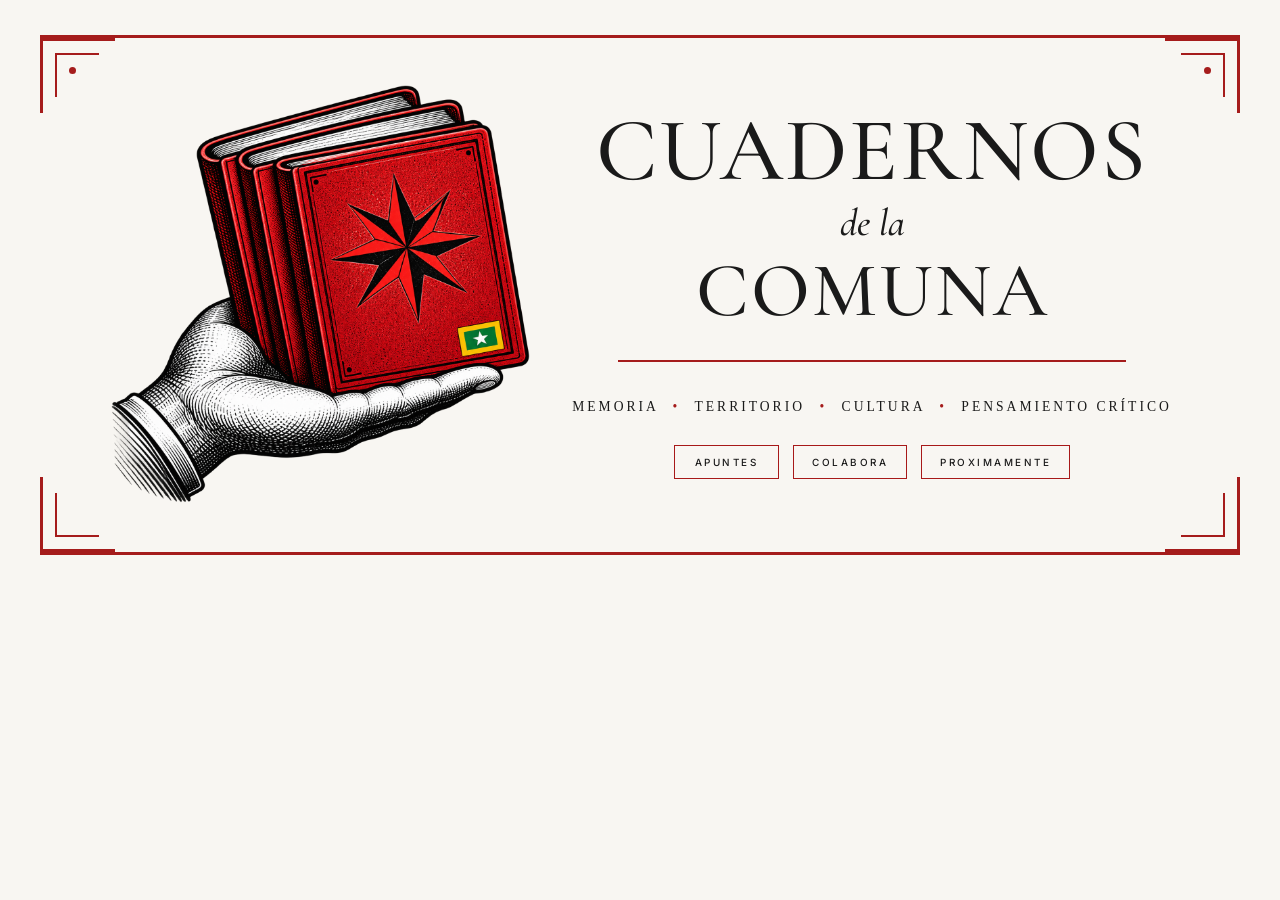
<file: index.html>
<!DOCTYPE html>
<html lang="es">

<head>

    <meta charset="UTF-8">

    <meta name="viewport" content="width=device-width, initial-scale=1.0">

    <title>Cuadernos de la Comuna</title>


    <!-- =========================================
         GOOGLE FONTS
         ========================================= -->

    <link rel="preconnect" href="https://fonts.googleapis.com">

    <link rel="preconnect" href="https://fonts.gstatic.com" crossorigin>


    <link
        href="https://fonts.googleapis.com/css2?family=Cormorant+Garamond:wght@300;400;500;600;700&family=Inter:wght@300;400;500;600&display=swap"
        rel="stylesheet">


    <!-- =========================================
         CSS
         ========================================= -->

    <link rel="stylesheet" href="css/style.css">

    <link rel="stylesheet" href="css/responsive.css">

        <!-- =========================================
         GOOGLE ANALYTICS
         ========================================= -->

    <!-- Google tag (gtag.js) -->

    <script async src="https://www.googletagmanager.com/gtag/js?id=G-1JS4JSB5B4"></script>

    <script>

        window.dataLayer = window.dataLayer || [];

        function gtag() {
            dataLayer.push(arguments);
        }

        gtag('js', new Date());

        gtag('config', 'G-1JS4JSB5B4');

    </script>


</head>


<body>


    <!-- =========================================
         PORTADA
         ========================================= -->

    <main class="hero">


        <div class="marco">


            <!-- =====================================
                 ESQUINAS DECORATIVAS
                 ===================================== -->

            <div class="esquina esquina-superior-izquierda"></div>

            <div class="esquina esquina-superior-derecha"></div>

            <div class="esquina esquina-inferior-izquierda"></div>

            <div class="esquina esquina-inferior-derecha"></div>



            <!-- =====================================
                 CONTENIDO DE LA PORTADA
                 ===================================== -->

            <div class="hero-grid">


                <!-- =================================
                     ILUSTRACIÓN
                     ================================= -->

                <div class="hero-logo">

                    <img
                        src="assets/img/Cuadernos de la comuna 3.png"
                        alt="Cuadernos de la Comuna">

                </div>



                <!-- =================================
                     TÍTULO
                     ================================= -->

                <div class="hero-title">


                    <h1>


                        <span class="linea1">

                            CUADERNOS

                        </span>


                        <span class="linea2">

                            de la

                        </span>


                        <span class="linea3">

                            COMUNA

                        </span>


                    </h1>



                    <!-- DIVISOR -->

                    <div class="hero-divider"></div>



                    <!-- LEMA -->

                    <p>

                        MEMORIA

                        <span>•</span>

                        TERRITORIO

                        <span>•</span>

                        CULTURA

                        <span>•</span>

                        PENSAMIENTO CRÍTICO

                    </p>



                    <!-- =================================
                         MENÚ PRINCIPAL
                         ================================= -->

                    <nav class="menu-principal">


                        <!-- APUNTES: FUNCIONA -->

                        <a href="columnas/index.html">

                            APUNTES

                        </a>



                        <!-- APOYA: FUTURO -->

                        <a href="colabora/index.html">

                            COLABORA

                        </a>



                        <!-- SOBRE: FUTURO -->

                        <a href="#">

                            PROXIMAMENTE

                        </a>


                    </nav>


                </div>


            </div>


        </div>


    </main>


</body>

</html>
</file>
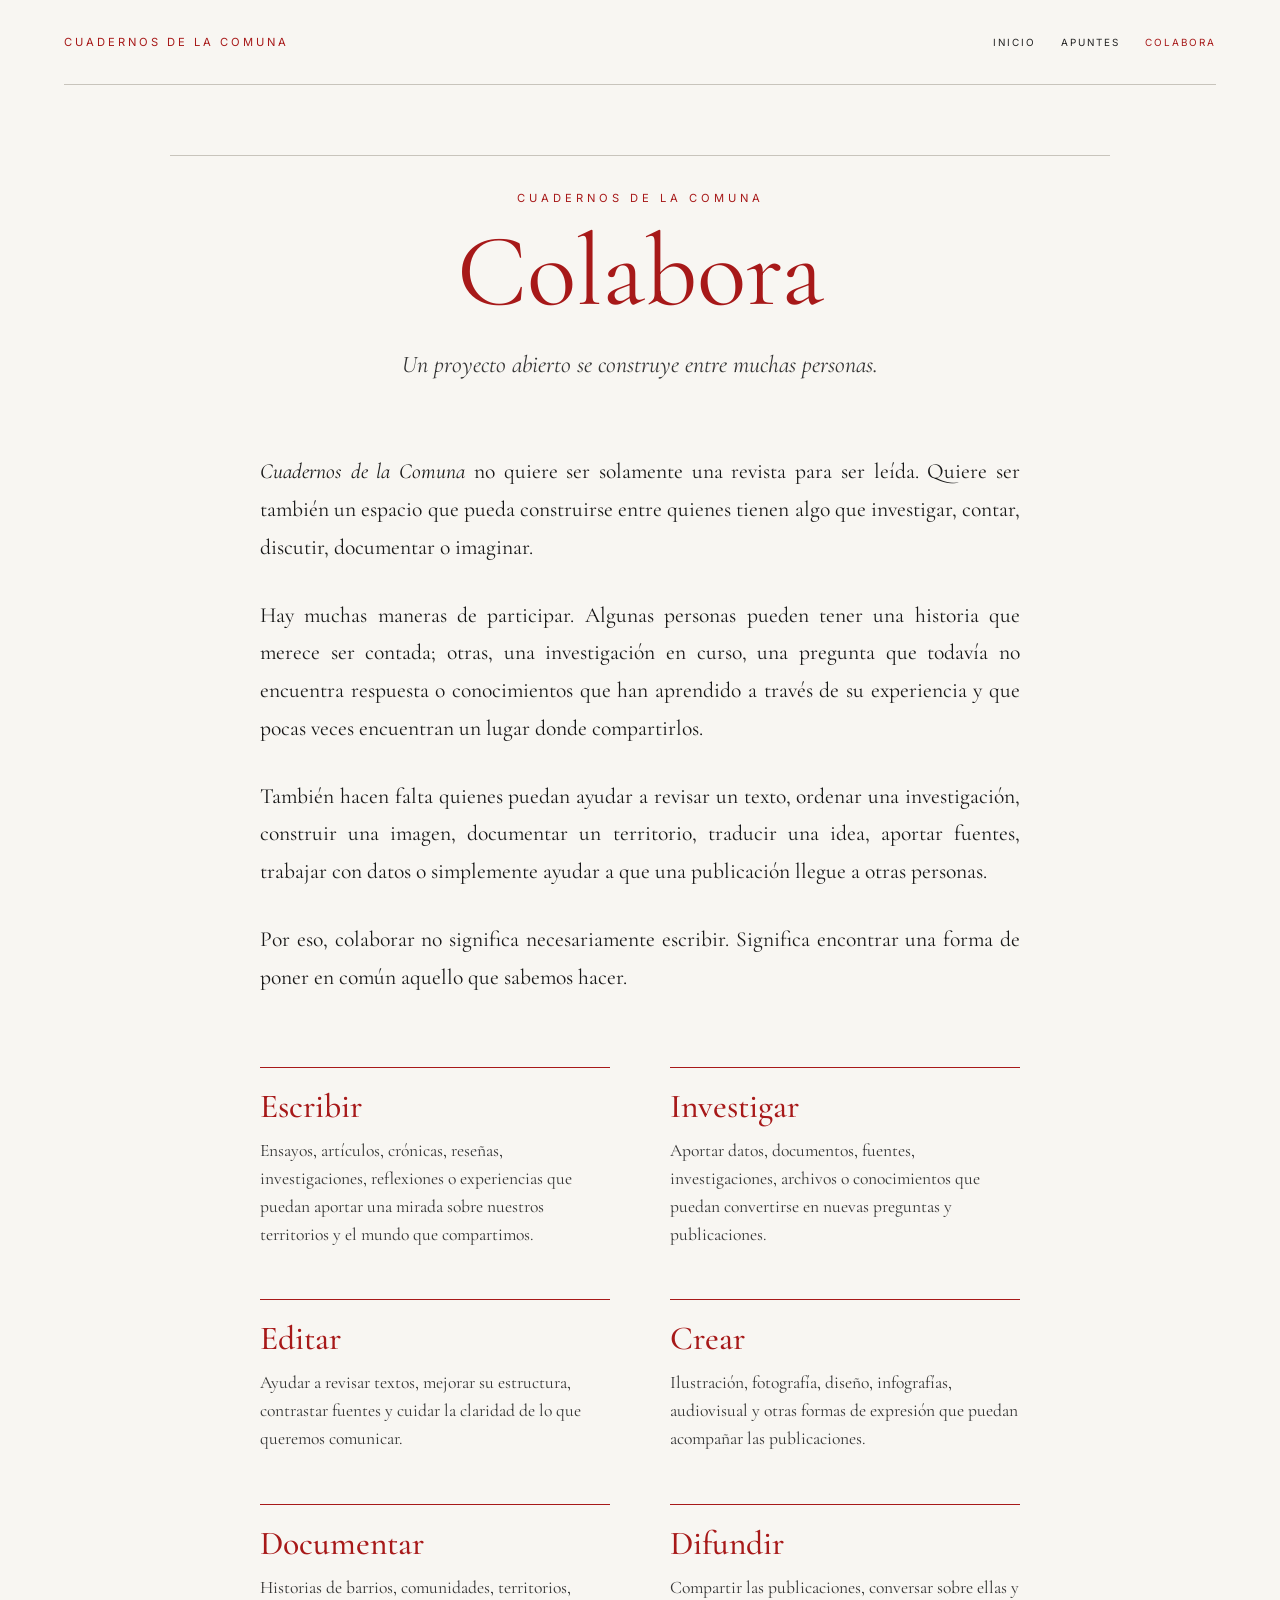
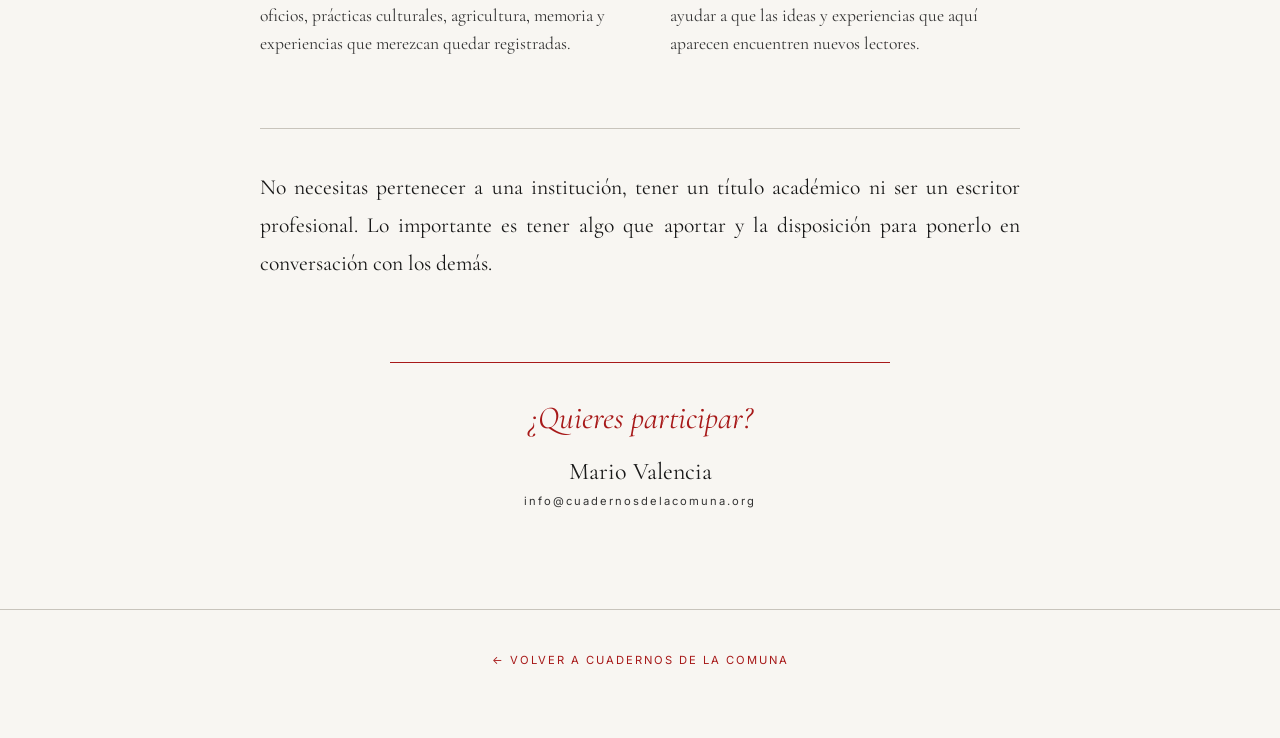
<file: colabora/index.html>
<!DOCTYPE html>
<html lang="es">

<head>

    <meta charset="UTF-8">

    <meta name="viewport" content="width=device-width, initial-scale=1.0">

    <title>Colabora | Cuadernos de la Comuna</title>


    <!-- Google Fonts -->

    <link rel="preconnect" href="https://fonts.googleapis.com">

    <link rel="preconnect" href="https://fonts.gstatic.com" crossorigin>

    <link
        href="https://fonts.googleapis.com/css2?family=Cormorant+Garamond:wght@300;400;500;600;700&family=Inter:wght@300;400;500;600&display=swap"
        rel="stylesheet">


    <!-- CSS -->

    <link rel="stylesheet" href="../css/style.css">

</head>


<body>


    <!-- =========================================
         ENCABEZADO
         ========================================= -->

    <header class="pagina-header">

        <a
            href="../index.html"
            class="pagina-marca">

            CUADERNOS DE LA COMUNA

        </a>


        <nav class="pagina-nav">

            <a href="../index.html">

                INICIO

            </a>


            <a href="../columnas/index.html">

                APUNTES

            </a>


            <a href="index.html" class="activo">

                COLABORA

            </a>

        </nav>

    </header>



    <!-- =========================================
         CONTENIDO
         ========================================= -->

    <main class="contenido-colabora">


        <header class="encabezado-colabora">

            <span class="separador"></span>


            <p class="etiqueta-colabora">

                CUADERNOS DE LA COMUNA

            </p>


            <h1>

                Colabora

            </h1>


            <p class="bajada-colabora">

                Un proyecto abierto se construye entre muchas
                personas.

            </p>

        </header>



        <!-- =========================================
             TEXTO
             ========================================= -->

        <article class="texto-colabora">


            <p>

                <em>Cuadernos de la Comuna</em> no quiere ser
                solamente una revista para ser leída. Quiere ser
                también un espacio que pueda construirse entre
                quienes tienen algo que investigar, contar,
                discutir, documentar o imaginar.

            </p>


            <p>

                Hay muchas maneras de participar. Algunas personas
                pueden tener una historia que merece ser contada;
                otras, una investigación en curso, una pregunta
                que todavía no encuentra respuesta o conocimientos
                que han aprendido a través de su experiencia y que
                pocas veces encuentran un lugar donde compartirlos.

            </p>


            <p>

                También hacen falta quienes puedan ayudar a
                revisar un texto, ordenar una investigación,
                construir una imagen, documentar un territorio,
                traducir una idea, aportar fuentes, trabajar con
                datos o simplemente ayudar a que una publicación
                llegue a otras personas.

            </p>


            <p>

                Por eso, colaborar no significa necesariamente
                escribir. Significa encontrar una forma de poner
                en común aquello que sabemos hacer.

            </p>



            <!-- =========================================
                 FORMAS DE COLABORAR
                 ========================================= -->

            <section class="formas-colaboracion">


                <div class="forma-colaboracion">

                    <h2>

                        Escribir

                    </h2>

                    <p>

                        Ensayos, artículos, crónicas, reseñas,
                        investigaciones, reflexiones o experiencias
                        que puedan aportar una mirada sobre nuestros
                        territorios y el mundo que compartimos.

                    </p>

                </div>



                <div class="forma-colaboracion">

                    <h2>

                        Investigar

                    </h2>

                    <p>

                        Aportar datos, documentos, fuentes,
                        investigaciones, archivos o conocimientos
                        que puedan convertirse en nuevas preguntas
                        y publicaciones.

                    </p>

                </div>



                <div class="forma-colaboracion">

                    <h2>

                        Editar

                    </h2>

                    <p>

                        Ayudar a revisar textos, mejorar su
                        estructura, contrastar fuentes y cuidar
                        la claridad de lo que queremos comunicar.

                    </p>

                </div>



                <div class="forma-colaboracion">

                    <h2>

                        Crear

                    </h2>

                    <p>

                        Ilustración, fotografía, diseño,
                        infografías, audiovisual y otras formas
                        de expresión que puedan acompañar las
                        publicaciones.

                    </p>

                </div>



                <div class="forma-colaboracion">

                    <h2>

                        Documentar

                    </h2>

                    <p>

                        Historias de barrios, comunidades,
                        territorios, oficios, prácticas culturales,
                        agricultura, memoria y experiencias que
                        merezcan quedar registradas.

                    </p>

                </div>



                <div class="forma-colaboracion">

                    <h2>

                        Difundir

                    </h2>

                    <p>

                        Compartir las publicaciones, conversar
                        sobre ellas y ayudar a que las ideas y
                        experiencias que aquí aparecen encuentren
                        nuevos lectores.

                    </p>

                </div>


            </section>



            <!-- =========================================
                 CIERRE
                 ========================================= -->

            <p class="cierre-colabora">

                No necesitas pertenecer a una institución, tener
                un título académico ni ser un escritor profesional.
                Lo importante es tener algo que aportar y la
                disposición para ponerlo en conversación con los
                demás.

            </p>


        </article>



        <!-- =========================================
             CONTACTO
             ========================================= -->

        <section class="contacto-colabora">


            <p class="contacto-titulo">

                ¿Quieres participar?

            </p>


            <p class="contacto-nombre">

                Mario Valencia

            </p>


            <a
                href="mailto:info@cuadernosdelacomuna.org"
                class="contacto-correo">

                info@cuadernosdelacomuna.org

            </a>


        </section>


    </main>



    <!-- =========================================
         PIE
         ========================================= -->

    <footer class="pagina-footer">

        <a href="../index.html">

            ← Volver a Cuadernos de la Comuna

        </a>

    </footer>


</body>

</html>
</file>
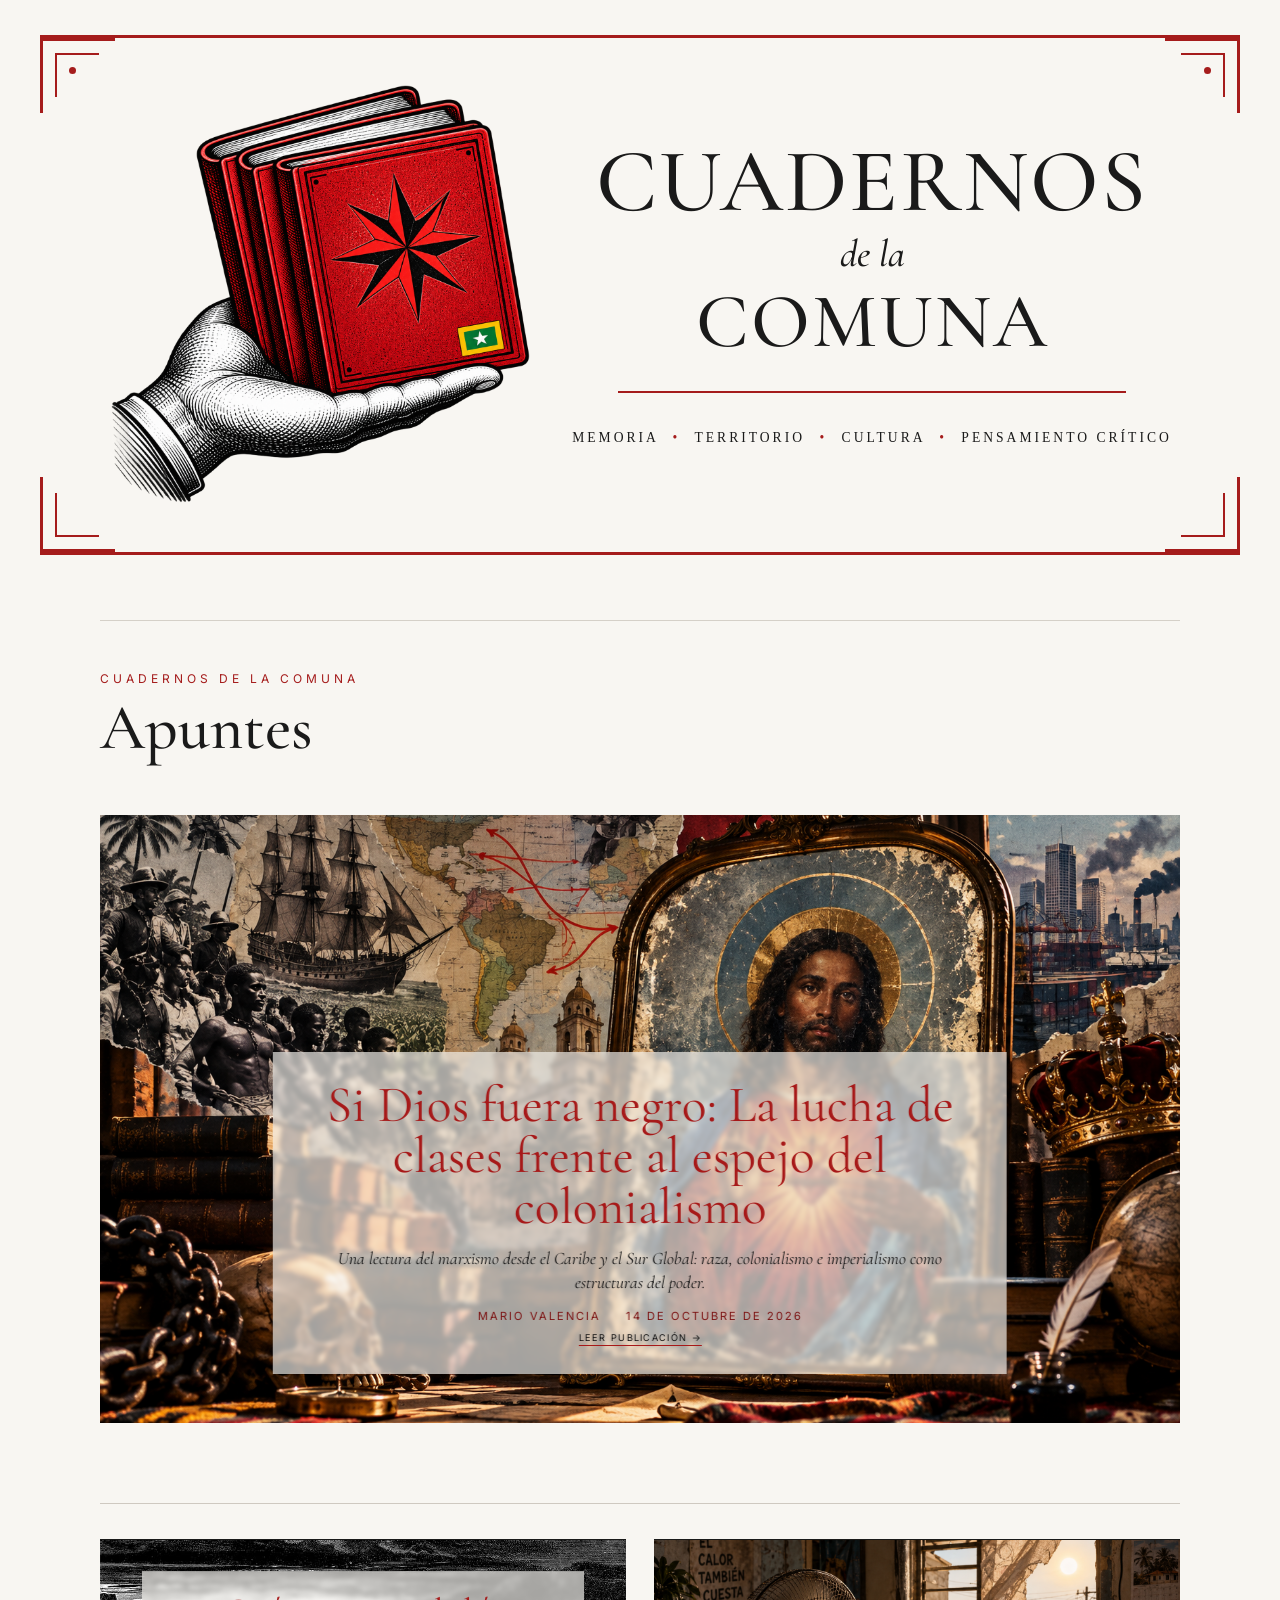
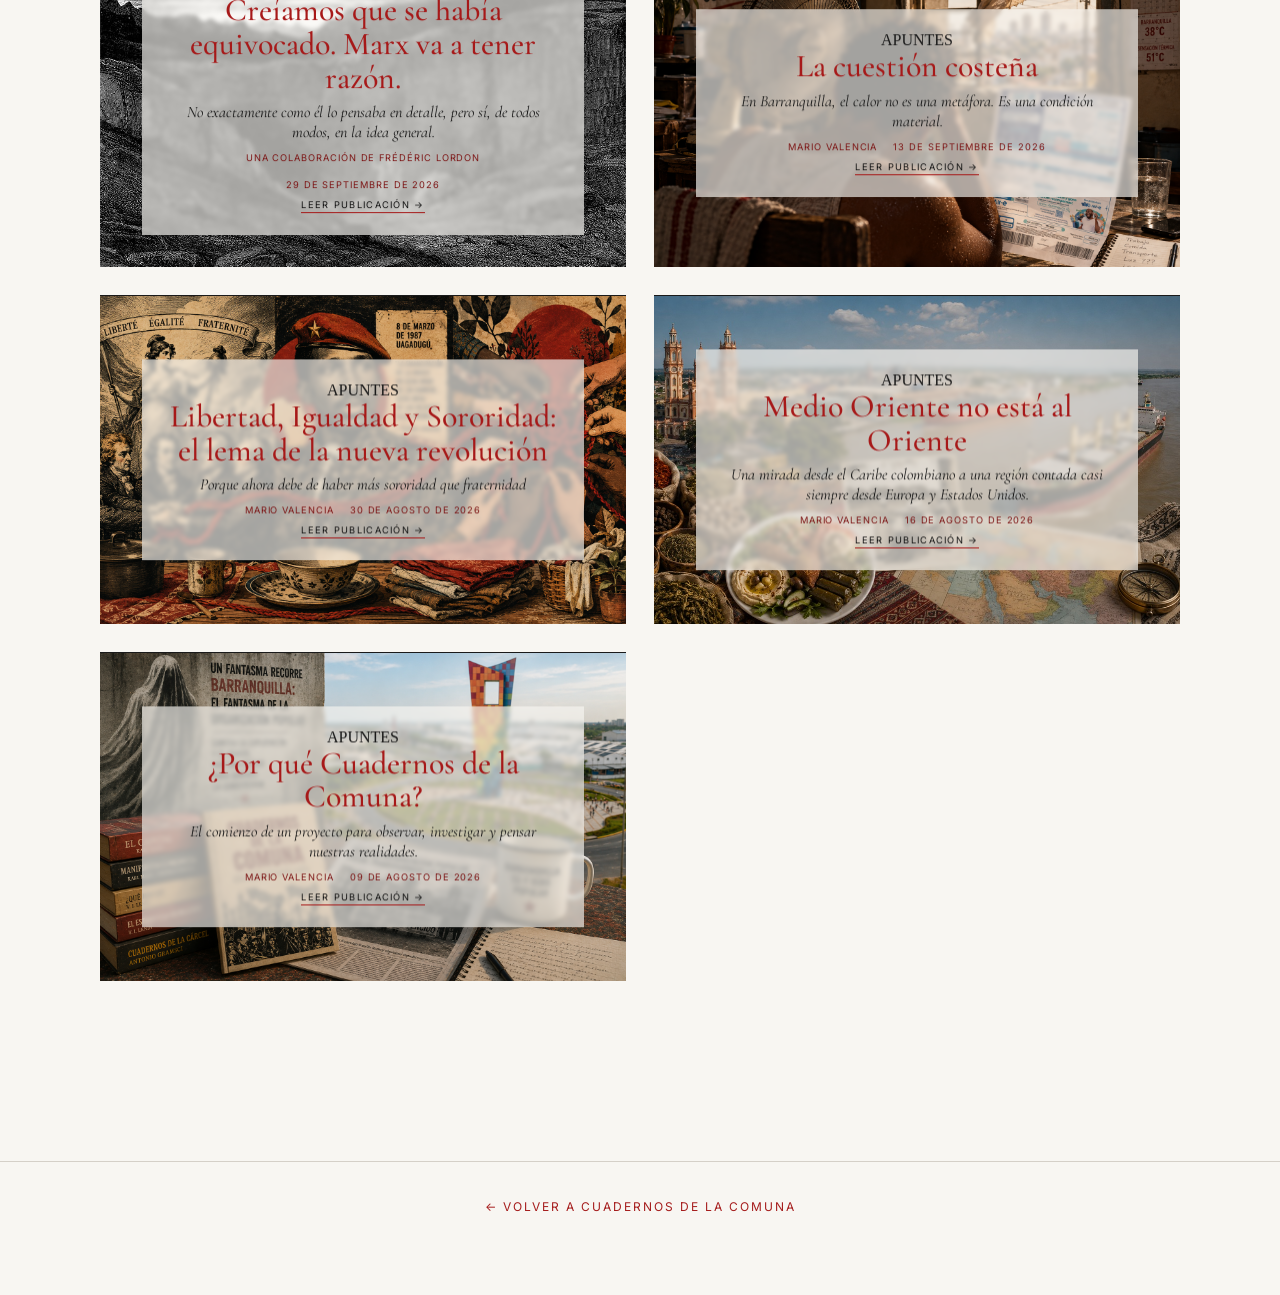
<file: columnas/index.html>
<!DOCTYPE html>
<html lang="es">

<head>

    <meta charset="UTF-8">
    <meta name="viewport" content="width=device-width, initial-scale=1.0">

    <title>Apuntes | Cuadernos de la Comuna</title>


    <!-- =========================================
         GOOGLE FONTS
         ========================================= -->

    <link rel="preconnect" href="https://fonts.googleapis.com">

    <link
        rel="preconnect"
        href="https://fonts.gstatic.com"
        crossorigin>

    <link
        href="https://fonts.googleapis.com/css2?family=Cormorant+Garamond:wght@300;400;500;600;700&family=Inter:wght@300;400;500;600&display=swap"
        rel="stylesheet">


    <!-- =========================================
         CSS
         ========================================= -->

    <link rel="stylesheet" href="../css/style.css">

    <link rel="stylesheet" href="../css/responsive.css">


    <!-- =========================================
         GOOGLE ANALYTICS
         ========================================= -->

    <script async src="https://www.googletagmanager.com/gtag/js?id=G-1JS4JSB5B4"></script>

    <script>

        window.dataLayer = window.dataLayer || [];

        function gtag() {
            dataLayer.push(arguments);
        }

        gtag('js', new Date());

        gtag('config', 'G-1JS4JSB5B4');

    </script>

</head>


<body>


    <!-- =================================================
         CABECERA PRINCIPAL DE CUADERNOS DE LA COMUNA
         ================================================= -->

    <header class="hero">

        <div class="marco">

            <div class="esquina esquina-superior-izquierda"></div>
            <div class="esquina esquina-superior-derecha"></div>
            <div class="esquina esquina-inferior-izquierda"></div>
            <div class="esquina esquina-inferior-derecha"></div>


            <div class="hero-grid">


                <!-- =====================================
                     ILUSTRACIÓN
                     ===================================== -->

                <div class="hero-logo">

                    <a href="../index.html">

                        <img
                            src="../assets/img/Cuadernos de la comuna 3.png"
                            alt="Cuadernos de la Comuna">

                    </a>

                </div>


                <!-- =====================================
                     TÍTULO
                     ===================================== -->

                <div class="hero-title">

                    <a
                        href="../index.html"
                        style="text-decoration: none; color: inherit;">

                        <h1>

                            <span class="linea1">
                                CUADERNOS
                            </span>

                            <span class="linea2">
                                de la
                            </span>

                            <span class="linea3">
                                COMUNA
                            </span>

                        </h1>

                    </a>


                    <!-- =================================
                         DIVISOR
                         ================================= -->

                    <div class="hero-divider"></div>


                    <!-- =================================
                         FRASE
                         ================================= -->

                    <p>

                        MEMORIA
                        <span>•</span>
                        TERRITORIO
                        <span>•</span>
                        CULTURA
                        <span>•</span>
                        PENSAMIENTO CRÍTICO

                    </p>


                </div>


            </div>

        </div>

    </header>



    <!-- =================================================
         CONTENIDO DE PUBLICACIONES
         ================================================= -->

    <main class="contenido">


        <div class="columnas">


            <!-- =========================================
                 ENCABEZADO DE LA SECCIÓN
                 ========================================= -->

            <header class="encabezado-seccion">

                <span class="separador"></span>

                <p>
                    CUADERNOS DE LA COMUNA
                </p>

                <h1>
                    Apuntes
                </h1>

            </header>



            <!-- =================================================
                 PUBLICACIÓN PRINCIPAL
                 COLUMNA 05
                 SI DIOS FUERA NEGRO
                 ================================================= -->

            <a
                href="../columnas/si-dios-fuera-negro.html"
                class="columna-card">


                <div class="columna-imagen">


                    <!-- IMAGEN -->

                    <img
                        src="../assets/img/columna-05-si-dios-fuera-negro.jpg"
                        alt="Si Dios fuera negro: La lucha de clases frente al espejo del colonialismo">


                    <!-- =================================
                         RECUADRO SOBRE LA IMAGEN
                         ================================= -->

                    <div class="columna-overlay">


                        <!-- TÍTULO -->

                        <h2>

                            Si Dios fuera negro: La lucha de clases frente al espejo del colonialismo

                        </h2>


                        <!-- SUBTÍTULO -->

                        <p>

                            Una lectura del marxismo desde el Caribe y el Sur Global:
                            raza, colonialismo e imperialismo como estructuras del poder.

                        </p>


                        <!-- AUTOR Y FECHA -->

                        <div class="overlay-info">

                            <span>
                                Mario Valencia
                            </span>

                            <span>
                                14 de octubre de 2026
                            </span>

                        </div>


                        <!-- ENLACE -->

                        <span class="card-leer">

                            LEER PUBLICACIÓN →

                        </span>


                    </div>


                </div>


            </a>



            <!-- =================================================
                 PUBLICACIONES ANTERIORES
                 ================================================= -->

            <section class="columnas-anteriores">



                <!-- =====================================
                     COLUMNA 04
                     FRÉDÉRIC LORDON
                     ===================================== -->

                <a
                    href="../columnas/marx-va-a-tener-razon.html"
                    class="columna-card-pequena">


                    <div class="card-imagen">


                        <!-- IMAGEN -->

                        <img
                            src="../assets/img/columna-04-marx-ia.jpg"
                            alt="Creíamos que se había equivocado. Marx va a tener razón.">


                        <!-- =================================
                             RECUADRO SOBRE LA IMAGEN
                             ================================= -->

                        <div class="card-overlay">


                            <!-- TÍTULO -->

                            <h3>

                                Creíamos que se había equivocado.
                                Marx va a tener razón.

                            </h3>


                            <!-- SUBTÍTULO -->

                            <p>

                                No exactamente como él lo pensaba en detalle,
                                pero sí, de todos modos, en la idea general.

                            </p>


                            <!-- AUTOR Y FECHA -->

                            <div class="card-info">

                                <span>
                                    Una colaboración de Frédéric Lordon
                                </span>

                                <span>
                                    29 de septiembre de 2026
                                </span>

                            </div>


                            <!-- ENLACE -->

                            <span class="card-leer">

                                LEER PUBLICACIÓN →

                            </span>


                        </div>


                    </div>


                </a>



                <!-- =====================================
                     COLUMNA 03
                     LA CUESTIÓN COSTEÑA
                     ===================================== -->

                <a
                    href="../columnas/la-cuestion-costena.html"
                    class="columna-card-pequena">


                    <div class="card-imagen">


                        <!-- IMAGEN -->

                        <img
                            src="../assets/img/columna-03-cuestion-costena.jpg"
                            alt="La cuestión costeña">


                        <!-- =================================
                             RECUADRO SOBRE LA IMAGEN
                             ================================= -->

                        <div class="card-overlay">


                            <!-- ETIQUETA -->

                            <span class="overlay-etiqueta">
                                APUNTES
                            </span>


                            <!-- TÍTULO -->

                            <h3>

                                La cuestión costeña

                            </h3>


                            <!-- SUBTÍTULO -->

                            <p>

                                En Barranquilla, el calor no es una metáfora.
                                Es una condición material.

                            </p>


                            <!-- AUTOR Y FECHA -->

                            <div class="card-info">

                                <span>
                                    Mario Valencia
                                </span>

                                <span>
                                    13 de septiembre de 2026
                                </span>

                            </div>


                            <!-- ENLACE -->

                            <span class="card-leer">

                                LEER PUBLICACIÓN →

                            </span>


                        </div>


                    </div>


                </a>



                <!-- =====================================
                     COLUMNA 02
                     LIBERTAD, IGUALDAD Y SORORIDAD
                     ===================================== -->

                <a
                    href="../columnas/libertad-igualdad-sororidad.html"
                    class="columna-card-pequena">


                    <div class="card-imagen">


                        <!-- IMAGEN -->

                        <img
                            src="../assets/img/columna-02-libertad-igualdad-sororidad.jpg"
                            alt="Libertad, Igualdad y Sororidad: el lema de la nueva revolución">


                        <!-- =================================
                             RECUADRO SOBRE LA IMAGEN
                             ================================= -->

                        <div class="card-overlay">


                            <!-- ETIQUETA -->

                            <span class="overlay-etiqueta">
                                APUNTES
                            </span>


                            <!-- TÍTULO -->

                            <h3>

                                Libertad, Igualdad y Sororidad:
                                el lema de la nueva revolución

                            </h3>


                            <!-- SUBTÍTULO -->

                            <p>

                                Porque ahora debe de haber más
                                sororidad que fraternidad

                            </p>


                            <!-- AUTOR Y FECHA -->

                            <div class="card-info">

                                <span>
                                    Mario Valencia
                                </span>

                                <span>
                                    30 de agosto de 2026
                                </span>

                            </div>


                            <!-- ENLACE -->

                            <span class="card-leer">

                                LEER PUBLICACIÓN →

                            </span>


                        </div>


                    </div>


                </a>



                <!-- =====================================
                     COLUMNA 01
                     MEDIO ORIENTE
                     ===================================== -->

                <a
                    href="../columnas/medio-oriente.html"
                    class="columna-card-pequena">


                    <div class="card-imagen">


                        <!-- IMAGEN -->

                        <img
                            src="../assets/img/columna-01-medio-oriente.jpg"
                            alt="Medio Oriente no está al Oriente">


                        <!-- =================================
                             RECUADRO SOBRE LA IMAGEN
                             ================================= -->

                        <div class="card-overlay">


                            <!-- ETIQUETA -->

                            <span class="overlay-etiqueta">
                                APUNTES
                            </span>


                            <!-- TÍTULO -->

                            <h3>

                                Medio Oriente no está al Oriente

                            </h3>


                            <!-- SUBTÍTULO -->

                            <p>

                                Una mirada desde el Caribe
                                colombiano a una región
                                contada casi siempre desde
                                Europa y Estados Unidos.

                            </p>


                            <!-- AUTOR Y FECHA -->

                            <div class="card-info">

                                <span>
                                    Mario Valencia
                                </span>

                                <span>
                                    16 de agosto de 2026
                                </span>

                            </div>


                            <!-- ENLACE -->

                            <span class="card-leer">

                                LEER PUBLICACIÓN →

                            </span>


                        </div>


                    </div>


                </a>



                <!-- =====================================
                     COLUMNA 00
                     ¿POR QUÉ CUADERNOS?
                     ===================================== -->

                <a
                    href="../columnas/por-que-cuadernos.html"
                    class="columna-card-pequena">


                    <div class="card-imagen">


                        <!-- IMAGEN -->

                        <img
                            src="../assets/img/columna-00-cuadernos.jpg"
                            alt="¿Por qué Cuadernos de la Comuna?">


                        <!-- =================================
                             RECUADRO SOBRE LA IMAGEN
                             ================================= -->

                        <div class="card-overlay">


                            <!-- ETIQUETA -->

                            <span class="overlay-etiqueta">
                                APUNTES
                            </span>


                            <!-- TÍTULO -->

                            <h3>

                                ¿Por qué Cuadernos de la Comuna?

                            </h3>


                            <!-- SUBTÍTULO -->

                            <p>

                                El comienzo de un proyecto
                                para observar, investigar
                                y pensar nuestras realidades.

                            </p>


                            <!-- AUTOR Y FECHA -->

                            <div class="card-info">

                                <span>
                                    Mario Valencia
                                </span>

                                <span>
                                    09 de agosto de 2026
                                </span>

                            </div>


                            <!-- ENLACE -->

                            <span class="card-leer">

                                LEER PUBLICACIÓN →

                            </span>


                        </div>


                    </div>


                </a>



            </section>


        </div>


    </main>



    <!-- =========================================
         PIE DE PÁGINA
         ========================================= -->

    <footer class="articulo-footer">

        <a href="../index.html">

            ← Volver a Cuadernos de la Comuna

        </a>

    </footer>


</body>

</html>
</file>
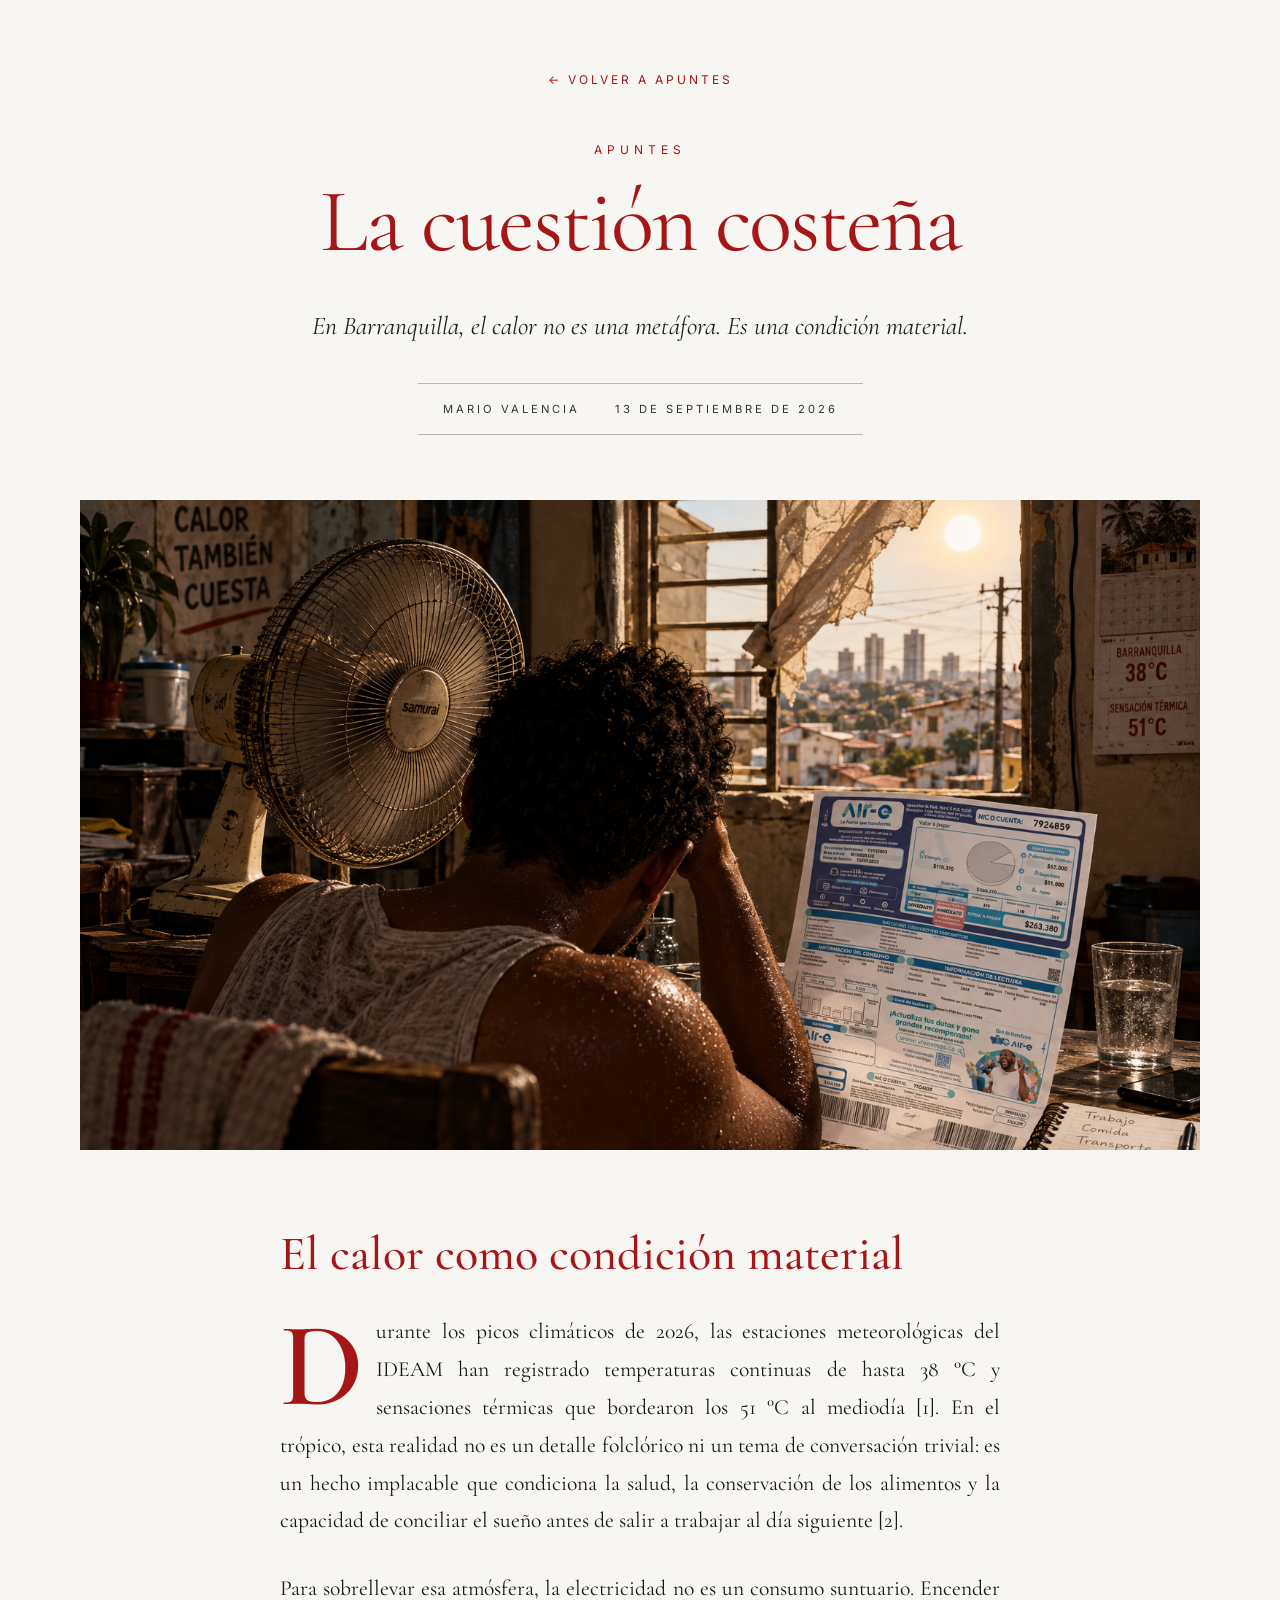
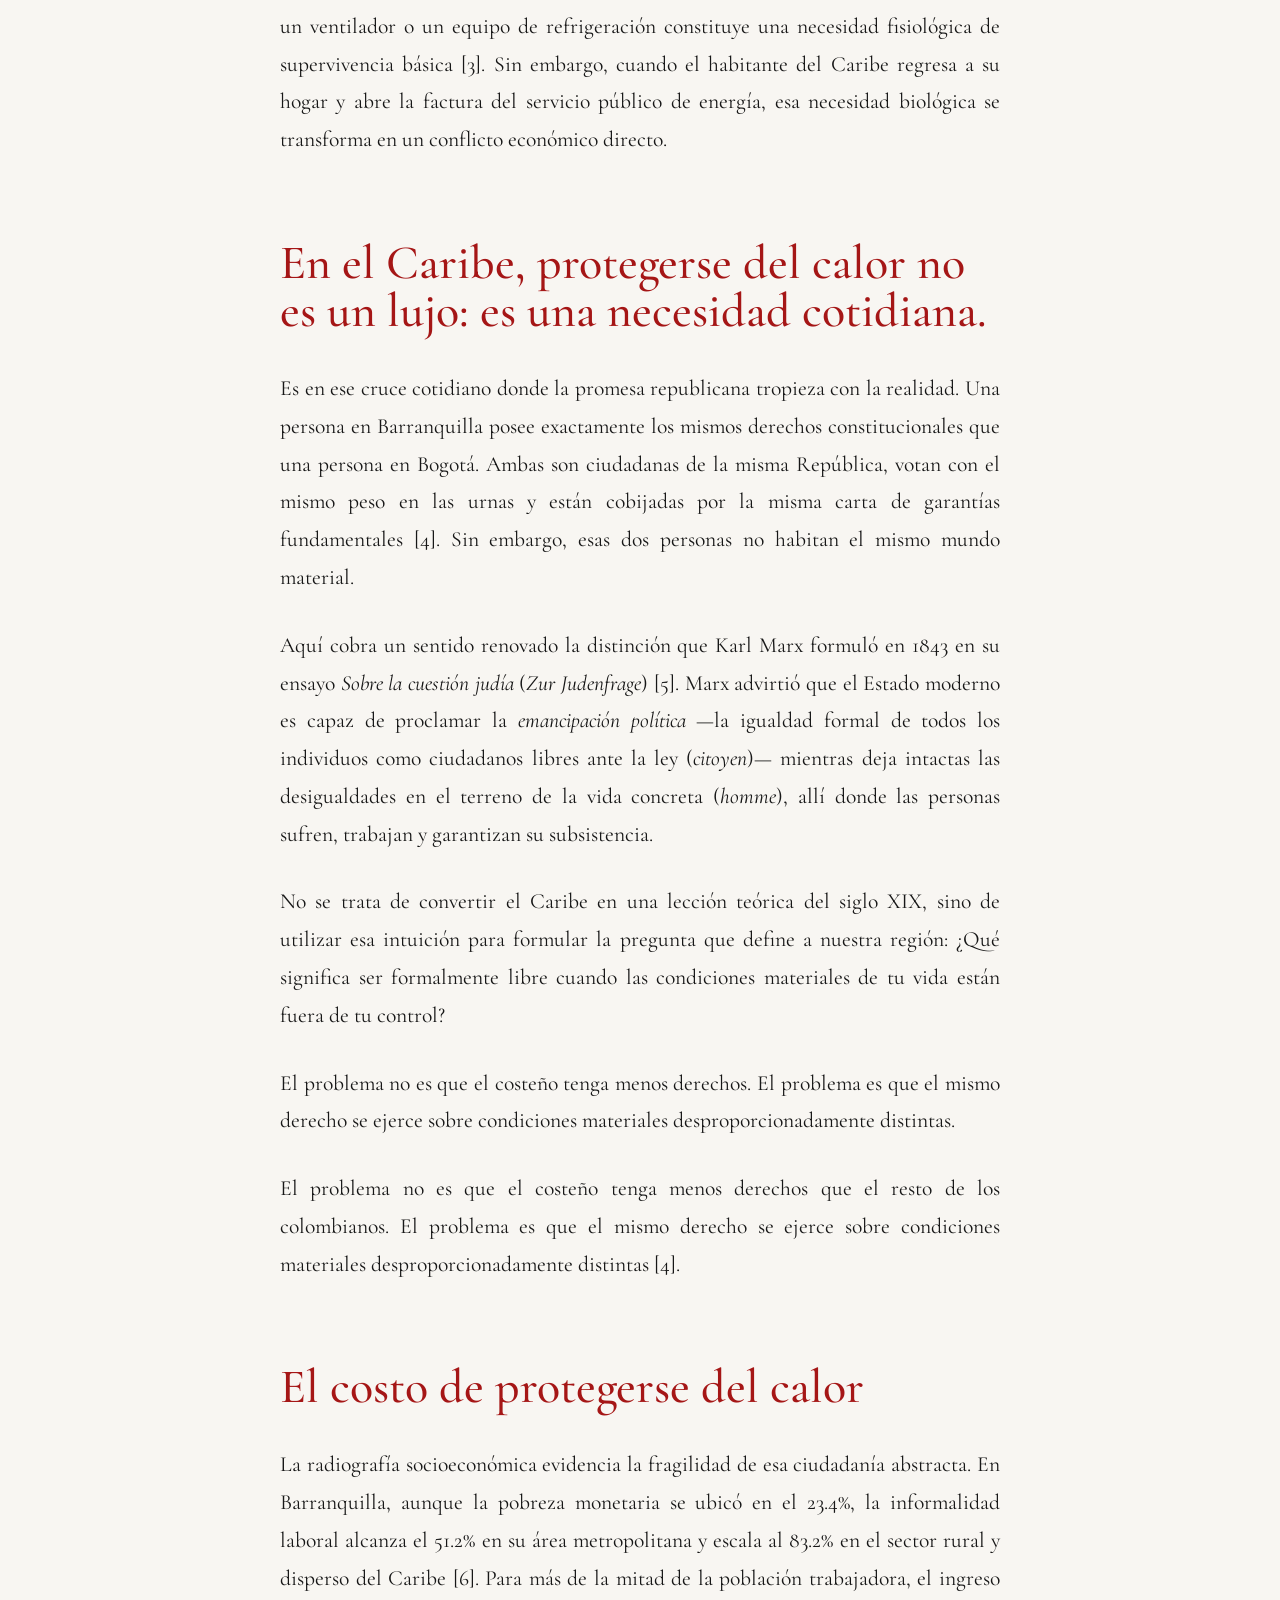
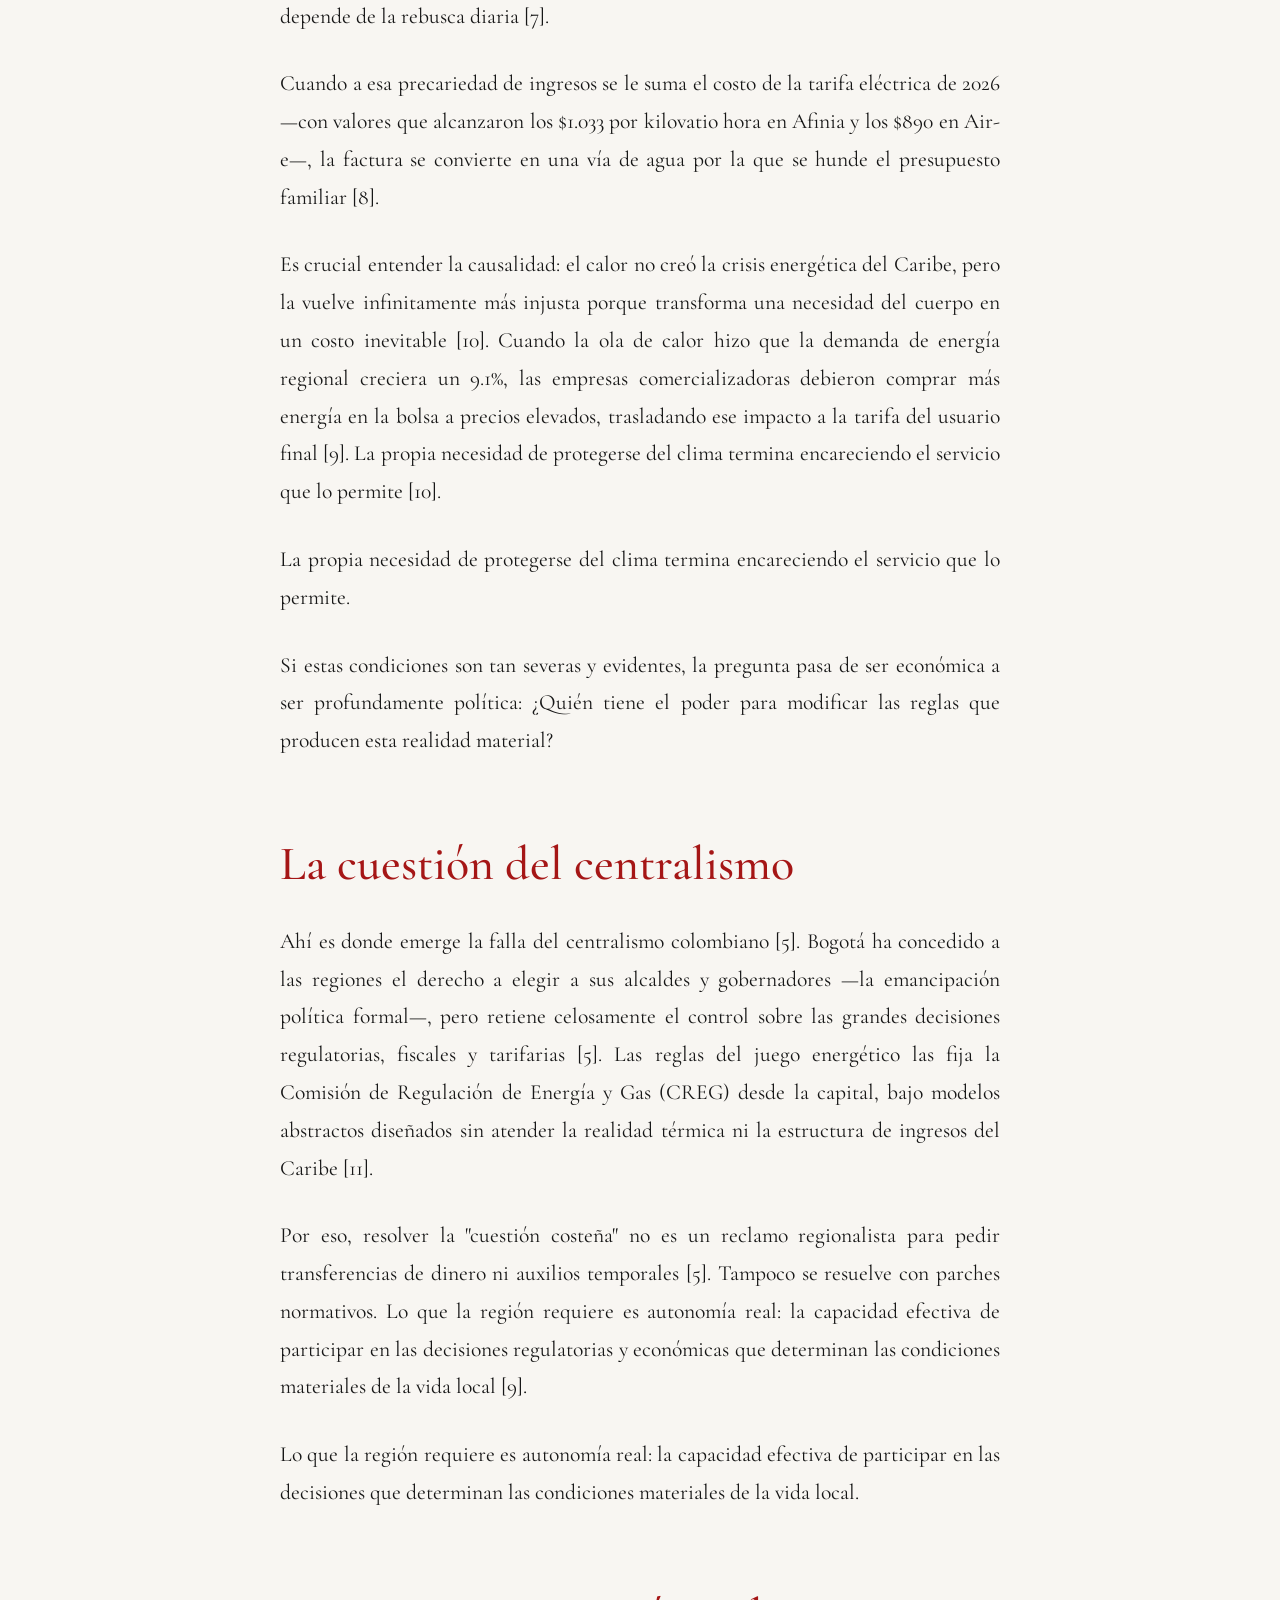
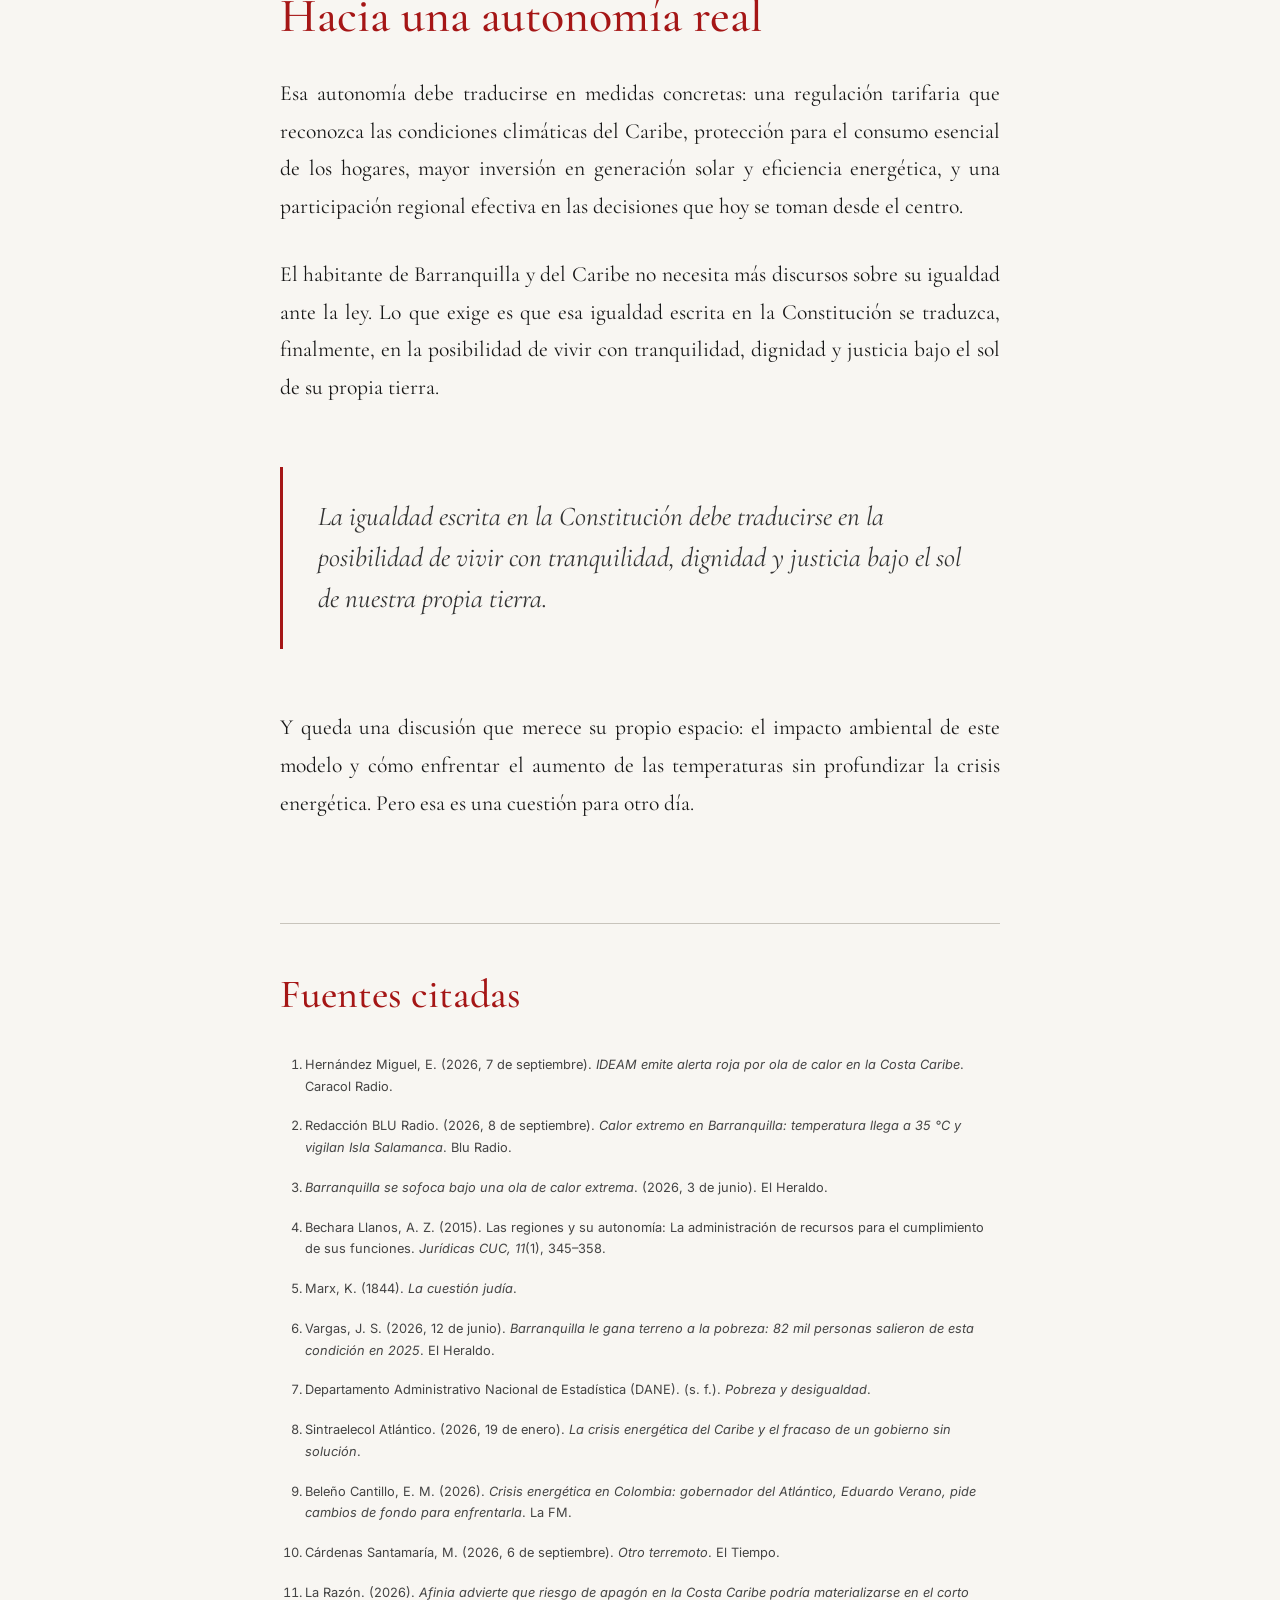
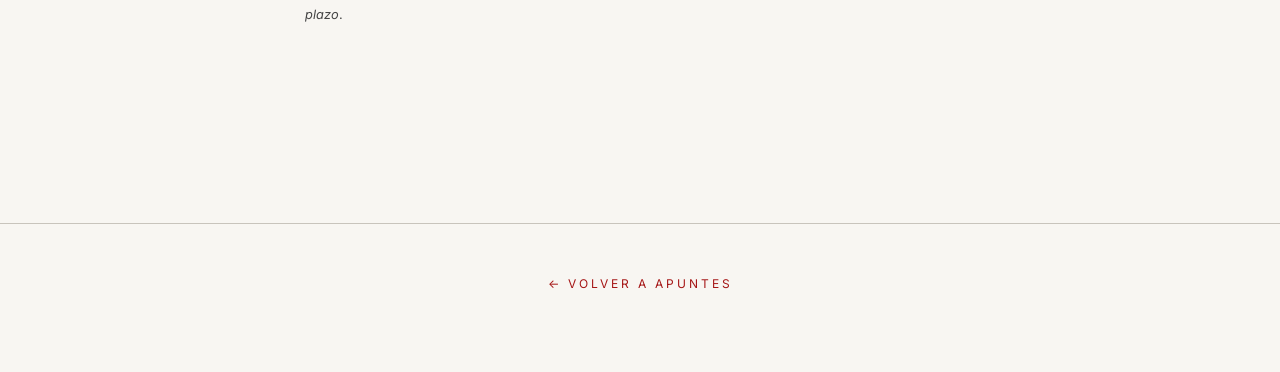
<file: columnas/la-cuestion-costena.html>
<!DOCTYPE html>
<html lang="es">

<head>

    <meta charset="UTF-8">
    <meta name="viewport" content="width=device-width, initial-scale=1.0">

    <title>La cuestión costeña | Cuadernos de la Comuna</title>


    <!-- =========================================
         GOOGLE FONTS
         ========================================= -->

    <link rel="preconnect" href="https://fonts.googleapis.com">
    <link rel="preconnect" href="https://fonts.gstatic.com" crossorigin>

    <link
        href="https://fonts.googleapis.com/css2?family=Cormorant+Garamond:wght@300;400;500;600;700&family=Inter:wght@300;400;500;600&display=swap"
        rel="stylesheet">


    <!-- =========================================
         CSS
         ========================================= -->

    <link rel="stylesheet" href="../css/style.css">
    <link rel="stylesheet" href="../css/articulo.css">


    <!-- =========================================
         GOOGLE ANALYTICS
         ========================================= -->

    <script async src="https://www.googletagmanager.com/gtag/js?id=G-1JS4JSB5B4"></script>

    <script>

        window.dataLayer = window.dataLayer || [];

        function gtag() {
            dataLayer.push(arguments);
        }

        gtag('js', new Date());
        gtag('config', 'G-1JS4JSB5B4');

    </script>

</head>


<body>


    <!-- =================================================
         ENCABEZADO DEL ARTÍCULO
         ================================================= -->

    <header class="articulo-header">

        <a href="index.html" class="volver">
            ← VOLVER A APUNTES
        </a>


        <div class="articulo-etiqueta">
            APUNTES
        </div>


        <h1>
            La cuestión costeña
        </h1>


        <p class="articulo-bajada">
            En Barranquilla, el calor no es una metáfora. Es una condición material.

        </p>


        <div class="articulo-info">

            <span>
                Mario Valencia
            </span>

            <span>
                13 de septiembre de 2026
            </span>

        </div>

    </header>



    <!-- =================================================
         IMAGEN PRINCIPAL
         ================================================= -->

    <figure class="articulo-imagen">

        <img
            src="../assets/img/columna-03-cuestion-costena.jpg"
            alt="La cuestión costeña">

    </figure>



    <!-- =================================================
         TEXTO DEL ARTÍCULO
         ================================================= -->

    <main class="texto-articulo">


        <!-- =========================================
             INTRODUCCIÓN
             ========================================= -->


        <h2>
            El calor como condición material
        </h2>


        <p>
            <span class="capitular">D</span>urante los picos climáticos de 2026, las estaciones meteorológicas del IDEAM han registrado temperaturas continuas de hasta 38 °C y sensaciones térmicas que bordearon los 51 °C al mediodía [1]. En el trópico, esta realidad no es un detalle folclórico ni un tema de conversación trivial: es un hecho implacable que condiciona la salud, la conservación de los alimentos y la capacidad de conciliar el sueño antes de salir a trabajar al día siguiente [2].
        </p>


        <p>
            Para sobrellevar esa atmósfera, la electricidad no es un consumo suntuario. Encender un ventilador o un equipo de refrigeración constituye una necesidad fisiológica de supervivencia básica [3]. Sin embargo, cuando el habitante del Caribe regresa a su hogar y abre la factura del servicio público de energía, esa necesidad biológica se transforma en un conflicto económico directo.
        </p>


        <h2>
            En el Caribe, protegerse del calor no es un lujo: es una necesidad cotidiana.
        </h2>


        <p>
            Es en ese cruce cotidiano donde la promesa republicana tropieza con la realidad. Una persona en Barranquilla posee exactamente los mismos derechos constitucionales que una persona en Bogotá. Ambas son ciudadanas de la misma República, votan con el mismo peso en las urnas y están cobijadas por la misma carta de garantías fundamentales [4]. Sin embargo, esas dos personas no habitan el mismo mundo material.
        </p>


        <p>
            Aquí cobra un sentido renovado la distinción que Karl Marx formuló en 1843 en su ensayo <em>Sobre la cuestión judía</em> (<em>Zur Judenfrage</em>) [5]. Marx advirtió que el Estado moderno es capaz de proclamar la <em>emancipación política</em> —la igualdad formal de todos los individuos como ciudadanos libres ante la ley (<em>citoyen</em>)— mientras deja intactas las desigualdades en el terreno de la vida concreta (<em>homme</em>), allí donde las personas sufren, trabajan y garantizan su subsistencia.
        </p>


        <p>
            No se trata de convertir el Caribe en una lección teórica del siglo XIX, sino de utilizar esa intuición para formular la pregunta que define a nuestra región: ¿Qué significa ser formalmente libre cuando las condiciones materiales de tu vida están fuera de tu control?
        </p>


        <p>
            El problema no es que el costeño tenga menos derechos. El problema es que el mismo derecho se ejerce sobre condiciones materiales desproporcionadamente distintas.
        </p>


        <p>
            El problema no es que el costeño tenga menos derechos que el resto de los colombianos. El problema es que el mismo derecho se ejerce sobre condiciones materiales desproporcionadamente distintas [4].
        </p>



        <!-- =========================================
             ECONOMÍA Y ENERGÍA
             ========================================= -->

        <h2>
            El costo de protegerse del calor
        </h2>


        <p>
            La radiografía socioeconómica evidencia la fragilidad de esa ciudadanía abstracta. En Barranquilla, aunque la pobreza monetaria se ubicó en el 23.4%, la informalidad laboral alcanza el 51.2% en su área metropolitana y escala al 83.2% en el sector rural y disperso del Caribe [6]. Para más de la mitad de la población trabajadora, el ingreso depende de la rebusca diaria [7].
        </p>


        <p>
            Cuando a esa precariedad de ingresos se le suma el costo de la tarifa eléctrica de 2026 —con valores que alcanzaron los $1.033 por kilovatio hora en Afinia y los $890 en Air-e—, la factura se convierte en una vía de agua por la que se hunde el presupuesto familiar [8].
        </p>


        <p>
            Es crucial entender la causalidad: el calor no creó la crisis energética del Caribe, pero la vuelve infinitamente más injusta porque transforma una necesidad del cuerpo en un costo inevitable [10]. Cuando la ola de calor hizo que la demanda de energía regional creciera un 9.1%, las empresas comercializadoras debieron comprar más energía en la bolsa a precios elevados, trasladando ese impacto a la tarifa del usuario final [9]. La propia necesidad de protegerse del clima termina encareciendo el servicio que lo permite [10].
        </p>


        <p>
            La propia necesidad de protegerse del clima termina encareciendo el servicio que lo permite.
        </p>


        <p>
            Si estas condiciones son tan severas y evidentes, la pregunta pasa de ser económica a ser profundamente política: ¿Quién tiene el poder para modificar las reglas que producen esta realidad material?
        </p>



        <!-- =========================================
             CENTRALISMO
             ========================================= -->

        <h2>
            La cuestión del centralismo
        </h2>


        <p>
            Ahí es donde emerge la falla del centralismo colombiano [5]. Bogotá ha concedido a las regiones el derecho a elegir a sus alcaldes y gobernadores —la emancipación política formal—, pero retiene celosamente el control sobre las grandes decisiones regulatorias, fiscales y tarifarias [5]. Las reglas del juego energético las fija la Comisión de Regulación de Energía y Gas (CREG) desde la capital, bajo modelos abstractos diseñados sin atender la realidad térmica ni la estructura de ingresos del Caribe [11].
        </p>


        <p>
            Por eso, resolver la "cuestión costeña" no es un reclamo regionalista para pedir transferencias de dinero ni auxilios temporales [5]. Tampoco se resuelve con parches normativos. Lo que la región requiere es autonomía real: la capacidad efectiva de participar en las decisiones regulatorias y económicas que determinan las condiciones materiales de la vida local [9].
        </p>


        <p>
            Lo que la región requiere es autonomía real: la capacidad efectiva de participar en las decisiones que determinan las condiciones materiales de la vida local.
        </p>



        <!-- =========================================
             CONCLUSIÓN
             ========================================= -->

        <h2>
            Hacia una autonomía real
        </h2>


        <p>
            Esa autonomía debe traducirse en medidas concretas: una regulación tarifaria que reconozca las condiciones climáticas del Caribe, protección para el consumo esencial de los hogares, mayor inversión en generación solar y eficiencia energética, y una participación regional efectiva en las decisiones que hoy se toman desde el centro.
        </p>


        <p>
            El habitante de Barranquilla y del Caribe no necesita más discursos sobre su igualdad ante la ley. Lo que exige es que esa igualdad escrita en la Constitución se traduzca, finalmente, en la posibilidad de vivir con tranquilidad, dignidad y justicia bajo el sol de su propia tierra.
        </p>


        <blockquote>
            La igualdad escrita en la Constitución debe traducirse en la posibilidad de vivir con tranquilidad, dignidad y justicia bajo el sol de nuestra propia tierra.
        </blockquote>


        <p>
            Y queda una discusión que merece su propio espacio: el impacto ambiental de este modelo y cómo enfrentar el aumento de las temperaturas sin profundizar la crisis energética. Pero esa es una cuestión para otro día.
        </p>



        <!-- =================================================
             FUENTES CITADAS
             ================================================= -->

        <section class="referencias">

            <h2>
                Fuentes citadas
            </h2>


            <ol>

                <li>
                    Hernández Miguel, E. (2026, 7 de septiembre).
                    <em>IDEAM emite alerta roja por ola de calor en la Costa Caribe</em>.
                    Caracol Radio.
                </li>


                <li>
                    Redacción BLU Radio. (2026, 8 de septiembre).
                    <em>Calor extremo en Barranquilla: temperatura llega a 35 °C y vigilan Isla Salamanca</em>.
                    Blu Radio.
                </li>


                <li>
                    <em>Barranquilla se sofoca bajo una ola de calor extrema</em>.
                    (2026, 3 de junio). El Heraldo.
                </li>


                <li>
                    Bechara Llanos, A. Z. (2015).
                    Las regiones y su autonomía: La administración de recursos para el cumplimiento de sus funciones.
                    <em>Jurídicas CUC, 11</em>(1), 345–358.
                </li>


                <li>
                    Marx, K. (1844).
                    <em>La cuestión judía</em>.
                </li>


                <li>
                    Vargas, J. S. (2026, 12 de junio).
                    <em>Barranquilla le gana terreno a la pobreza: 82 mil personas salieron de esta condición en 2025</em>.
                    El Heraldo.
                </li>


                <li>
                    Departamento Administrativo Nacional de Estadística (DANE).
                    (s. f.). <em>Pobreza y desigualdad</em>.
                </li>


                <li>
                    Sintraelecol Atlántico. (2026, 19 de enero).
                    <em>La crisis energética del Caribe y el fracaso de un gobierno sin solución</em>.
                </li>


                <li>
                    Beleño Cantillo, E. M. (2026).
                    <em>Crisis energética en Colombia: gobernador del Atlántico, Eduardo Verano, pide cambios de fondo para enfrentarla</em>.
                    La FM.
                </li>


                <li>
                    Cárdenas Santamaría, M. (2026, 6 de septiembre).
                    <em>Otro terremoto</em>.
                    El Tiempo.
                </li>


                <li>
                    La Razón. (2026).
                    <em>Afinia advierte que riesgo de apagón en la Costa Caribe podría materializarse en el corto plazo</em>.
                </li>

            </ol>

        </section>


    </main>



    <!-- =================================================
         PIE DE PÁGINA
         ================================================= -->

    <footer class="articulo-footer">

        <a href="index.html">
            ← Volver a Apuntes
        </a>

    </footer>


</body>

</html>
</file>
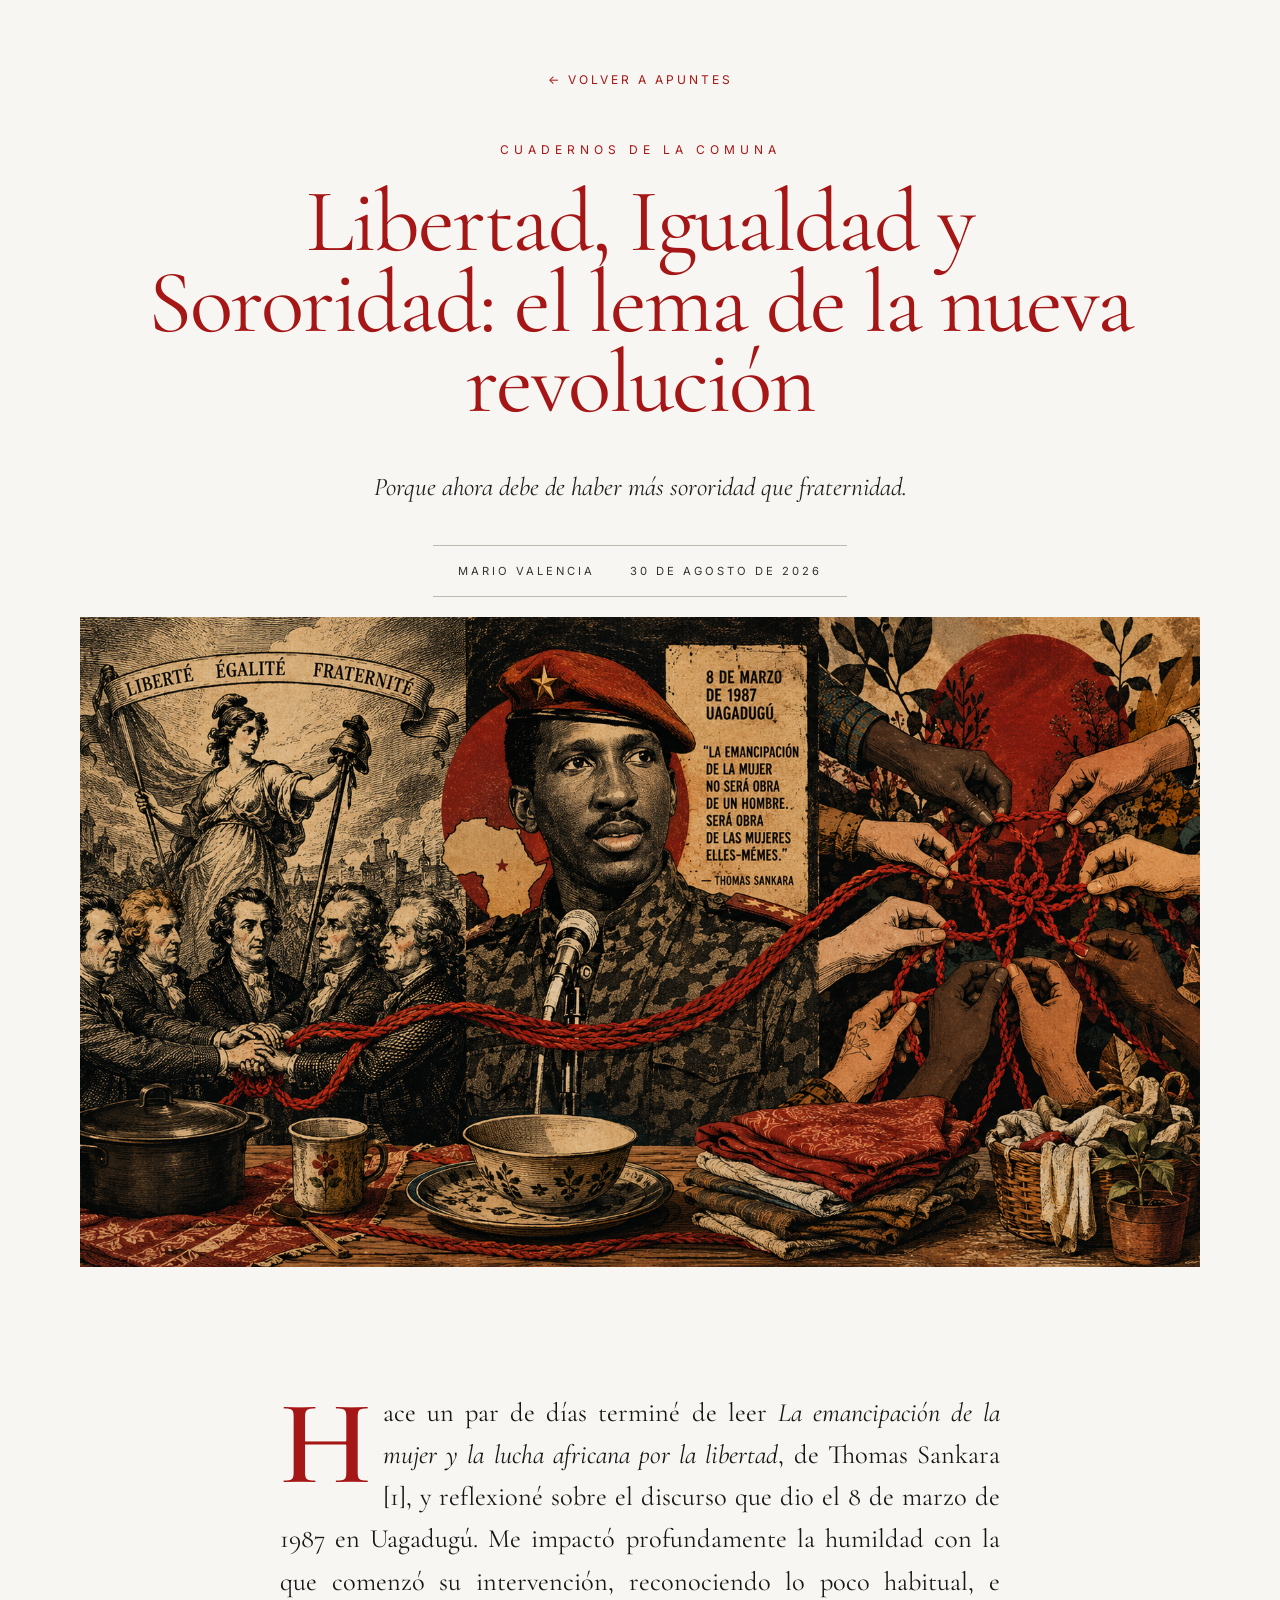
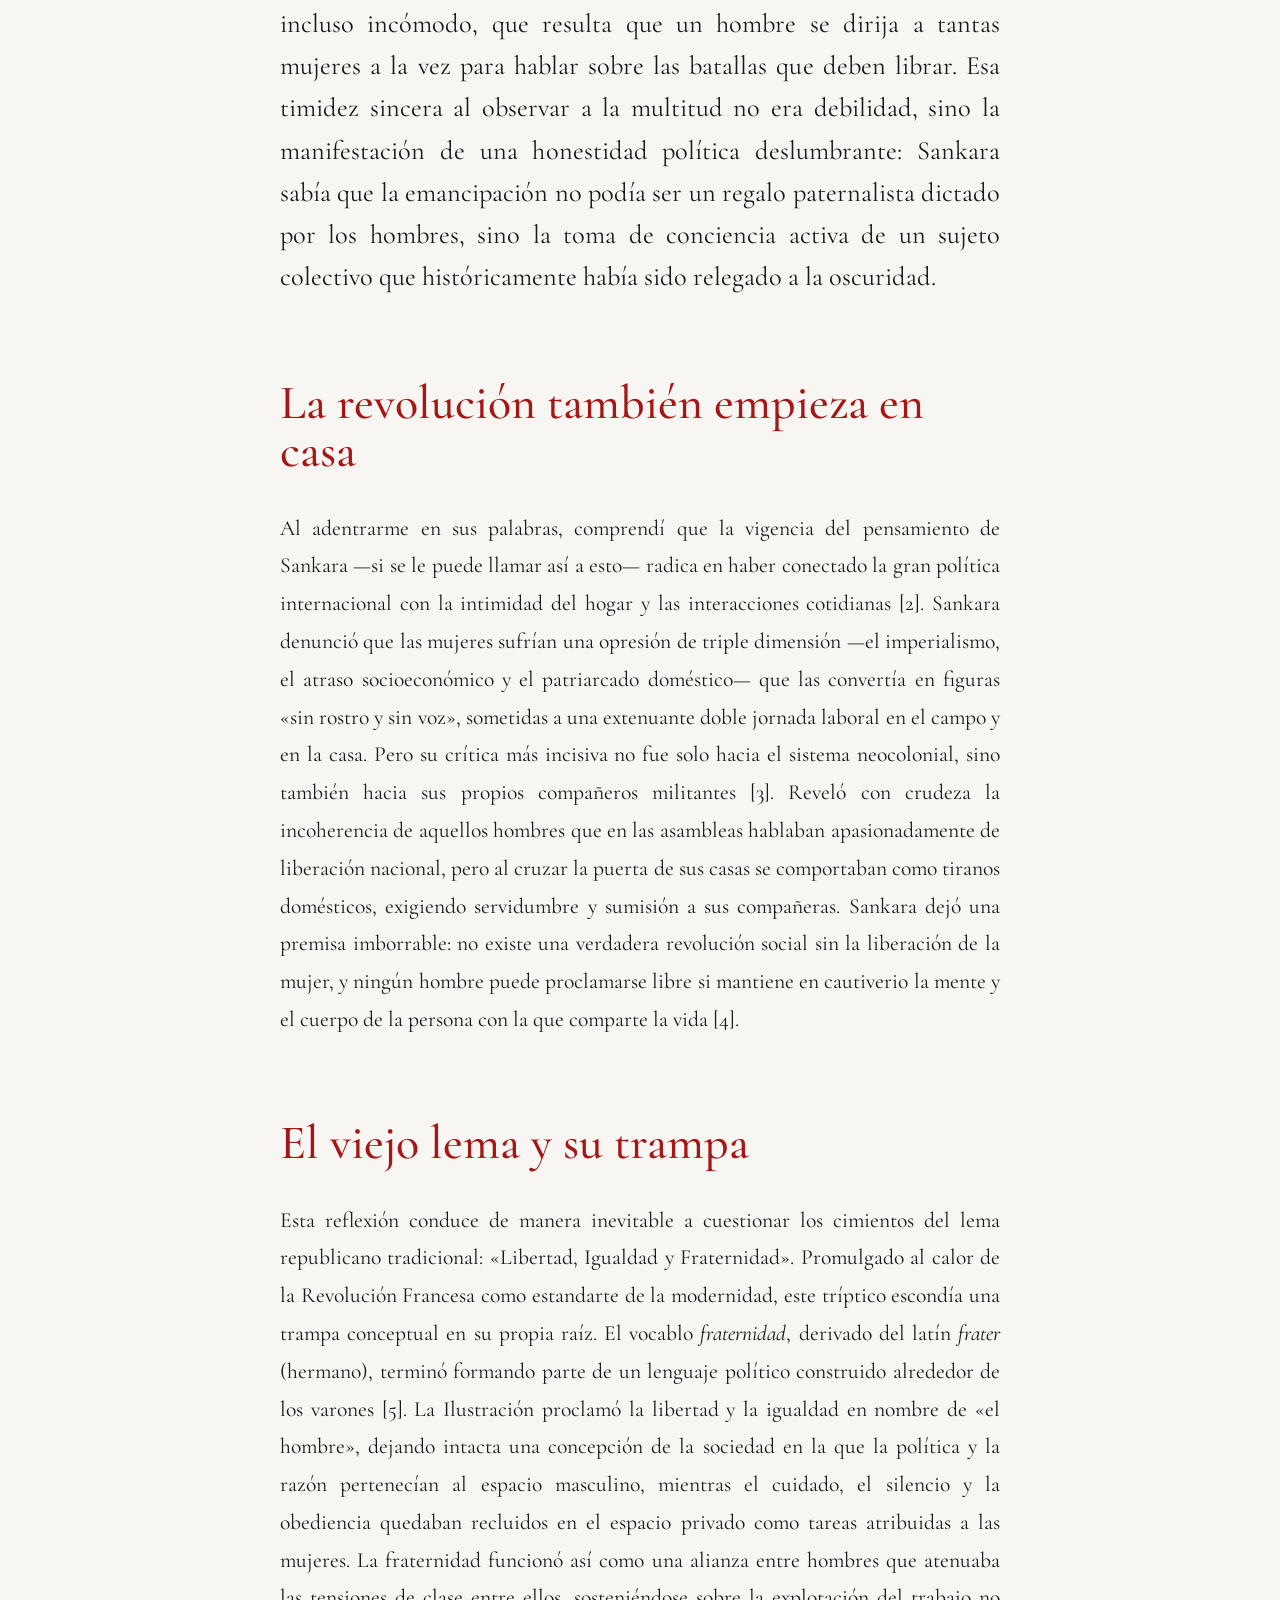
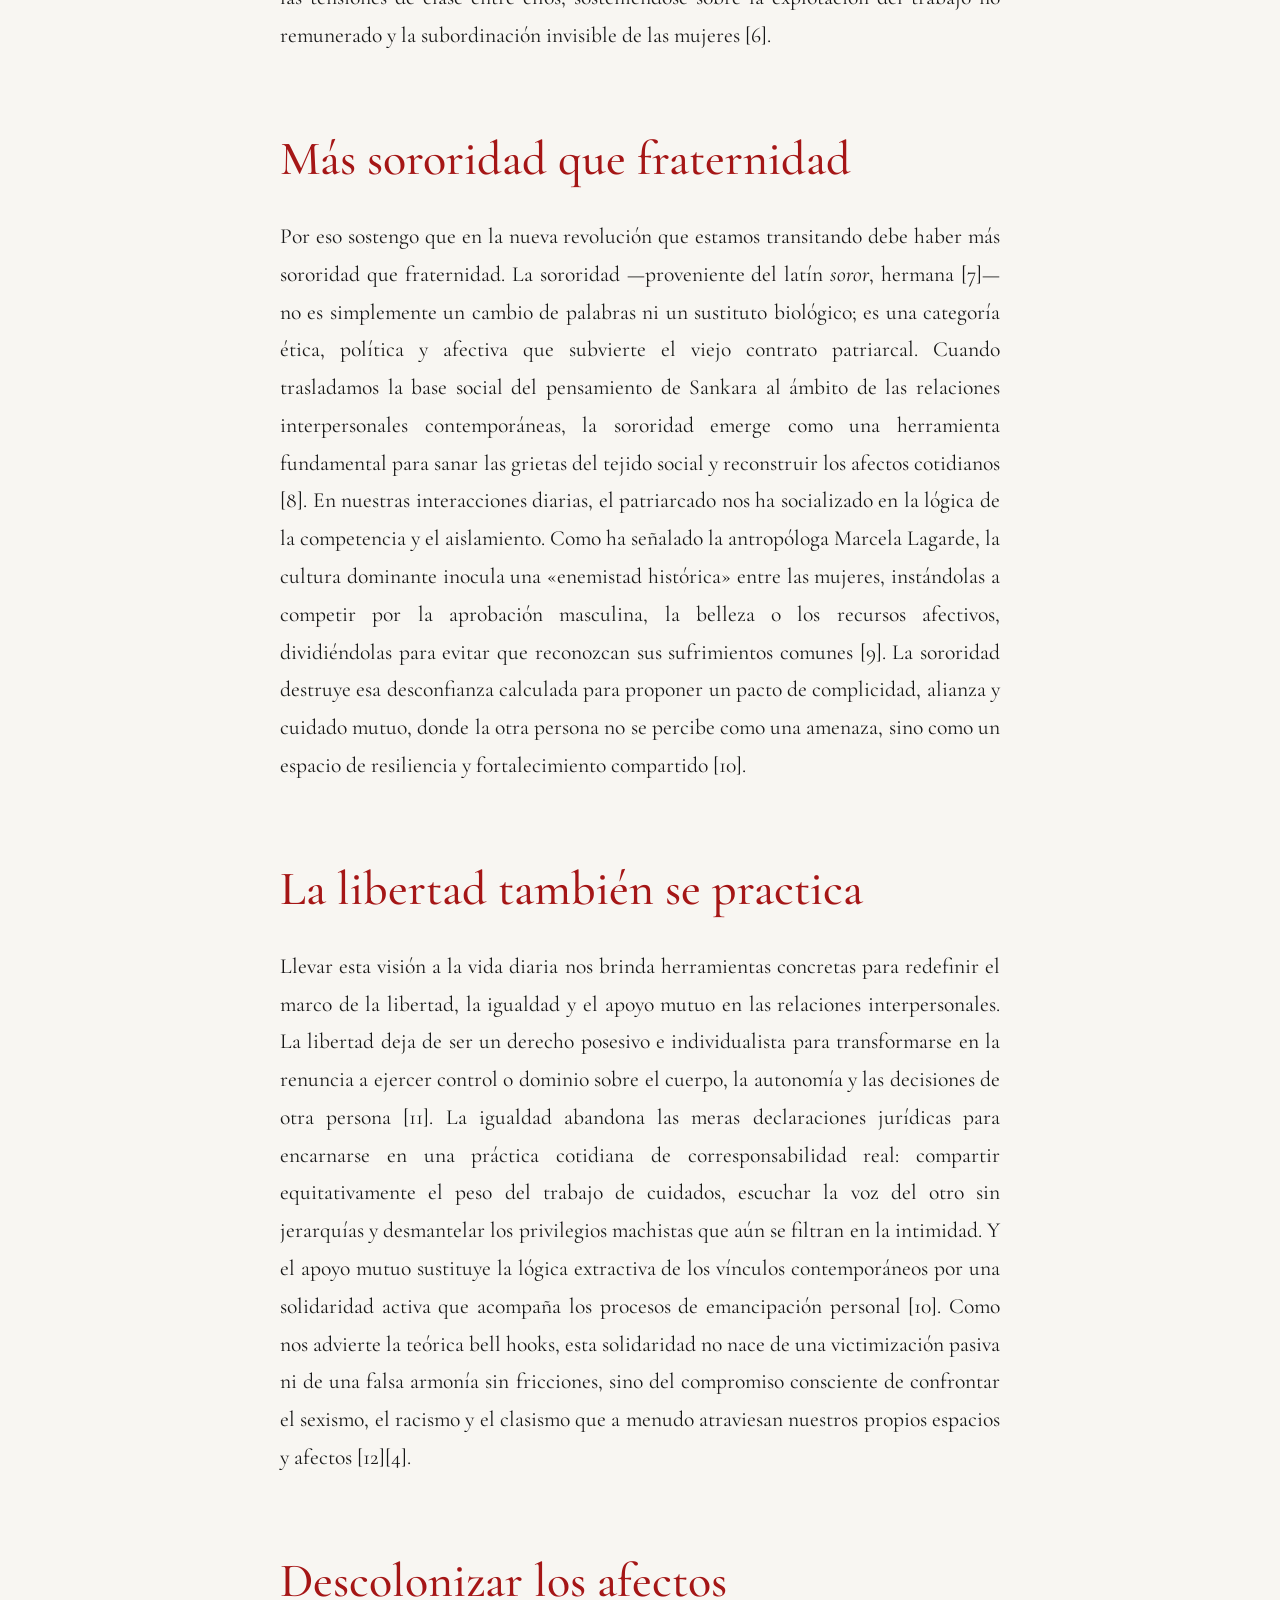
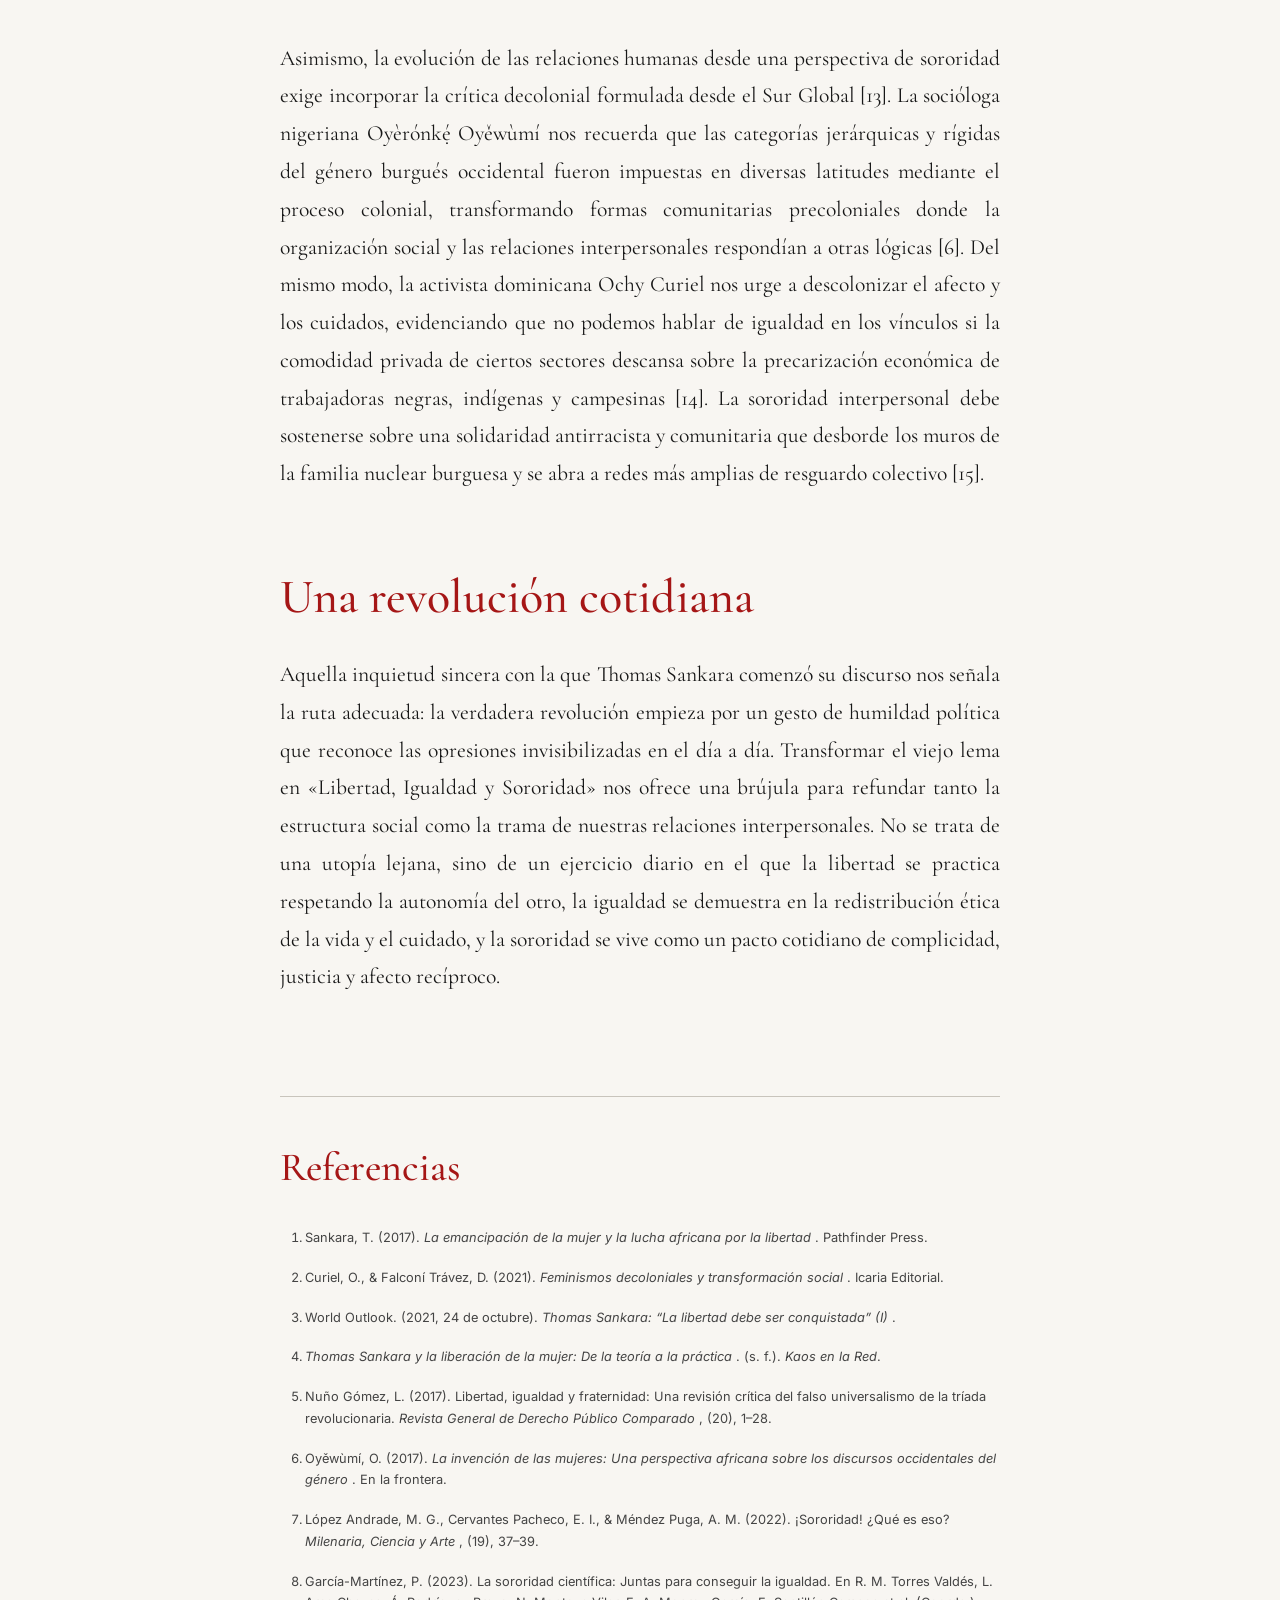
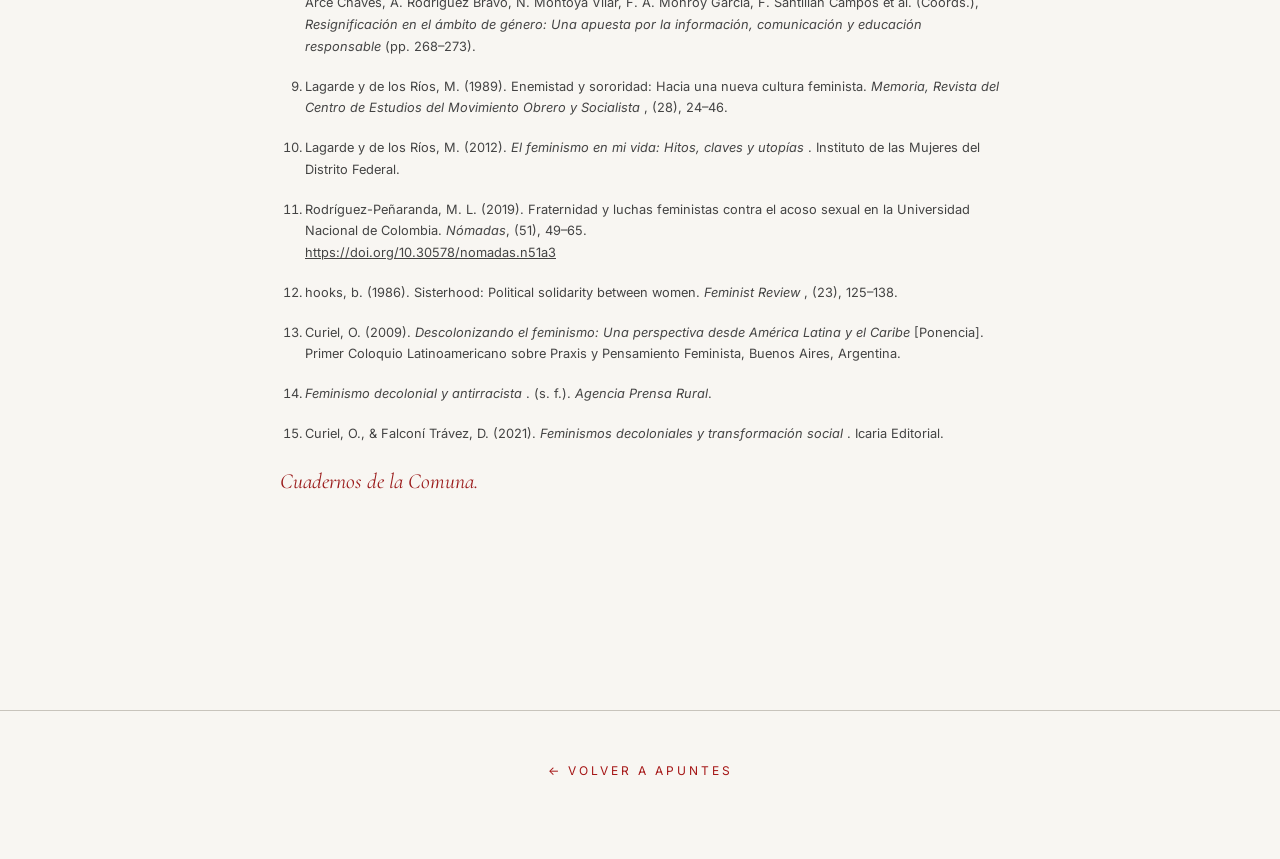
<file: columnas/libertad-igualdad-sororidad.html>
<!DOCTYPE html>
<html lang="es">

<head>

    <meta charset="UTF-8">

    <meta name="viewport" content="width=device-width, initial-scale=1.0">

    <title>
        Libertad, Igualdad y Sororidad: el lema de la nueva revolución |
        Cuadernos de la Comuna
    </title>


    <!-- =========================================
         GOOGLE FONTS
         ========================================= -->

    <link rel="preconnect" href="https://fonts.googleapis.com">

    <link rel="preconnect" href="https://fonts.gstatic.com" crossorigin>

    <link
        href="https://fonts.googleapis.com/css2?family=Cormorant+Garamond:wght@300;400;500;600;700&family=Inter:wght@300;400;500;600&display=swap"
        rel="stylesheet">


    <!-- =========================================
         CSS
         ========================================= -->

    <link rel="stylesheet" href="../css/style.css">

    <link rel="stylesheet" href="../css/articulo.css">


    <!-- =========================================
         GOOGLE ANALYTICS
         ========================================= -->

    <!-- Google tag (gtag.js) -->

    <script async src="https://www.googletagmanager.com/gtag/js?id=G-1JS4JSB5B4"></script>

    <script>

        window.dataLayer = window.dataLayer || [];

        function gtag() {
            dataLayer.push(arguments);
        }

        gtag('js', new Date());

        gtag('config', 'G-1JS4JSB5B4');

    </script>

</head>


<body>


    <!-- =================================================
         CABECERA DEL ARTÍCULO
         ================================================= -->

    <header class="articulo-header">


        <!-- =========================================
             VOLVER A APUNTES
             ========================================= -->

        <a
            href="index.html"
            class="volver">

            ← Volver a Apuntes

        </a>



        <!-- =========================================
             INFORMACIÓN DEL ARTÍCULO
             ========================================= -->

        <p class="articulo-etiqueta">

            CUADERNOS DE LA COMUNA

        </p>


        <h1>

            Libertad, Igualdad y Sororidad:
            el lema de la nueva revolución

        </h1>


        <p class="articulo-bajada">

            Porque ahora debe de haber más sororidad que fraternidad.

        </p>


        <div class="articulo-info">

            <span>

                Mario Valencia

            </span>


            <span>

                30 de agosto de 2026

            </span>

        </div>



        <!-- =========================================
             IMAGEN PRINCIPAL
             ========================================= -->

        <div class="articulo-imagen">

            <img
                src="../assets/img/columna-02-libertad-igualdad-sororidad.jpg"
                alt="Libertad, Igualdad y Sororidad: el lema de la nueva revolución">

        </div>


    </header>



    <!-- =================================================
         CUERPO DEL ARTÍCULO
         ================================================= -->

    <main class="texto-articulo">


        <!-- =========================================
             ENTRADILLA
             ========================================= -->

        <p class="entradilla">

            <span class="capitular">H</span>ace un par de días terminé de leer
            <em>La emancipación de la mujer y la lucha africana
            por la libertad</em>, de Thomas Sankara [1], y reflexioné
            sobre el discurso que dio el 8 de marzo de 1987 en Uagadugú. 
            Me impactó profundamente la humildad con la que comenzó 
            su intervención, reconociendo lo poco habitual, e incluso incómodo,
            que resulta que un hombre se dirija a tantas mujeres
            a la vez para hablar sobre las batallas que deben
            librar. Esa timidez sincera al observar a la multitud
            no era debilidad, sino la manifestación de una
            honestidad política deslumbrante: Sankara sabía que
            la emancipación no podía ser un regalo paternalista
            dictado por los hombres, sino la toma de conciencia
            activa de un sujeto colectivo que históricamente había
            sido relegado a la oscuridad.

        </p>



        <!-- =========================================
             SECCIÓN 1
             ========================================= -->

        <h2>

            La revolución también empieza en casa

        </h2>


        <p>

            Al adentrarme en sus palabras, comprendí que la
            vigencia del pensamiento de Sankara —si se le puede
            llamar así a esto— radica en haber conectado la gran
            política internacional con la intimidad del hogar y
            las interacciones cotidianas [2]. Sankara denunció
            que las mujeres sufrían una opresión de triple
            dimensión —el imperialismo, el atraso socioeconómico
            y el patriarcado doméstico— que las convertía en
            figuras «sin rostro y sin voz», sometidas a una
            extenuante doble jornada laboral en el campo y en la
            casa. Pero su crítica más incisiva no fue solo hacia
            el sistema neocolonial, sino también hacia sus propios
            compañeros militantes [3]. Reveló con crudeza la
            incoherencia de aquellos hombres que en las asambleas
            hablaban apasionadamente de liberación nacional, pero
            al cruzar la puerta de sus casas se comportaban como
            tiranos domésticos, exigiendo servidumbre y sumisión
            a sus compañeras. Sankara dejó una premisa imborrable:
            no existe una verdadera revolución social sin la
            liberación de la mujer, y ningún hombre puede
            proclamarse libre si mantiene en cautiverio la mente
            y el cuerpo de la persona con la que comparte la vida
            [4].

        </p>



        <!-- =========================================
             SECCIÓN 2
             ========================================= -->

        <h2>

            El viejo lema y su trampa

        </h2>


        <p>

            Esta reflexión conduce de manera inevitable a
            cuestionar los cimientos del lema republicano
            tradicional: «Libertad, Igualdad y Fraternidad».
            Promulgado al calor de la Revolución Francesa como
            estandarte de la modernidad, este tríptico escondía
            una trampa conceptual en su propia raíz. El vocablo
            <em>fraternidad</em>, derivado del latín
            <em>frater</em> (hermano), terminó formando parte de
            un lenguaje político construido alrededor de los
            varones [5]. La Ilustración proclamó la libertad y la
            igualdad en nombre de «el hombre», dejando intacta
            una concepción de la sociedad en la que la política
            y la razón pertenecían al espacio masculino, mientras
            el cuidado, el silencio y la obediencia quedaban
            recluidos en el espacio privado como tareas atribuidas
            a las mujeres. La fraternidad funcionó así como una
            alianza entre hombres que atenuaba las tensiones de
            clase entre ellos, sosteniéndose sobre la explotación
            del trabajo no remunerado y la subordinación invisible
            de las mujeres [6].

        </p>



        <!-- =========================================
             SECCIÓN 3
             ========================================= -->

        <h2>

            Más sororidad que fraternidad

        </h2>


        <p>

            Por eso sostengo que en la nueva revolución que
            estamos transitando debe haber más sororidad que
            fraternidad. La sororidad —proveniente del latín
            <em>soror</em>, hermana [7]— no es simplemente un
            cambio de palabras ni un sustituto biológico; es una
            categoría ética, política y afectiva que subvierte el
            viejo contrato patriarcal. Cuando trasladamos la base
            social del pensamiento de Sankara al ámbito de las
            relaciones interpersonales contemporáneas, la
            sororidad emerge como una herramienta fundamental
            para sanar las grietas del tejido social y reconstruir
            los afectos cotidianos [8]. En nuestras interacciones
            diarias, el patriarcado nos ha socializado en la lógica
            de la competencia y el aislamiento. Como ha señalado
            la antropóloga Marcela Lagarde, la cultura dominante
            inocula una «enemistad histórica» entre las mujeres,
            instándolas a competir por la aprobación masculina,
            la belleza o los recursos afectivos, dividiéndolas
            para evitar que reconozcan sus sufrimientos comunes
            [9]. La sororidad destruye esa desconfianza calculada
            para proponer un pacto de complicidad, alianza y
            cuidado mutuo, donde la otra persona no se percibe
            como una amenaza, sino como un espacio de resiliencia
            y fortalecimiento compartido [10].

        </p>



        <!-- =========================================
             SECCIÓN 4
             ========================================= -->

        <h2>

            La libertad también se practica

        </h2>


        <p>

            Llevar esta visión a la vida diaria nos brinda
            herramientas concretas para redefinir el marco de la
            libertad, la igualdad y el apoyo mutuo en las
            relaciones interpersonales. La libertad deja de ser
            un derecho posesivo e individualista para transformarse
            en la renuncia a ejercer control o dominio sobre el
            cuerpo, la autonomía y las decisiones de otra persona
            [11]. La igualdad abandona las meras declaraciones
            jurídicas para encarnarse en una práctica cotidiana de
            corresponsabilidad real: compartir equitativamente el
            peso del trabajo de cuidados, escuchar la voz del otro
            sin jerarquías y desmantelar los privilegios machistas
            que aún se filtran en la intimidad. Y el apoyo mutuo
            sustituye la lógica extractiva de los vínculos
            contemporáneos por una solidaridad activa que acompaña
            los procesos de emancipación personal [10]. Como nos
            advierte la teórica bell hooks, esta solidaridad no
            nace de una victimización pasiva ni de una falsa
            armonía sin fricciones, sino del compromiso consciente
            de confrontar el sexismo, el racismo y el clasismo que
            a menudo atraviesan nuestros propios espacios y
            afectos [12][4].

        </p>



        <!-- =========================================
             SECCIÓN 5
             ========================================= -->

        <h2>

            Descolonizar los afectos

        </h2>


        <p>

            Asimismo, la evolución de las relaciones humanas desde
            una perspectiva de sororidad exige incorporar la
            crítica decolonial formulada desde el Sur Global [13].
            La socióloga nigeriana Oyèrónkẹ́ Oyěwùmí nos recuerda
            que las categorías jerárquicas y rígidas del género
            burgués occidental fueron impuestas en diversas
            latitudes mediante el proceso colonial, transformando
            formas comunitarias precoloniales donde la organización
            social y las relaciones interpersonales respondían a
            otras lógicas [6]. Del mismo modo, la activista
            dominicana Ochy Curiel nos urge a descolonizar el
            afecto y los cuidados, evidenciando que no podemos
            hablar de igualdad en los vínculos si la comodidad
            privada de ciertos sectores descansa sobre la
            precarización económica de trabajadoras negras,
            indígenas y campesinas [14]. La sororidad interpersonal
            debe sostenerse sobre una solidaridad antirracista y
            comunitaria que desborde los muros de la familia
            nuclear burguesa y se abra a redes más amplias de
            resguardo colectivo [15].

        </p>



        <!-- =========================================
             CIERRE
             ========================================= -->

        <h2>

            Una revolución cotidiana

        </h2>


        <p>

            Aquella inquietud sincera con la que Thomas Sankara
            comenzó su discurso nos señala la ruta adecuada: la
            verdadera revolución empieza por un gesto de humildad
            política que reconoce las opresiones invisibilizadas
            en el día a día. Transformar el viejo lema en
            «Libertad, Igualdad y Sororidad» nos ofrece una brújula
            para refundar tanto la estructura social como la trama
            de nuestras relaciones interpersonales. No se trata de
            una utopía lejana, sino de un ejercicio diario en el
            que la libertad se practica respetando la autonomía
            del otro, la igualdad se demuestra en la redistribución
            ética de la vida y el cuidado, y la sororidad se vive
            como un pacto cotidiano de complicidad, justicia y
            afecto recíproco.

        </p>



        <!-- =================================================
             REFERENCIAS
             ================================================= -->

        <section class="referencias">


            <h2>

                Referencias

            </h2>


            <ol>


                <li>

                    Sankara, T. (2017).
                    <em>
                        La emancipación de la mujer y la lucha
                        africana por la libertad
                    </em>.
                    Pathfinder Press.

                </li>


                <li>

                    Curiel, O., &amp; Falconí Trávez, D. (2021).
                    <em>
                        Feminismos decoloniales y transformación
                        social
                    </em>.
                    Icaria Editorial.

                </li>


                <li>

                    World Outlook. (2021, 24 de octubre).
                    <em>
                        Thomas Sankara: “La libertad debe ser
                        conquistada” (I)
                    </em>.

                </li>


                <li>

                    <em>
                        Thomas Sankara y la liberación de la mujer:
                        De la teoría a la práctica
                    </em>.
                    (s. f.).
                    <em>Kaos en la Red</em>.

                </li>


                <li>

                    Nuño Gómez, L. (2017).
                    Libertad, igualdad y fraternidad: Una revisión
                    crítica del falso universalismo de la tríada
                    revolucionaria.
                    <em>
                        Revista General de Derecho Público
                        Comparado
                    </em>,
                    (20), 1–28.

                </li>


                <li>

                    Oyěwùmí, O. (2017).
                    <em>
                        La invención de las mujeres: Una perspectiva
                        africana sobre los discursos occidentales
                        del género
                    </em>.
                    En la frontera.

                </li>


                <li>

                    López Andrade, M. G., Cervantes Pacheco, E. I.,
                    &amp; Méndez Puga, A. M. (2022).
                    ¡Sororidad! ¿Qué es eso?
                    <em>
                        Milenaria, Ciencia y Arte
                    </em>,
                    (19), 37–39.

                </li>


                <li>

                    García-Martínez, P. (2023).
                    La sororidad científica: Juntas para conseguir
                    la igualdad.
                    En R. M. Torres Valdés, L. Arce Chaves,
                    Á. Rodríguez Bravo, N. Montoya Vilar,
                    F. A. Monroy García, F. Santillán Campos et al.
                    (Coords.),
                    <em>
                        Resignificación en el ámbito de género:
                        Una apuesta por la información, comunicación
                        y educación responsable
                    </em>
                    (pp. 268–273).

                </li>


                <li>

                    Lagarde y de los Ríos, M. (1989).
                    Enemistad y sororidad: Hacia una nueva cultura
                    feminista.
                    <em>
                        Memoria, Revista del Centro de Estudios
                        del Movimiento Obrero y Socialista
                    </em>,
                    (28), 24–46.

                </li>


                <li>

                    Lagarde y de los Ríos, M. (2012).
                    <em>
                        El feminismo en mi vida: Hitos, claves y
                        utopías
                    </em>.
                    Instituto de las Mujeres del Distrito Federal.

                </li>


                <li>

                    Rodríguez-Peñaranda, M. L. (2019).
                    Fraternidad y luchas feministas contra el acoso
                    sexual en la Universidad Nacional de Colombia.
                    <em>Nómadas</em>,
                    (51), 49–65.

                    <br>

                    <a
                        href="https://doi.org/10.30578/nomadas.n51a3"
                        target="_blank"
                        rel="noopener noreferrer">

                        https://doi.org/10.30578/nomadas.n51a3

                    </a>

                </li>


                <li>

                    hooks, b. (1986).
                    Sisterhood: Political solidarity between women.
                    <em>
                        Feminist Review
                    </em>,
                    (23), 125–138.

                </li>


                <li>

                    Curiel, O. (2009).
                    <em>
                        Descolonizando el feminismo: Una perspectiva
                        desde América Latina y el Caribe
                    </em>
                    [Ponencia].
                    Primer Coloquio Latinoamericano sobre Praxis y
                    Pensamiento Feminista, Buenos Aires, Argentina.

                </li>


                <li>

                    <em>
                        Feminismo decolonial y antirracista
                    </em>.
                    (s. f.).
                    <em>Agencia Prensa Rural</em>.

                </li>


                <li>

                    Curiel, O., &amp; Falconí Trávez, D. (2021).
                    <em>
                        Feminismos decoloniales y transformación
                        social
                    </em>.
                    Icaria Editorial.

                </li>


            </ol>


        </section>



        <!-- =================================================
             CIERRE DE CUADERNOS
             ================================================= -->

        <p class="cierre-articulo">

            <span class="nombre-revista">

                <em>Cuadernos de la Comuna.</em>

            </span>

        </p>


    </main>



    <!-- =========================================
         PIE DE PÁGINA
         ========================================= -->

    <footer class="articulo-footer">


        <a href="index.html">

            ← Volver a Apuntes

        </a>


    </footer>


</body>

</html>
</file>
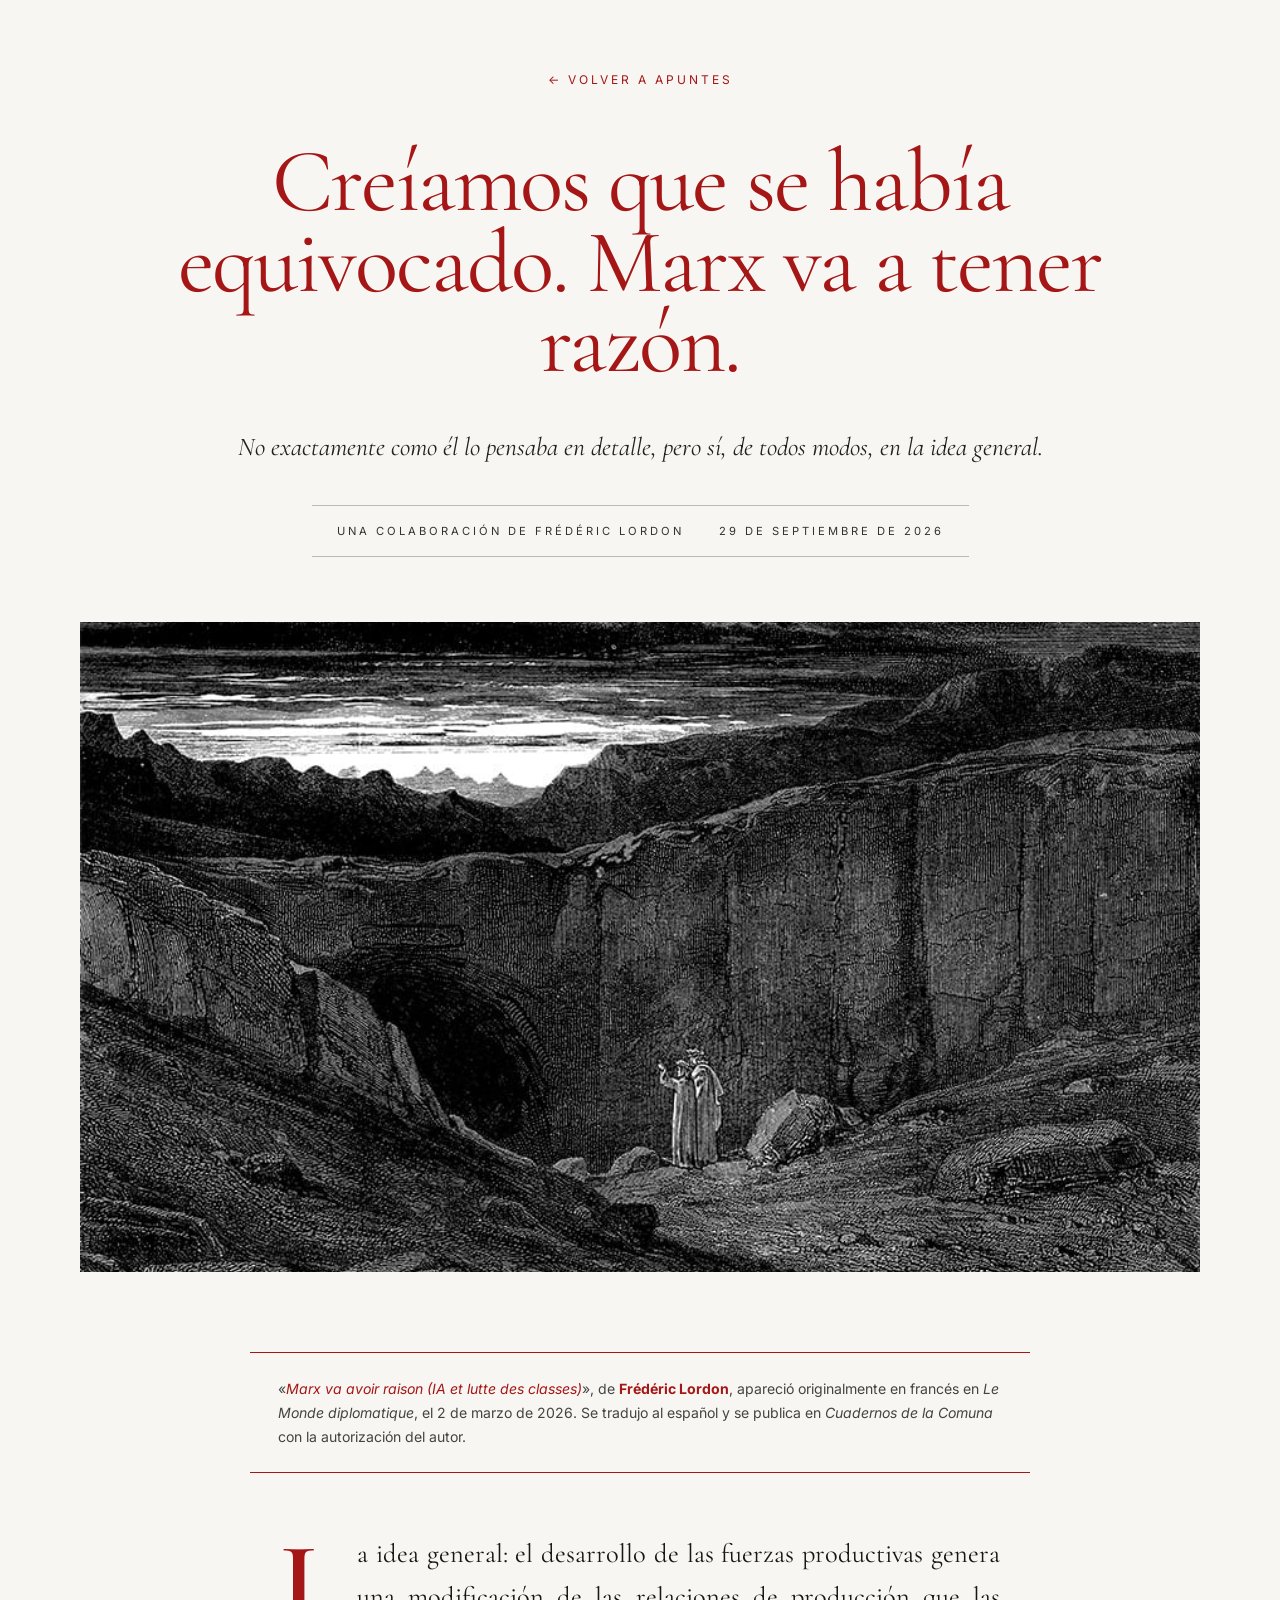
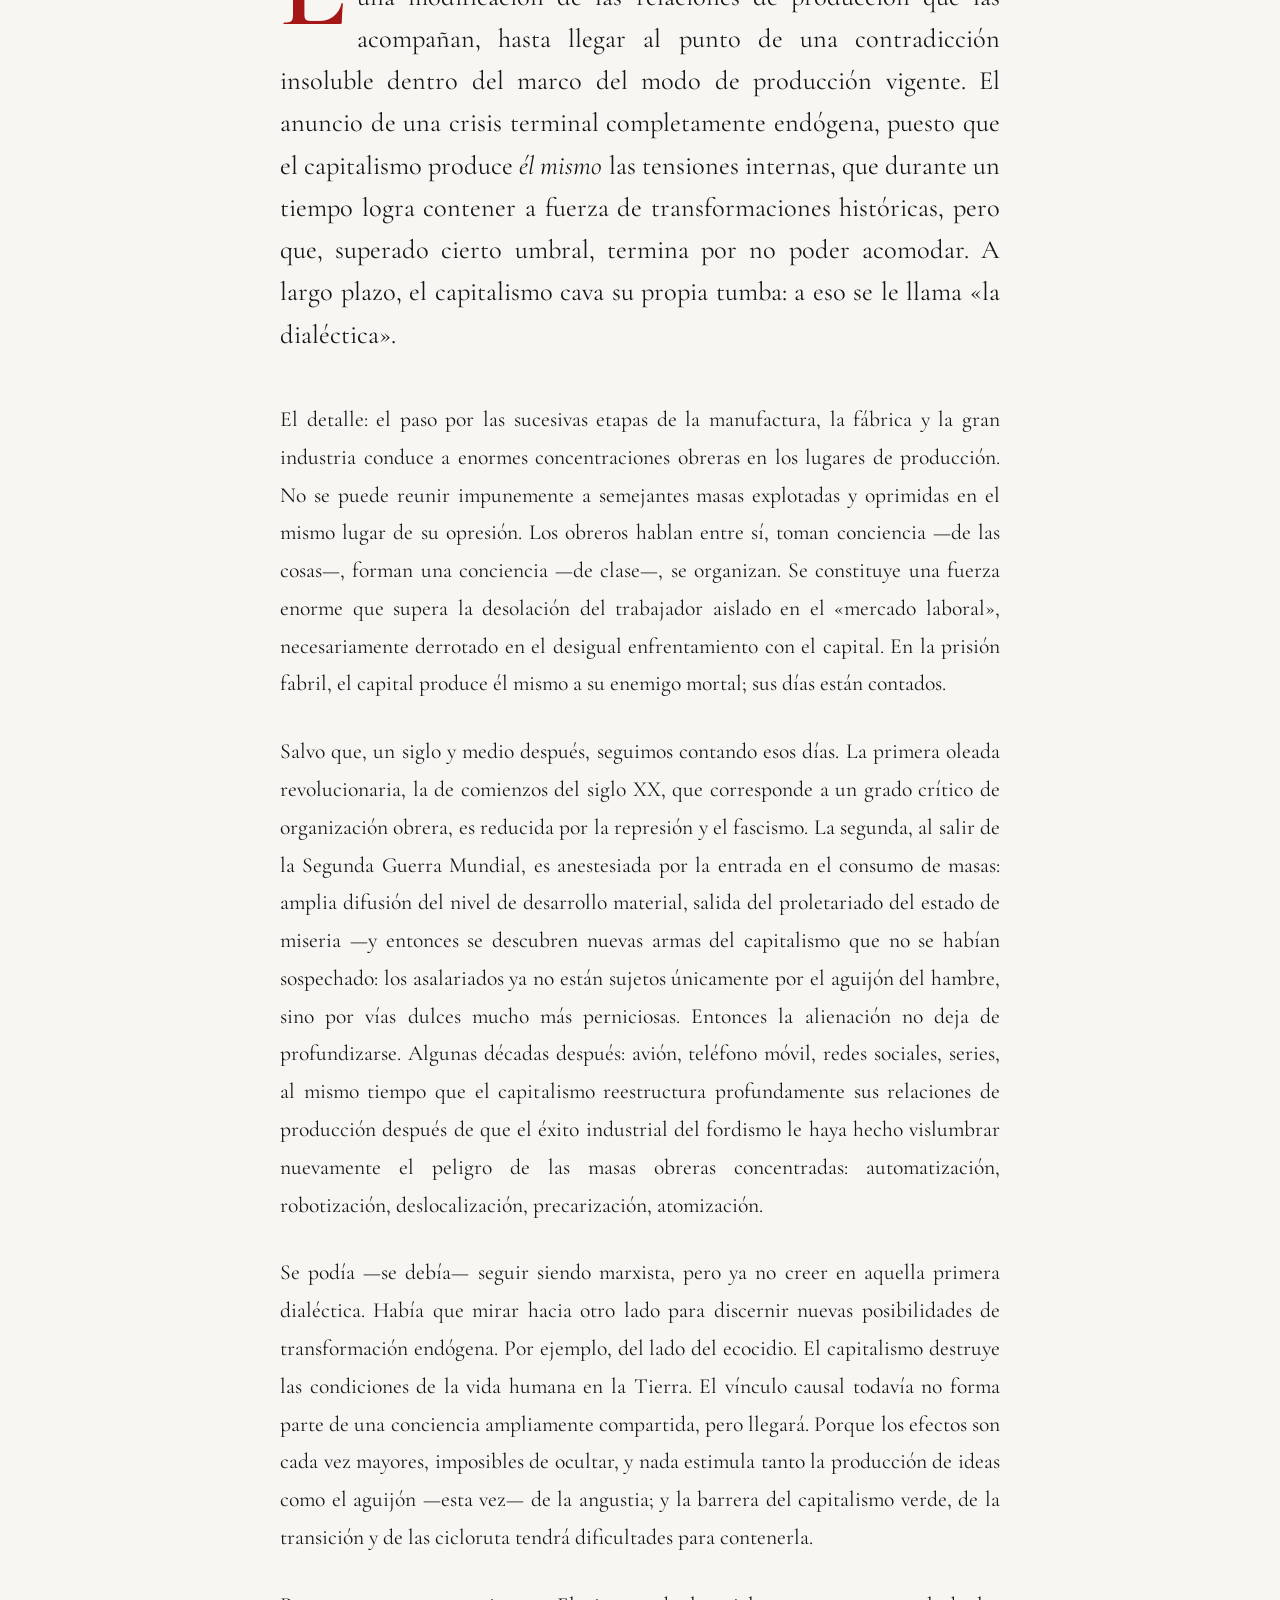
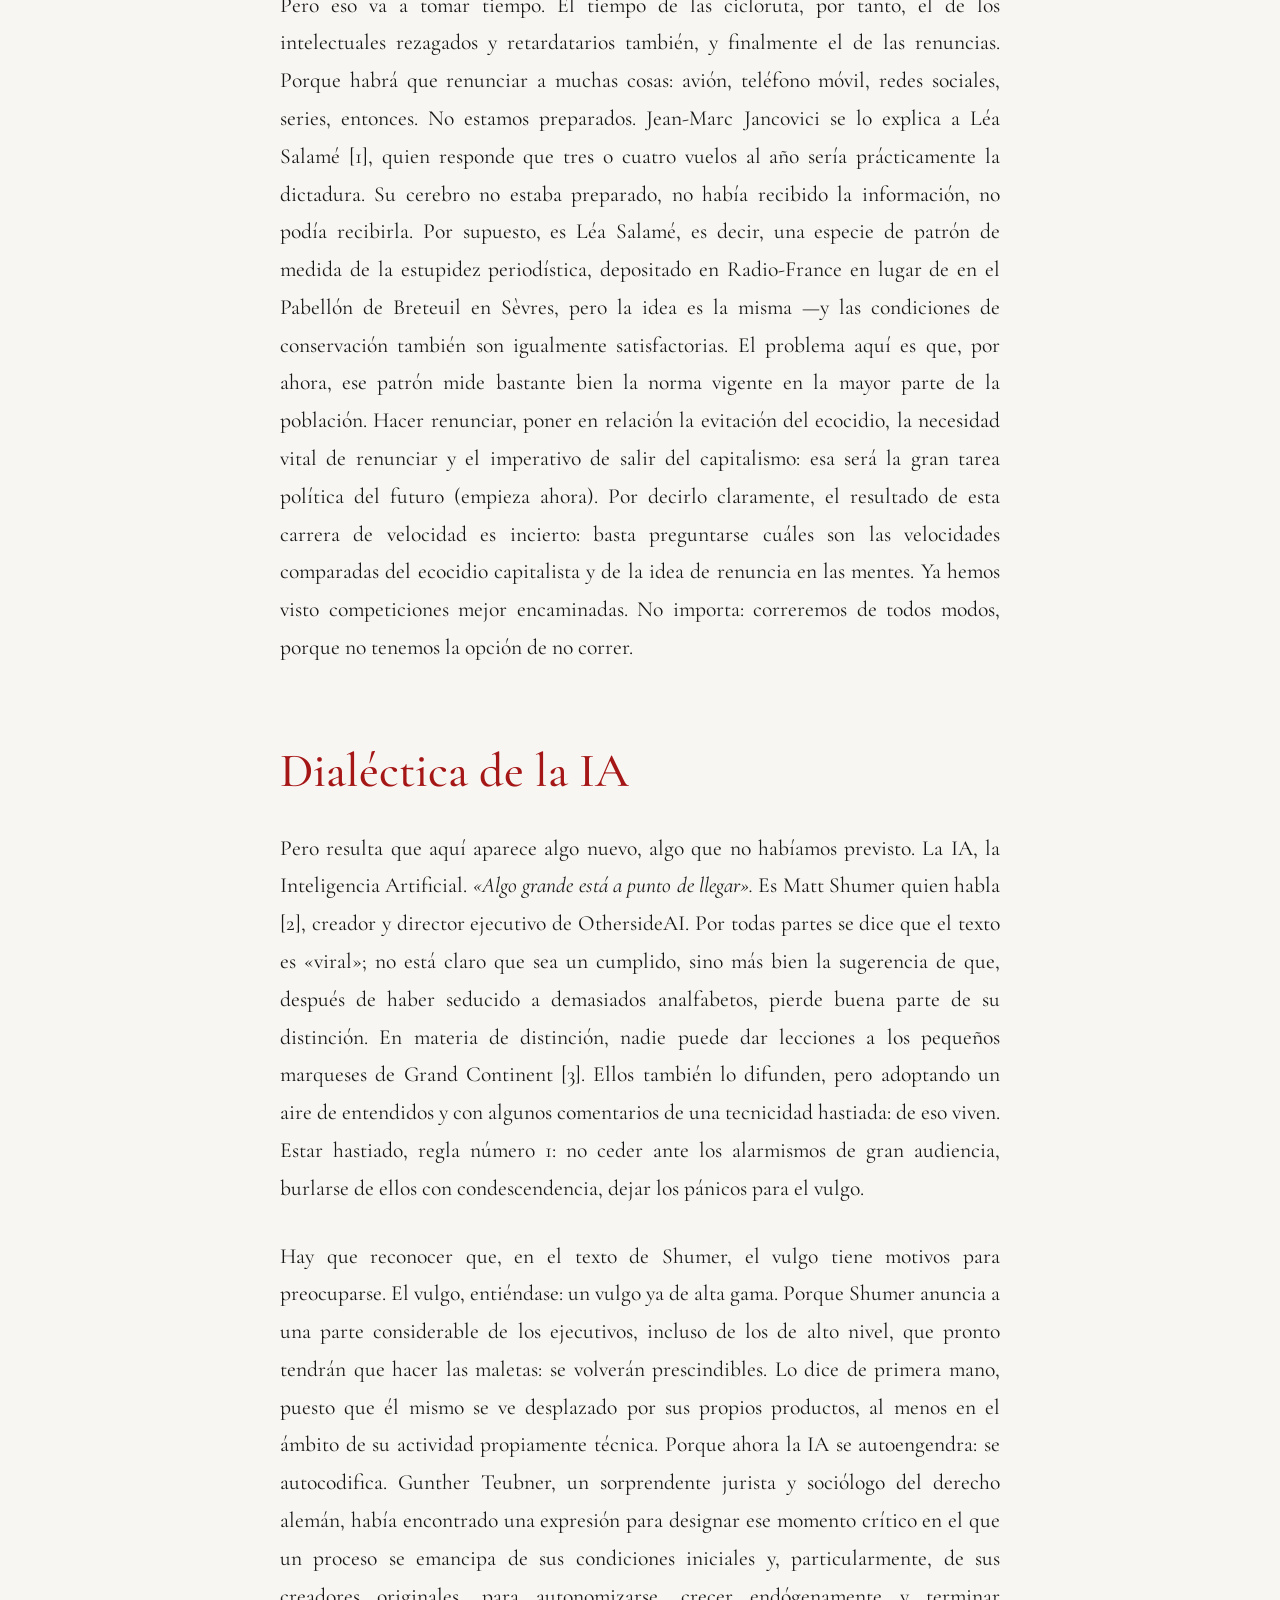
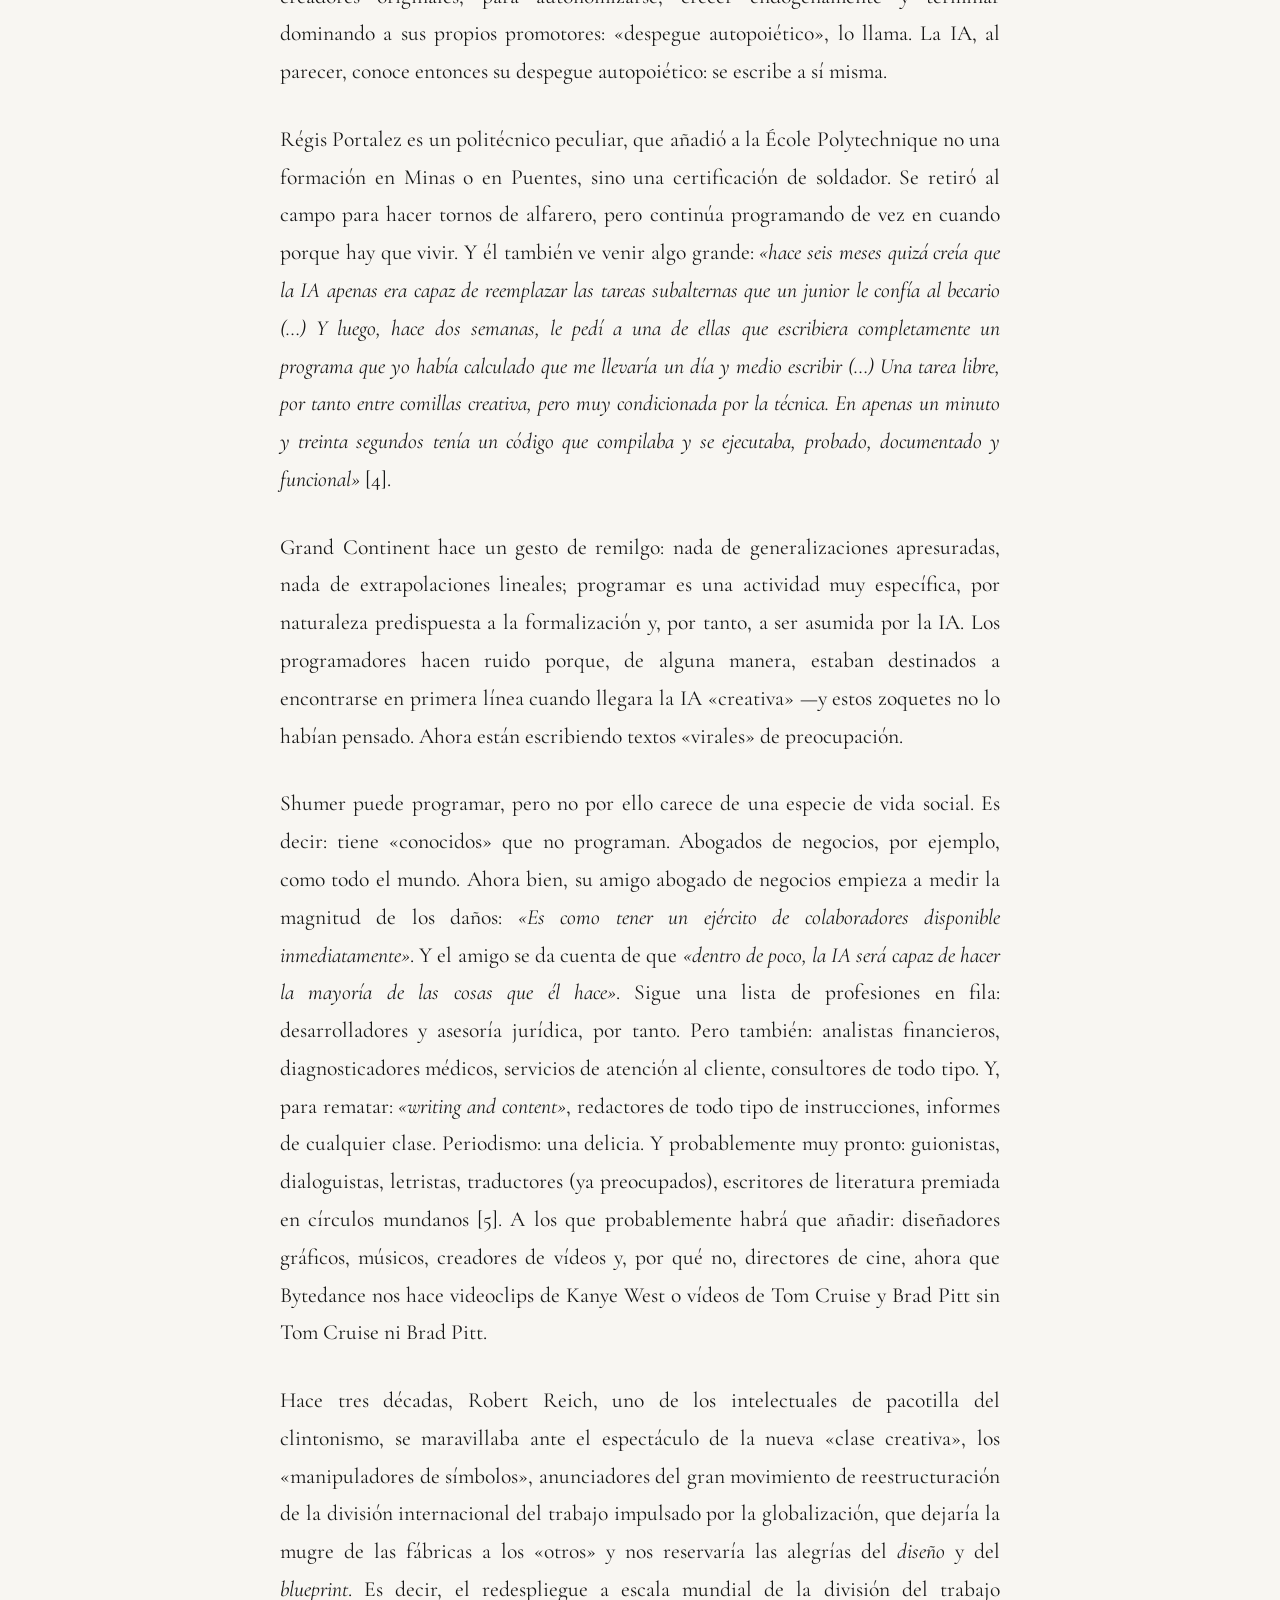
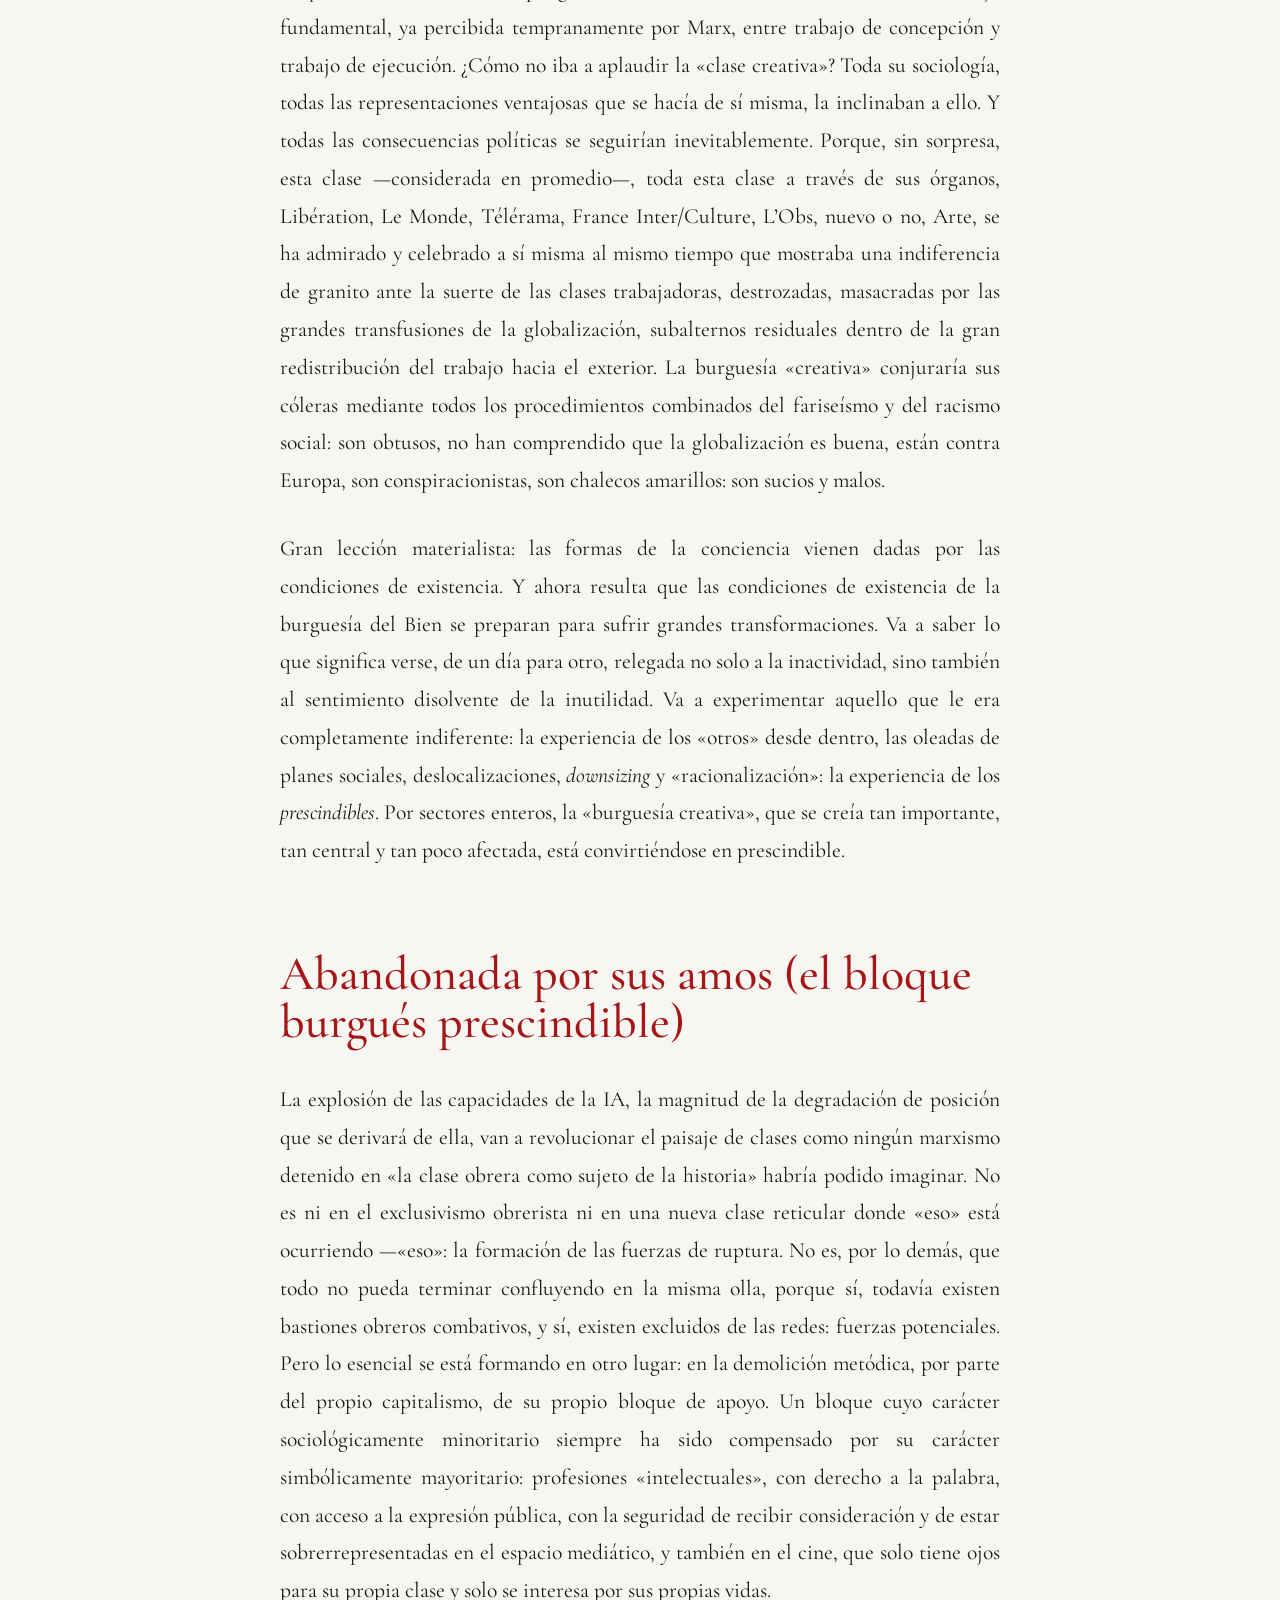
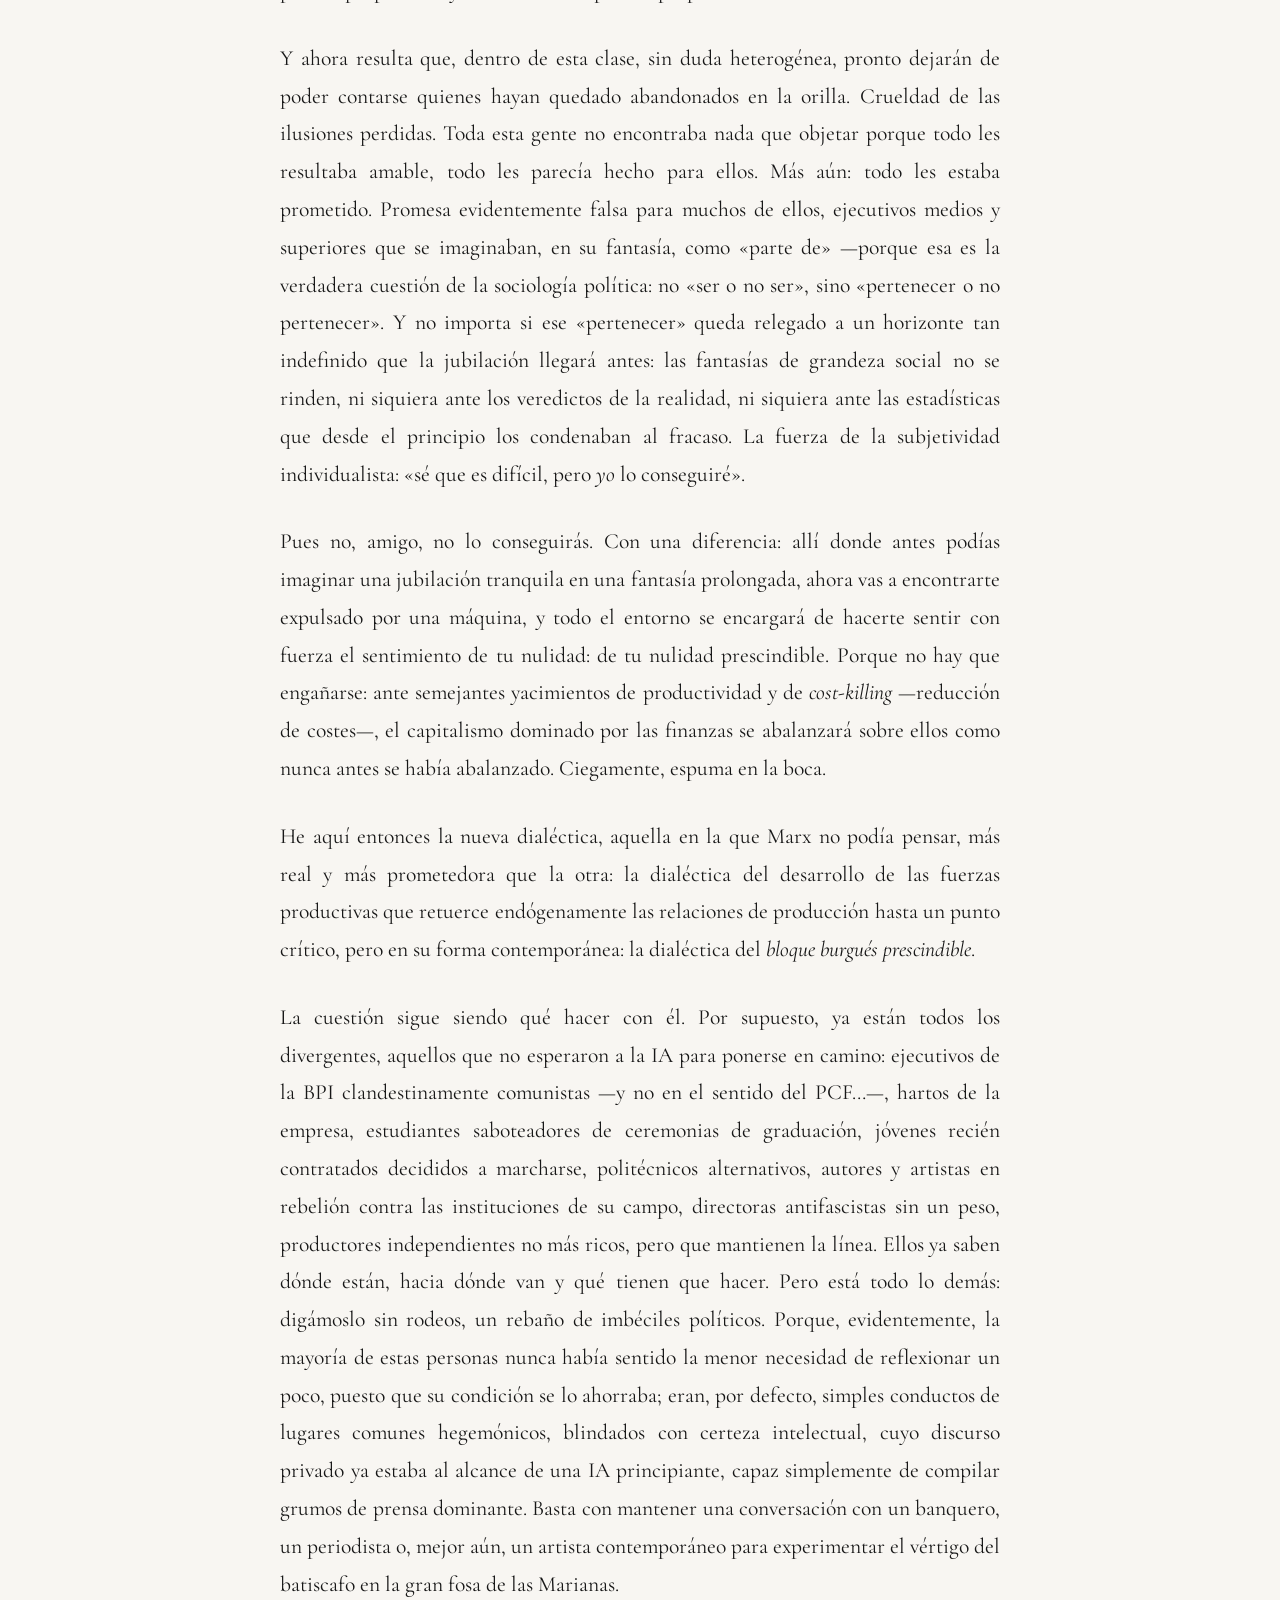
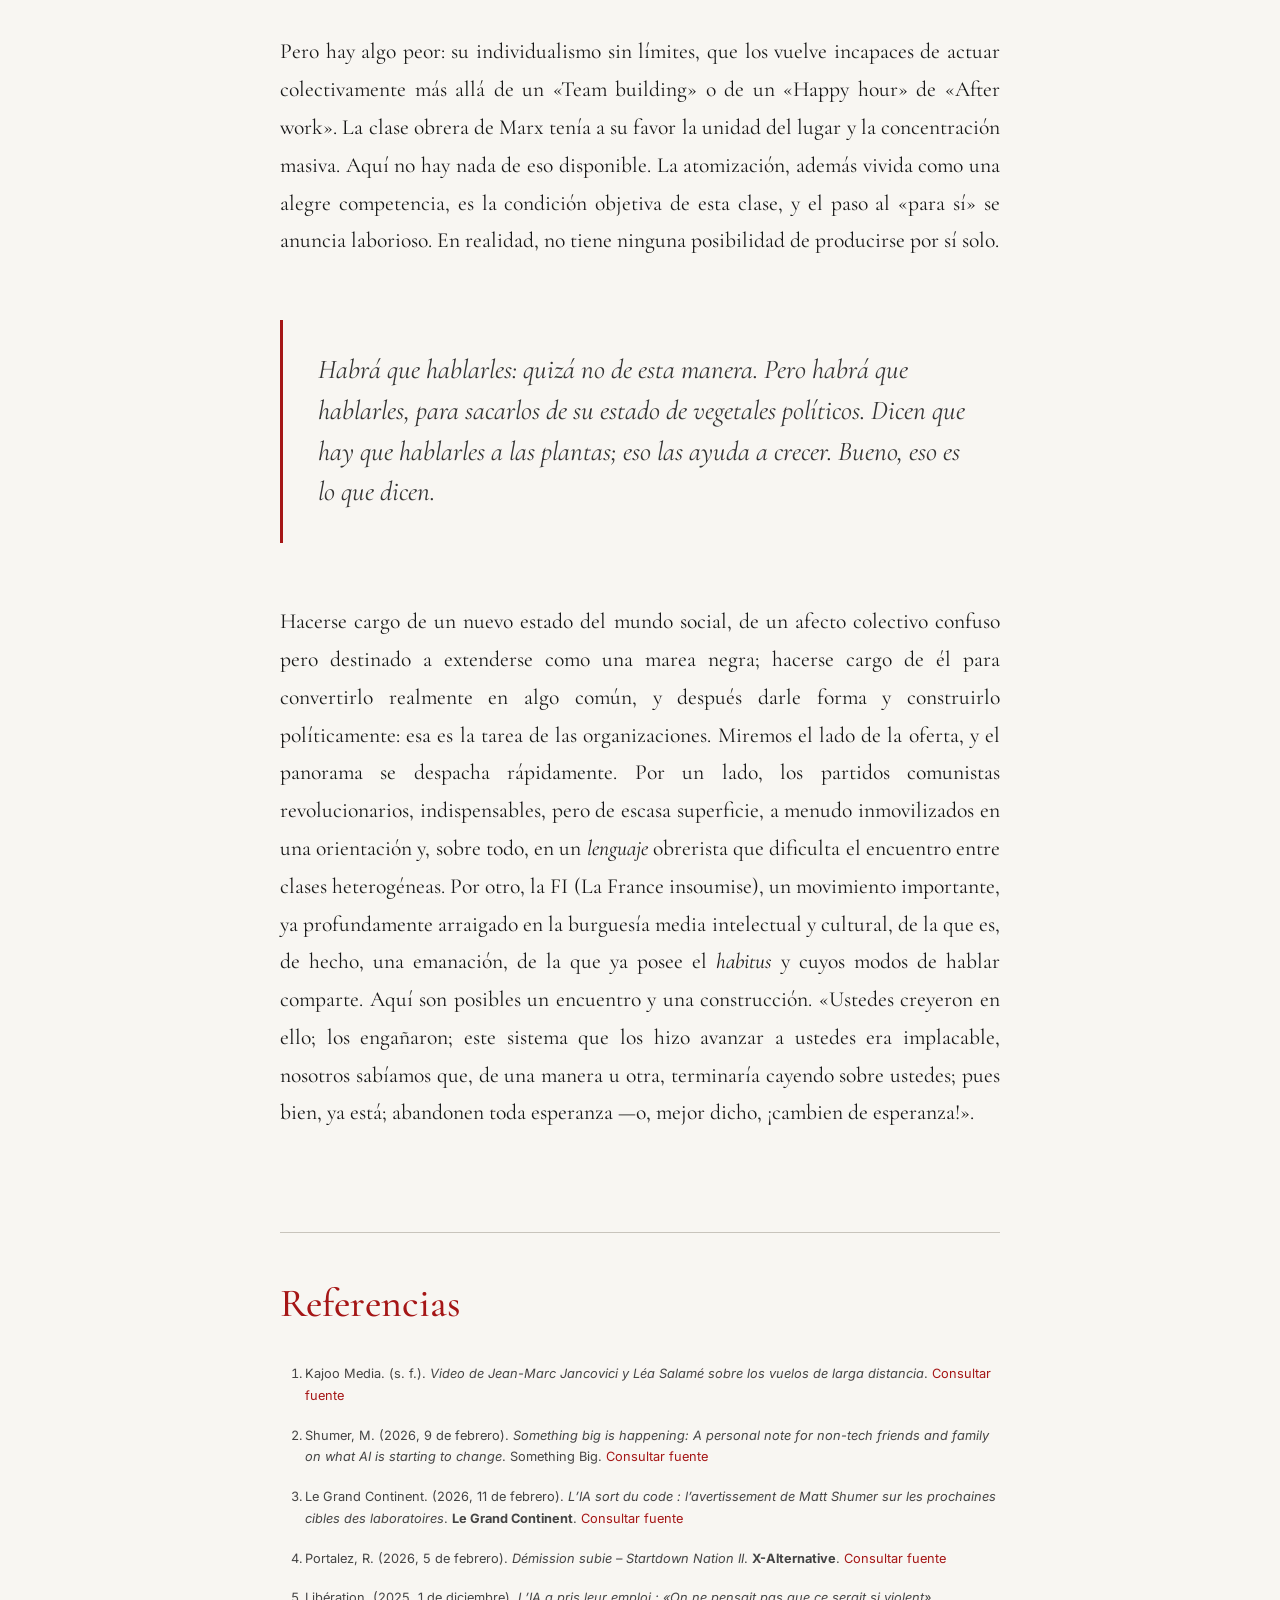
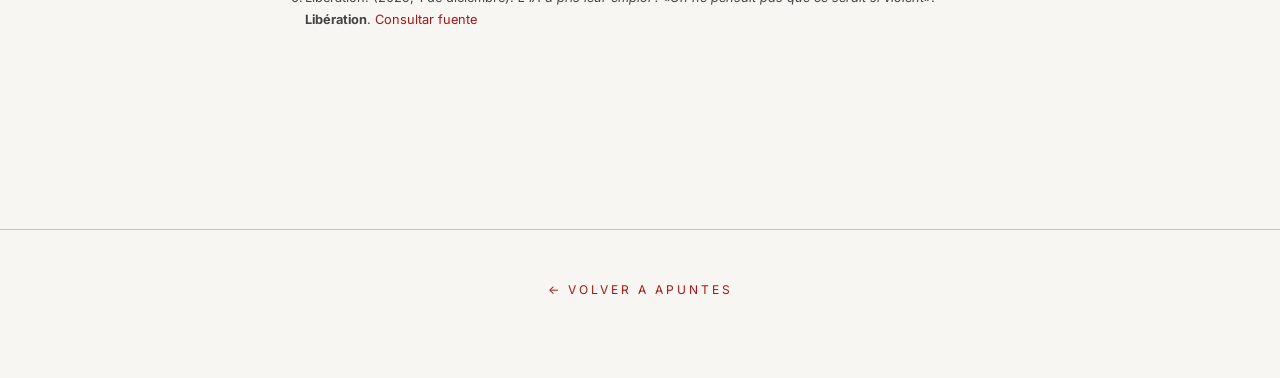
<file: columnas/marx-va-a-tener-razon.html>
<!DOCTYPE html>
<html lang="es">

<head>

    <meta charset="UTF-8">
    <meta name="viewport" content="width=device-width, initial-scale=1.0">

    <title>Creíamos que se había equivocado. Marx va a tener razón. | Cuadernos de la Comuna</title>


    <!-- =========================================
         GOOGLE FONTS
         ========================================= -->

    <link rel="preconnect" href="https://fonts.googleapis.com">

    <link rel="preconnect" href="https://fonts.gstatic.com" crossorigin>

    <link
        href="https://fonts.googleapis.com/css2?family=Cormorant+Garamond:wght@300;400;500;600;700&family=Inter:wght@300;400;500;600;700&display=swap"
        rel="stylesheet">


    <!-- =========================================
         CSS
         ========================================= -->

    <link rel="stylesheet" href="../css/style.css">

    <link rel="stylesheet" href="../css/articulo.css">


    <!-- =========================================
         ESTILOS ESPECÍFICOS DE ESTA COLABORACIÓN
         ========================================= -->

    <style>

        /* =========================================
           CAPITULAR
           ========================================= */

        .capitular {
            float: left;
            font-family: "Cormorant Garamond", serif;
            font-size: 7.5rem;
            line-height: 0.72;
            font-weight: 600;
            color: #a51616;
            margin: 0.08em 0.10em 0 0;
        }


        /* =========================================
           NOTA EDITORIAL
           ========================================= */

        .nota-colaboracion {
            max-width: 780px;
            margin: 0 auto 60px auto;
            padding: 24px 28px;
            border-top: 1px solid #a51616;
            border-bottom: 1px solid #a51616;
            font-family: "Inter", sans-serif;
            font-size: 0.88rem;
            line-height: 1.7;
            color: #444;
        }


        .nota-colaboracion strong {
            color: #a51616;
        }


        /* Enlace a la publicación original */

        .nota-colaboracion a {
            color: #a51616;
            text-decoration: none;
            font-style: italic;
        }


        .nota-colaboracion a:hover {
            text-decoration: underline;
        }


        /* =========================================
           TÍTULOS INTERMEDIOS
           ========================================= */

        .texto-articulo h2 {
            color: #a51616;
        }


        /* =========================================
           REFERENCIAS
           ========================================= */

        .referencias a {
            color: #a51616;
            text-decoration: none;
        }


        .referencias a:hover {
            text-decoration: underline;
        }


        /* =========================================
           RESPONSIVE
           ========================================= */

        @media (max-width: 768px) {

            .capitular {
                font-size: 5.5rem;
            }

            .nota-colaboracion {
                padding: 20px;
                margin-bottom: 45px;
            }

        }

    </style>


    <!-- =========================================
         GOOGLE ANALYTICS
         ========================================= -->

    <script async src="https://www.googletagmanager.com/gtag/js?id=G-1JS4JSB5B4"></script>

    <script>

        window.dataLayer = window.dataLayer || [];

        function gtag() {
            dataLayer.push(arguments);
        }

        gtag('js', new Date());

        gtag('config', 'G-1JS4JSB5B4');

    </script>

</head>


<body>


    <!-- =================================================
         ENCABEZADO DEL ARTÍCULO
         ================================================= -->

    <header class="articulo-header">


        <!-- VOLVER -->

        <a href="index.html" class="volver">
            ← VOLVER A APUNTES
        </a>


        <!-- TÍTULO -->

        <h1>
            Creíamos que se había equivocado. Marx va a tener razón.
        </h1>


        <!-- SUBTÍTULO -->

        <p class="articulo-bajada">
            No exactamente como él lo pensaba en detalle, pero sí, de todos modos, en la idea general.
        </p>


        <!-- AUTOR Y FECHA -->

        <div class="articulo-info">

            <span>
                Una colaboración de Frédéric Lordon
            </span>

            <span>
                29 de septiembre de 2026
            </span>

        </div>


    </header>



    <!-- =================================================
         IMAGEN PRINCIPAL
         ================================================= -->

    <figure class="articulo-imagen">

        <img
            src="../assets/img/columna-04-marx-ia.jpg"
            alt="Creíamos que se había equivocado. Marx va a tener razón.">

    </figure>



    <!-- =================================================
         NOTA EDITORIAL
         ================================================= -->

    <div class="nota-colaboracion">

        «<a
            href="https://blog.mondediplo.net/marx-va-avoir-raison-ia-et-lutte-des-classes"
            target="_blank"
            rel="noopener noreferrer"
        >Marx va avoir raison (IA et lutte des classes)</a>», de
        <strong>Frédéric Lordon</strong>, apareció originalmente en francés
        en <em>Le Monde diplomatique</em>, el 2 de marzo de 2026.
        Se tradujo al español y se publica en
        <em>Cuadernos de la Comuna</em> con la autorización del autor.

    </div>



    <!-- =================================================
         TEXTO DEL ARTÍCULO
         ================================================= -->

    <main class="texto-articulo">


        <!-- =========================================
             INICIO
             ========================================= -->

        <p class="entradilla">

            <span class="capitular">L</span>a idea general: el desarrollo de las fuerzas productivas genera una modificación de las relaciones de producción que las acompañan, hasta llegar al punto de una contradicción insoluble dentro del marco del modo de producción vigente. El anuncio de una crisis terminal completamente endógena, puesto que el capitalismo produce <em>él mismo</em> las tensiones internas, que durante un tiempo logra contener a fuerza de transformaciones históricas, pero que, superado cierto umbral, termina por no poder acomodar. A largo plazo, el capitalismo cava su propia tumba: a eso se le llama «la dialéctica».

        </p>


        <p>
            El detalle: el paso por las sucesivas etapas de la manufactura, la fábrica y la gran industria conduce a enormes concentraciones obreras en los lugares de producción. No se puede reunir impunemente a semejantes masas explotadas y oprimidas en el mismo lugar de su opresión. Los obreros hablan entre sí, toman conciencia —de las cosas—, forman una conciencia —de clase—, se organizan. Se constituye una fuerza enorme que supera la desolación del trabajador aislado en el «mercado laboral», necesariamente derrotado en el desigual enfrentamiento con el capital. En la prisión fabril, el capital produce él mismo a su enemigo mortal; sus días están contados.
        </p>


        <p>
            Salvo que, un siglo y medio después, seguimos contando esos días. La primera oleada revolucionaria, la de comienzos del siglo XX, que corresponde a un grado crítico de organización obrera, es reducida por la represión y el fascismo. La segunda, al salir de la Segunda Guerra Mundial, es anestesiada por la entrada en el consumo de masas: amplia difusión del nivel de desarrollo material, salida del proletariado del estado de miseria —y entonces se descubren nuevas armas del capitalismo que no se habían sospechado: los asalariados ya no están sujetos únicamente por el aguijón del hambre, sino por vías dulces mucho más perniciosas. Entonces la alienación no deja de profundizarse. Algunas décadas después: avión, teléfono móvil, redes sociales, series, al mismo tiempo que el capitalismo reestructura profundamente sus relaciones de producción después de que el éxito industrial del fordismo le haya hecho vislumbrar nuevamente el peligro de las masas obreras concentradas: automatización, robotización, deslocalización, precarización, atomización.
        </p>


        <p>
            Se podía —se debía— seguir siendo marxista, pero ya no creer en aquella primera dialéctica. Había que mirar hacia otro lado para discernir nuevas posibilidades de transformación endógena. Por ejemplo, del lado del ecocidio. El capitalismo destruye las condiciones de la vida humana en la Tierra. El vínculo causal todavía no forma parte de una conciencia ampliamente compartida, pero llegará. Porque los efectos son cada vez mayores, imposibles de ocultar, y nada estimula tanto la producción de ideas como el aguijón —esta vez— de la angustia; y la barrera del capitalismo verde, de la transición y de las cicloruta tendrá dificultades para contenerla.
        </p>


        <p>
            Pero eso va a tomar tiempo. El tiempo de las cicloruta, por tanto, el de los intelectuales rezagados y retardatarios también, y finalmente el de las renuncias. Porque habrá que renunciar a muchas cosas: avión, teléfono móvil, redes sociales, series, entonces. No estamos preparados. Jean-Marc Jancovici se lo explica a Léa Salamé [1], quien responde que tres o cuatro vuelos al año sería prácticamente la dictadura. Su cerebro no estaba preparado, no había recibido la información, no podía recibirla. Por supuesto, es Léa Salamé, es decir, una especie de patrón de medida de la estupidez periodística, depositado en Radio-France en lugar de en el Pabellón de Breteuil en Sèvres, pero la idea es la misma —y las condiciones de conservación también son igualmente satisfactorias. El problema aquí es que, por ahora, ese patrón mide bastante bien la norma vigente en la mayor parte de la población. Hacer renunciar, poner en relación la evitación del ecocidio, la necesidad vital de renunciar y el imperativo de salir del capitalismo: esa será la gran tarea política del futuro (empieza ahora). Por decirlo claramente, el resultado de esta carrera de velocidad es incierto: basta preguntarse cuáles son las velocidades comparadas del ecocidio capitalista y de la idea de renuncia en las mentes. Ya hemos visto competiciones mejor encaminadas. No importa: correremos de todos modos, porque no tenemos la opción de no correr.
        </p>



        <!-- =================================================
             DIALÉCTICA DE LA IA
             ================================================= -->

        <h2>
            Dialéctica de la IA
        </h2>


        <p>
            Pero resulta que aquí aparece algo nuevo, algo que no habíamos previsto. La IA, la Inteligencia Artificial. <em>«Algo grande está a punto de llegar».</em> Es Matt Shumer quien habla [2], creador y director ejecutivo de OthersideAI. Por todas partes se dice que el texto es «viral»; no está claro que sea un cumplido, sino más bien la sugerencia de que, después de haber seducido a demasiados analfabetos, pierde buena parte de su distinción. En materia de distinción, nadie puede dar lecciones a los pequeños marqueses de Grand Continent [3]. Ellos también lo difunden, pero adoptando un aire de entendidos y con algunos comentarios de una tecnicidad hastiada: de eso viven. Estar hastiado, regla número 1: no ceder ante los alarmismos de gran audiencia, burlarse de ellos con condescendencia, dejar los pánicos para el vulgo.
        </p>


        <p>
            Hay que reconocer que, en el texto de Shumer, el vulgo tiene motivos para preocuparse. El vulgo, entiéndase: un vulgo ya de alta gama. Porque Shumer anuncia a una parte considerable de los ejecutivos, incluso de los de alto nivel, que pronto tendrán que hacer las maletas: se volverán prescindibles. Lo dice de primera mano, puesto que él mismo se ve desplazado por sus propios productos, al menos en el ámbito de su actividad propiamente técnica. Porque ahora la IA se autoengendra: se autocodifica. Gunther Teubner, un sorprendente jurista y sociólogo del derecho alemán, había encontrado una expresión para designar ese momento crítico en el que un proceso se emancipa de sus condiciones iniciales y, particularmente, de sus creadores originales, para autonomizarse, crecer endógenamente y terminar dominando a sus propios promotores: «despegue autopoiético», lo llama. La IA, al parecer, conoce entonces su despegue autopoiético: se escribe a sí misma.
        </p>


        <p>
            Régis Portalez es un politécnico peculiar, que añadió a la École Polytechnique no una formación en Minas o en Puentes, sino una certificación de soldador. Se retiró al campo para hacer tornos de alfarero, pero continúa programando de vez en cuando porque hay que vivir. Y él también ve venir algo grande: <em>«hace seis meses quizá creía que la IA apenas era capaz de reemplazar las tareas subalternas que un junior le confía al becario (…) Y luego, hace dos semanas, le pedí a una de ellas que escribiera completamente un programa que yo había calculado que me llevaría un día y medio escribir (…) Una tarea libre, por tanto entre comillas creativa, pero muy condicionada por la técnica. En apenas un minuto y treinta segundos tenía un código que compilaba y se ejecutaba, probado, documentado y funcional»</em> [4].
        </p>


        <p>
            Grand Continent hace un gesto de remilgo: nada de generalizaciones apresuradas, nada de extrapolaciones lineales; programar es una actividad muy específica, por naturaleza predispuesta a la formalización y, por tanto, a ser asumida por la IA. Los programadores hacen ruido porque, de alguna manera, estaban destinados a encontrarse en primera línea cuando llegara la IA «creativa» —y estos zoquetes no lo habían pensado. Ahora están escribiendo textos «virales» de preocupación.
        </p>


        <p>
            Shumer puede programar, pero no por ello carece de una especie de vida social. Es decir: tiene «conocidos» que no programan. Abogados de negocios, por ejemplo, como todo el mundo. Ahora bien, su amigo abogado de negocios empieza a medir la magnitud de los daños: <em>«Es como tener un ejército de colaboradores disponible inmediatamente»</em>. Y el amigo se da cuenta de que <em>«dentro de poco, la IA será capaz de hacer la mayoría de las cosas que él hace»</em>. Sigue una lista de profesiones en fila: desarrolladores y asesoría jurídica, por tanto. Pero también: analistas financieros, diagnosticadores médicos, servicios de atención al cliente, consultores de todo tipo. Y, para rematar: <em>«writing and content»</em>, redactores de todo tipo de instrucciones, informes de cualquier clase. Periodismo: una delicia. Y probablemente muy pronto: guionistas, dialoguistas, letristas, traductores (ya preocupados), escritores de literatura premiada en círculos mundanos [5]. A los que probablemente habrá que añadir: diseñadores gráficos, músicos, creadores de vídeos y, por qué no, directores de cine, ahora que Bytedance nos hace videoclips de Kanye West o vídeos de Tom Cruise y Brad Pitt sin Tom Cruise ni Brad Pitt.
        </p>


        <p>
            Hace tres décadas, Robert Reich, uno de los intelectuales de pacotilla del clintonismo, se maravillaba ante el espectáculo de la nueva «clase creativa», los «manipuladores de símbolos», anunciadores del gran movimiento de reestructuración de la división internacional del trabajo impulsado por la globalización, que dejaría la mugre de las fábricas a los «otros» y nos reservaría las alegrías del <em>diseño</em> y del <em>blueprint</em>. Es decir, el redespliegue a escala mundial de la división del trabajo fundamental, ya percibida tempranamente por Marx, entre trabajo de concepción y trabajo de ejecución. ¿Cómo no iba a aplaudir la «clase creativa»? Toda su sociología, todas las representaciones ventajosas que se hacía de sí misma, la inclinaban a ello. Y todas las consecuencias políticas se seguirían inevitablemente. Porque, sin sorpresa, esta clase —considerada en promedio—, toda esta clase a través de sus órganos, Libération, Le Monde, Télérama, France Inter/Culture, L’Obs, nuevo o no, Arte, se ha admirado y celebrado a sí misma al mismo tiempo que mostraba una indiferencia de granito ante la suerte de las clases trabajadoras, destrozadas, masacradas por las grandes transfusiones de la globalización, subalternos residuales dentro de la gran redistribución del trabajo hacia el exterior. La burguesía «creativa» conjuraría sus cóleras mediante todos los procedimientos combinados del fariseísmo y del racismo social: son obtusos, no han comprendido que la globalización es buena, están contra Europa, son conspiracionistas, son chalecos amarillos: son sucios y malos.
        </p>


        <p>
            Gran lección materialista: las formas de la conciencia vienen dadas por las condiciones de existencia. Y ahora resulta que las condiciones de existencia de la burguesía del Bien se preparan para sufrir grandes transformaciones. Va a saber lo que significa verse, de un día para otro, relegada no solo a la inactividad, sino también al sentimiento disolvente de la inutilidad. Va a experimentar aquello que le era completamente indiferente: la experiencia de los «otros» desde dentro, las oleadas de planes sociales, deslocalizaciones, <em>downsizing</em> y «racionalización»: la experiencia de los <em>prescindibles</em>. Por sectores enteros, la «burguesía creativa», que se creía tan importante, tan central y tan poco afectada, está convirtiéndose en prescindible.
        </p>



        <!-- =================================================
             BLOQUE BURGUÉS PRESCINDIBLE
             ================================================= -->

        <h2>
            Abandonada por sus amos (el bloque burgués prescindible)
        </h2>


        <p>
            La explosión de las capacidades de la IA, la magnitud de la degradación de posición que se derivará de ella, van a revolucionar el paisaje de clases como ningún marxismo detenido en «la clase obrera como sujeto de la historia» habría podido imaginar. No es ni en el exclusivismo obrerista ni en una nueva clase reticular donde «eso» está ocurriendo —«eso»: la formación de las fuerzas de ruptura. No es, por lo demás, que todo no pueda terminar confluyendo en la misma olla, porque sí, todavía existen bastiones obreros combativos, y sí, existen excluidos de las redes: fuerzas potenciales. Pero lo esencial se está formando en otro lugar: en la demolición metódica, por parte del propio capitalismo, de su propio bloque de apoyo. Un bloque cuyo carácter sociológicamente minoritario siempre ha sido compensado por su carácter simbólicamente mayoritario: profesiones «intelectuales», con derecho a la palabra, con acceso a la expresión pública, con la seguridad de recibir consideración y de estar sobrerrepresentadas en el espacio mediático, y también en el cine, que solo tiene ojos para su propia clase y solo se interesa por sus propias vidas.
        </p>


        <p>
            Y ahora resulta que, dentro de esta clase, sin duda heterogénea, pronto dejarán de poder contarse quienes hayan quedado abandonados en la orilla. Crueldad de las ilusiones perdidas. Toda esta gente no encontraba nada que objetar porque todo les resultaba amable, todo les parecía hecho para ellos. Más aún: todo les estaba prometido. Promesa evidentemente falsa para muchos de ellos, ejecutivos medios y superiores que se imaginaban, en su fantasía, como «parte de» —porque esa es la verdadera cuestión de la sociología política: no «ser o no ser», sino «pertenecer o no pertenecer». Y no importa si ese «pertenecer» queda relegado a un horizonte tan indefinido que la jubilación llegará antes: las fantasías de grandeza social no se rinden, ni siquiera ante los veredictos de la realidad, ni siquiera ante las estadísticas que desde el principio los condenaban al fracaso. La fuerza de la subjetividad individualista: «sé que es difícil, pero <em>yo</em> lo conseguiré».
        </p>


        <p>
            Pues no, amigo, no lo conseguirás. Con una diferencia: allí donde antes podías imaginar una jubilación tranquila en una fantasía prolongada, ahora vas a encontrarte expulsado por una máquina, y todo el entorno se encargará de hacerte sentir con fuerza el sentimiento de tu nulidad: de tu nulidad prescindible. Porque no hay que engañarse: ante semejantes yacimientos de productividad y de <em>cost-killing</em> —reducción de costes—, el capitalismo dominado por las finanzas se abalanzará sobre ellos como nunca antes se había abalanzado. Ciegamente, espuma en la boca.
        </p>


        <p>
            He aquí entonces la nueva dialéctica, aquella en la que Marx no podía pensar, más real y más prometedora que la otra: la dialéctica del desarrollo de las fuerzas productivas que retuerce endógenamente las relaciones de producción hasta un punto crítico, pero en su forma contemporánea: la dialéctica del <em>bloque burgués prescindible</em>.
        </p>


        <p>
            La cuestión sigue siendo qué hacer con él. Por supuesto, ya están todos los divergentes, aquellos que no esperaron a la IA para ponerse en camino: ejecutivos de la BPI clandestinamente comunistas —y no en el sentido del PCF…—, hartos de la empresa, estudiantes saboteadores de ceremonias de graduación, jóvenes recién contratados decididos a marcharse, politécnicos alternativos, autores y artistas en rebelión contra las instituciones de su campo, directoras antifascistas sin un peso, productores independientes no más ricos, pero que mantienen la línea. Ellos ya saben dónde están, hacia dónde van y qué tienen que hacer. Pero está todo lo demás: digámoslo sin rodeos, un rebaño de imbéciles políticos. Porque, evidentemente, la mayoría de estas personas nunca había sentido la menor necesidad de reflexionar un poco, puesto que su condición se lo ahorraba; eran, por defecto, simples conductos de lugares comunes hegemónicos, blindados con certeza intelectual, cuyo discurso privado ya estaba al alcance de una IA principiante, capaz simplemente de compilar grumos de prensa dominante. Basta con mantener una conversación con un banquero, un periodista o, mejor aún, un artista contemporáneo para experimentar el vértigo del batiscafo en la gran fosa de las Marianas.
        </p>


        <p>
            Pero hay algo peor: su individualismo sin límites, que los vuelve incapaces de actuar colectivamente más allá de un «Team building» o de un «Happy hour» de «After work». La clase obrera de Marx tenía a su favor la unidad del lugar y la concentración masiva. Aquí no hay nada de eso disponible. La atomización, además vivida como una alegre competencia, es la condición objetiva de esta clase, y el paso al «para sí» se anuncia laborioso. En realidad, no tiene ninguna posibilidad de producirse por sí solo.
        </p>

        <blockquote>
            Habrá que hablarles: quizá no de esta manera. Pero habrá que hablarles, para sacarlos de su estado de vegetales políticos. Dicen que hay que hablarles a las plantas; eso las ayuda a crecer. Bueno, eso es lo que dicen.
        </blockquote>
        
        <p>
            Hacerse cargo de un nuevo estado del mundo social, de un afecto colectivo confuso pero destinado a extenderse como una marea negra; hacerse cargo de él para convertirlo realmente en algo común, y después darle forma y construirlo políticamente: esa es la tarea de las organizaciones. Miremos el lado de la oferta, y el panorama se despacha rápidamente. Por un lado, los partidos comunistas revolucionarios, indispensables, pero de escasa superficie, a menudo inmovilizados en una orientación y, sobre todo, en un <em>lenguaje</em> obrerista que dificulta el encuentro entre clases heterogéneas. Por otro, la FI (La France insoumise), un movimiento importante, ya profundamente arraigado en la burguesía media intelectual y cultural, de la que es, de hecho, una emanación, de la que ya posee el <em>habitus</em> y cuyos modos de hablar comparte. Aquí son posibles un encuentro y una construcción. «Ustedes creyeron en ello; los engañaron; este sistema que los hizo avanzar a ustedes era implacable, nosotros sabíamos que, de una manera u otra, terminaría cayendo sobre ustedes; pues bien, ya está; abandonen toda esperanza —o, mejor dicho, ¡cambien de esperanza!».
        </p>



        <!-- =================================================
             REFERENCIAS
             ================================================= -->

        <section class="referencias">

            <h2>
                Referencias
            </h2>


            <ol>


                <li>
                    Kajoo Media. (s. f.).
                    <em>Video de Jean-Marc Jancovici y Léa Salamé sobre los vuelos de larga distancia</em>.
                    <a
                        href="https://www.tiktok.com/@kajoo.media/video/7207869645787778310"
                        target="_blank"
                        rel="noopener noreferrer">
                        Consultar fuente
                    </a>
                </li>


                <li>
                    Shumer, M. (2026, 9 de febrero).
                    <em>Something big is happening: A personal note for non-tech friends and family on what AI is starting to change</em>.
                    Something Big.
                    <a
                        href="https://somethingbig.ai/something-big-is-happening"
                        target="_blank"
                        rel="noopener noreferrer">
                        Consultar fuente
                    </a>
                </li>


                <li>
                    Le Grand Continent. (2026, 11 de febrero).
                    <em>L’IA sort du code : l’avertissement de Matt Shumer sur les prochaines cibles des laboratoires</em>.
                    <strong>Le Grand Continent</strong>.
                    <a
                        href="https://legrandcontinent.eu/fr/2026/02/11/lia-sort-du-code-lavertissement-de-matt-shumer-sur-les-prochaines-cibles-des-laboratoires/"
                        target="_blank"
                        rel="noopener noreferrer">
                        Consultar fuente
                    </a>
                </li>


                <li>
                    Portalez, R. (2026, 5 de febrero).
                    <em>Démission subie – Startdown Nation II</em>.
                    <strong>X-Alternative</strong>.
                    <a
                        href="https://x-alternative.org/2026/02/05/demission-subie-startdown-nation-ii/"
                        target="_blank"
                        rel="noopener noreferrer">
                        Consultar fuente
                    </a>
                </li>


                <li>
                    Libération. (2025, 1 de diciembre).
                    <em>L’IA a pris leur emploi : «On ne pensait pas que ce serait si violent»</em>.
                    <strong>Libération</strong>.
                    <a
                        href="https://www.liberation.fr/economie/economie-numerique/lia-a-pris-leur-emploi-on-ne-pensait-pas-que-ce-serait-si-violent-20251201_HM3VMRZ6ORFGHFIGJIMV2EFN4E/"
                        target="_blank"
                        rel="noopener noreferrer">
                        Consultar fuente
                    </a>
                </li>


            </ol>

        </section>


    </main>



    <!-- =================================================
         PIE DE PÁGINA
         ================================================= -->

    <footer class="articulo-footer">

        <a href="index.html">
            ← Volver a Apuntes
        </a>

    </footer>


</body>

</html>
</file>
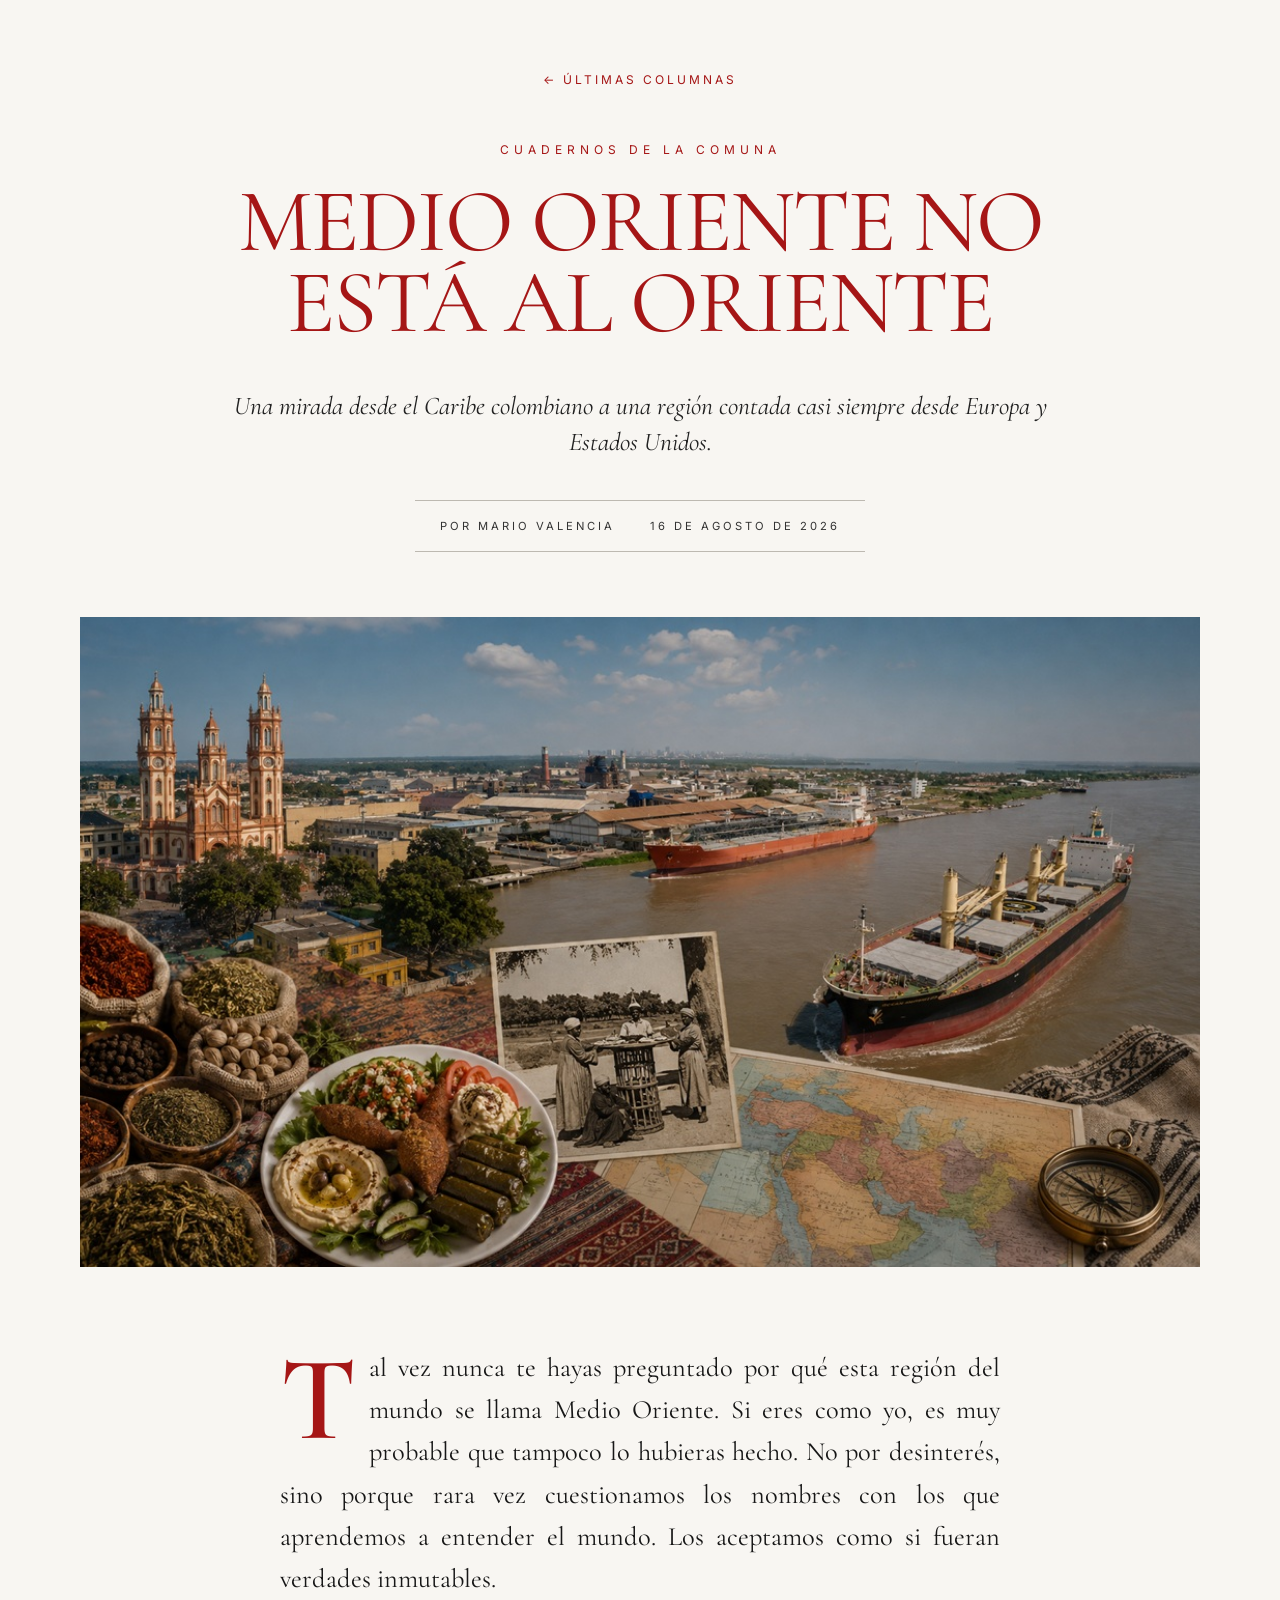
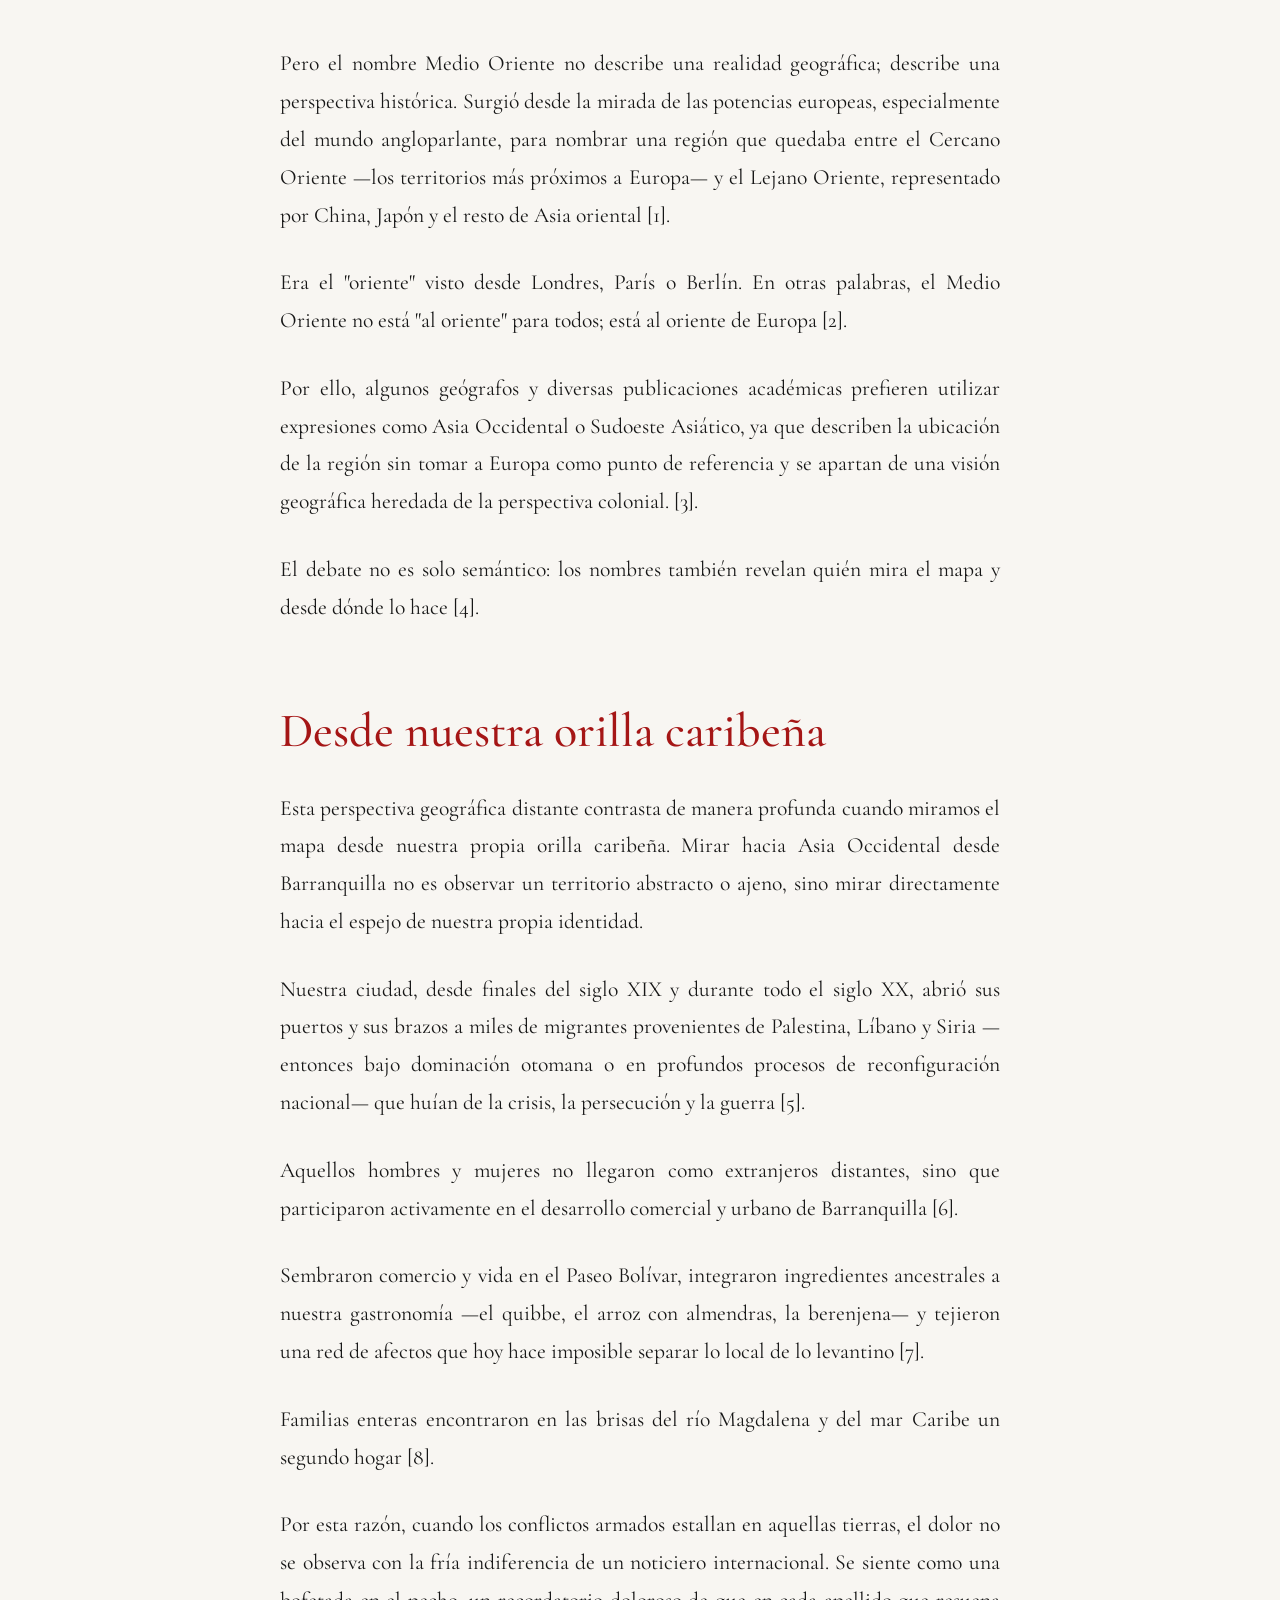
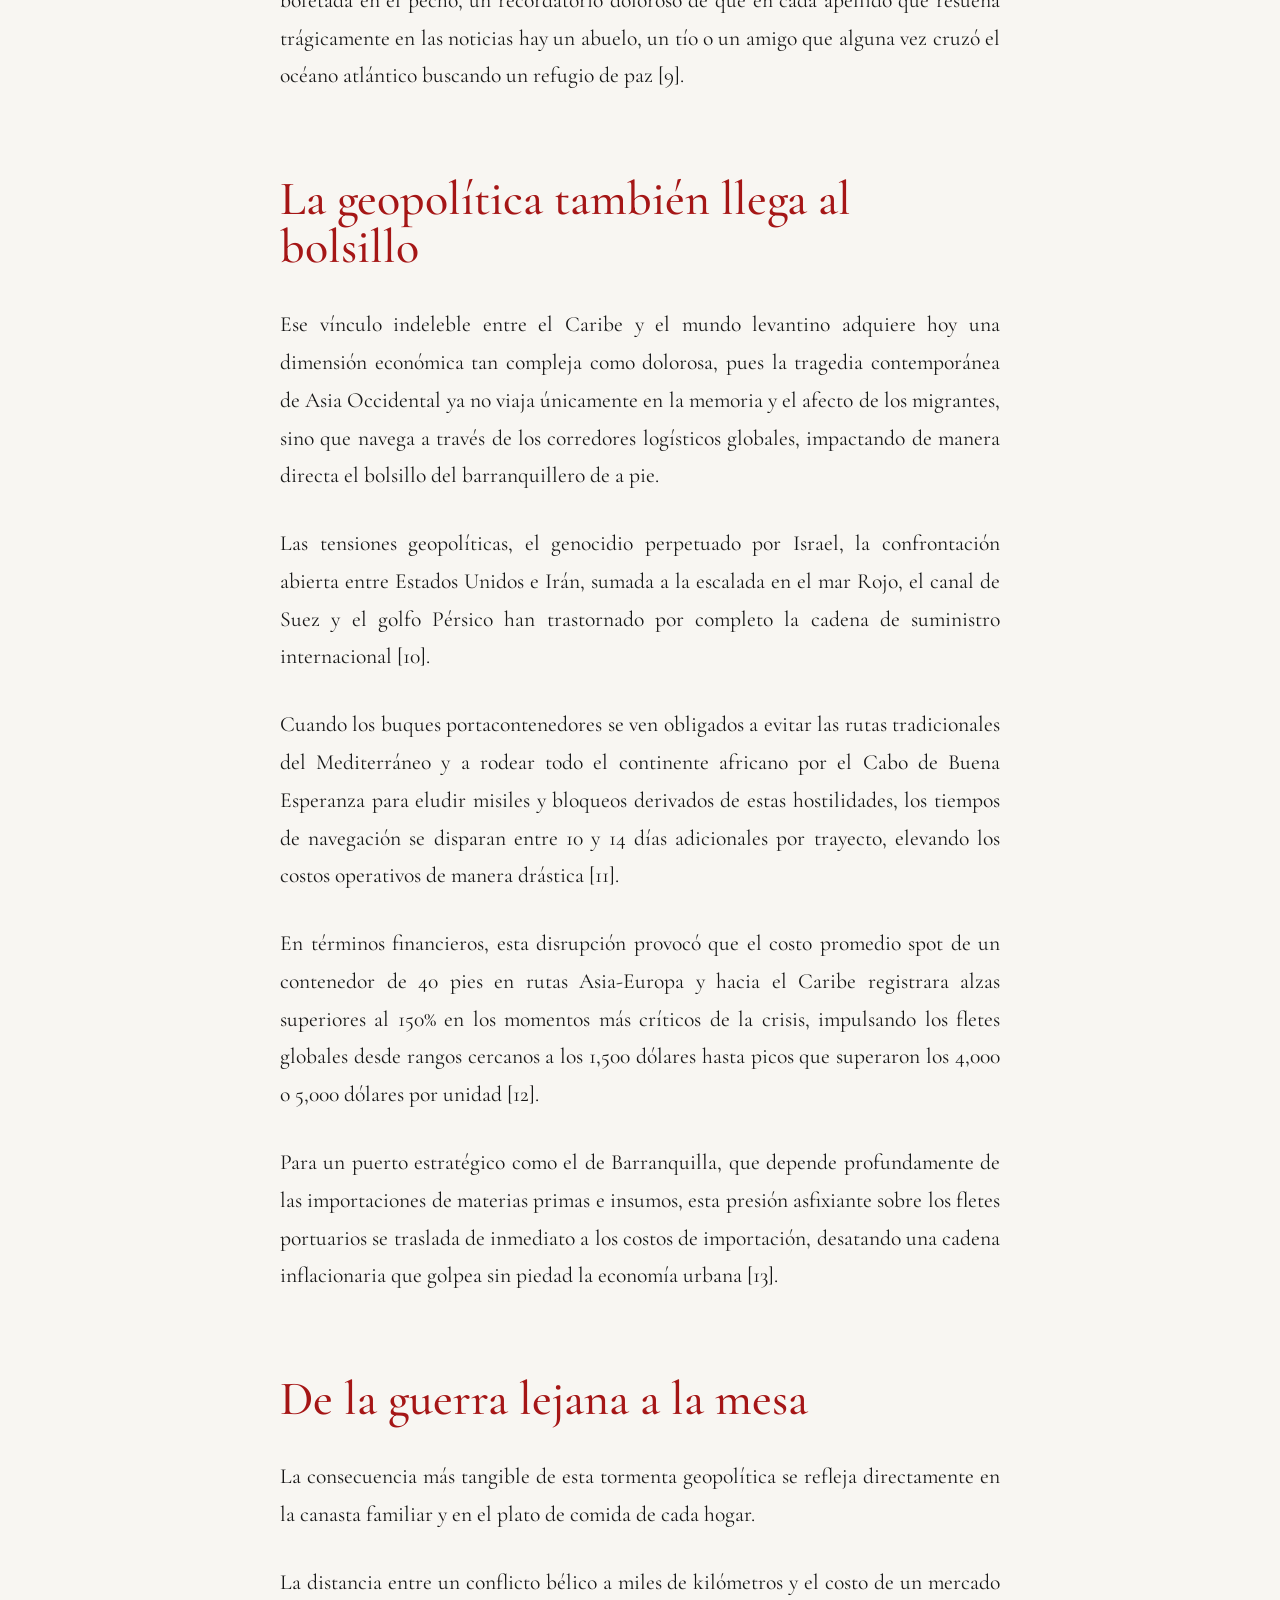
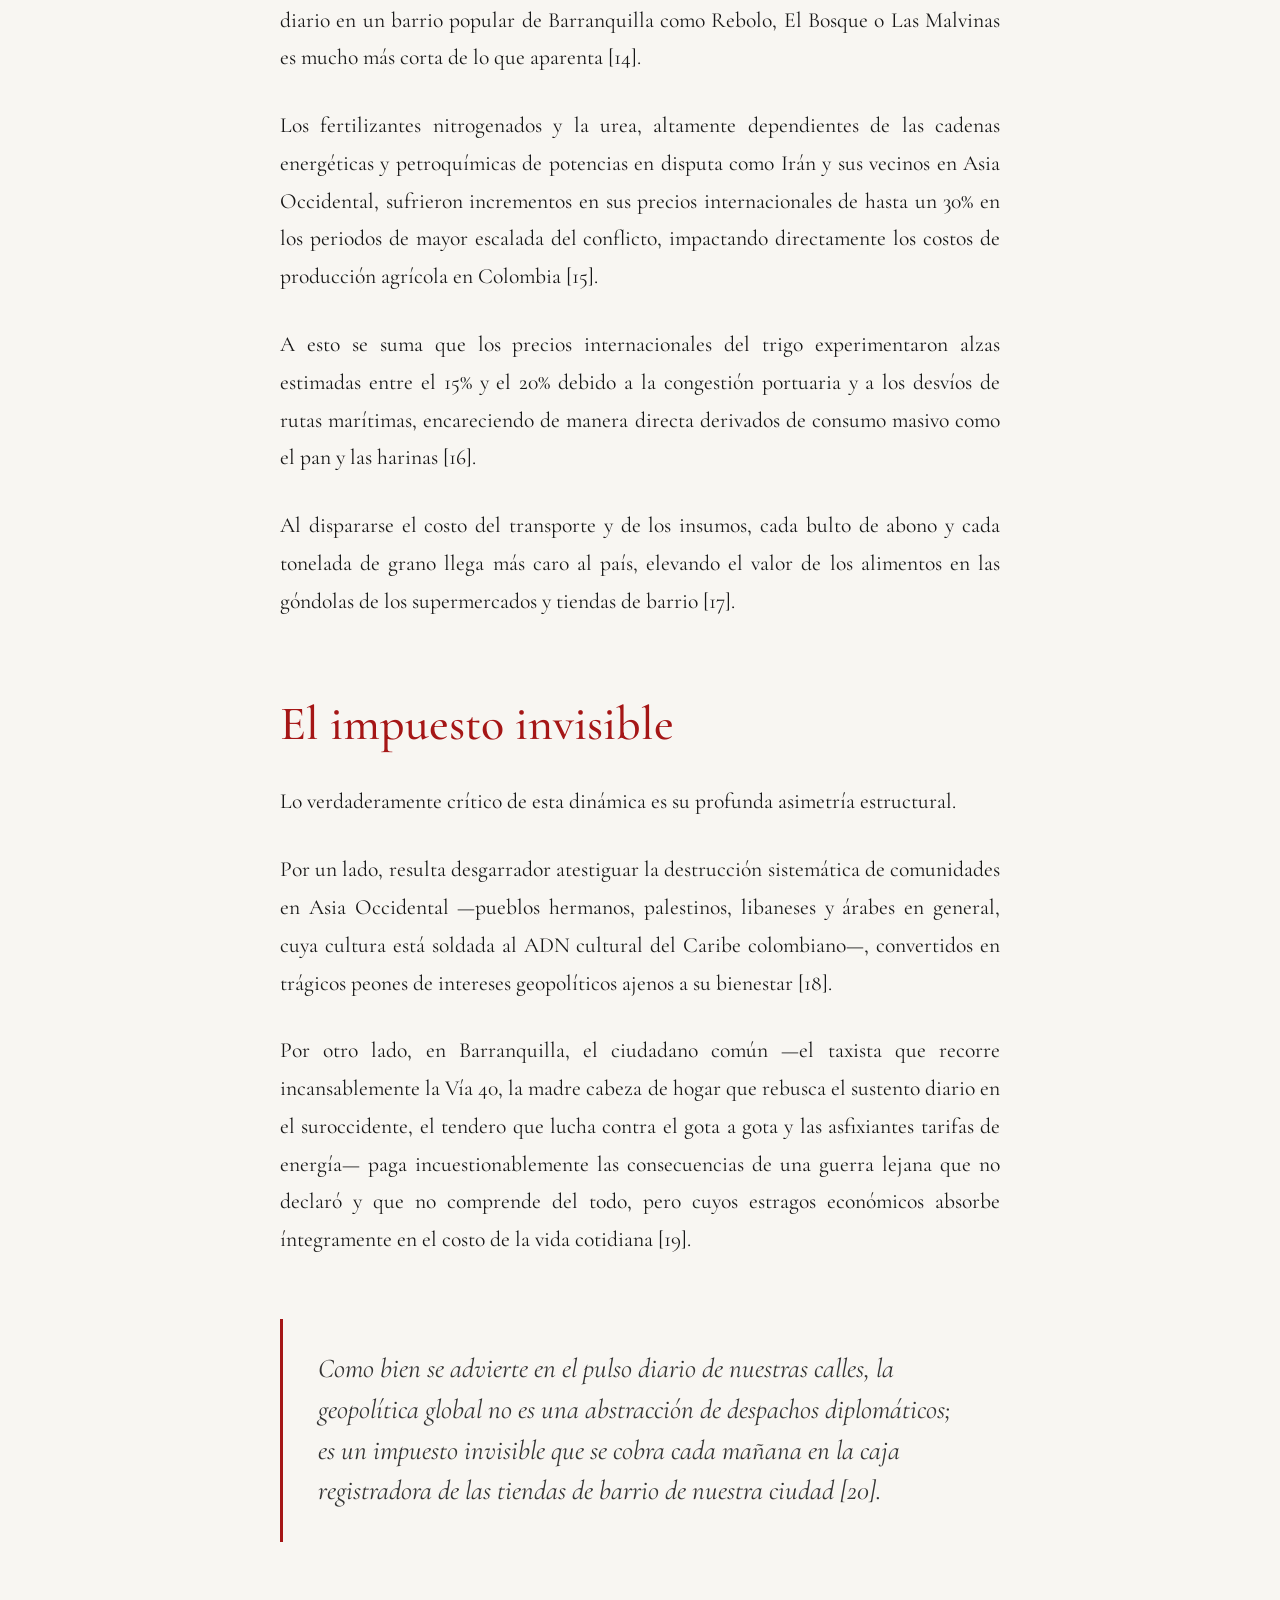
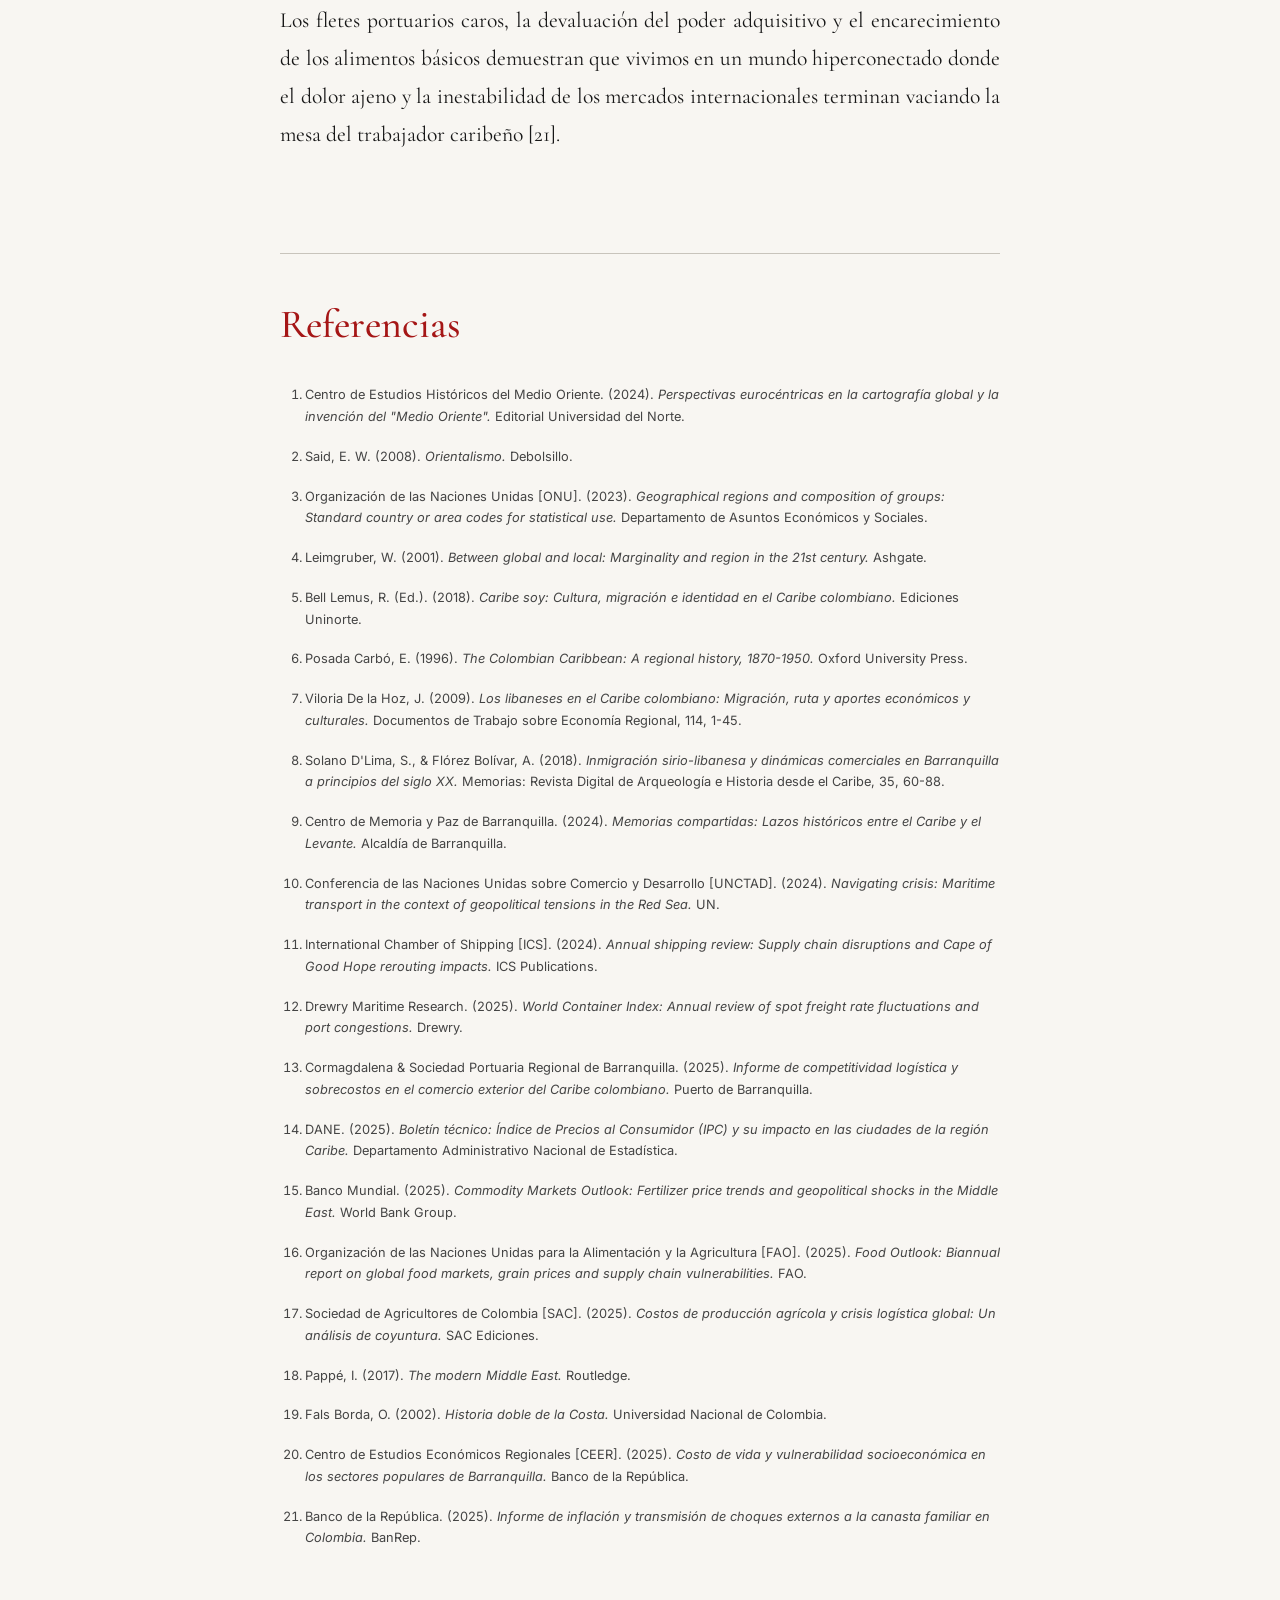
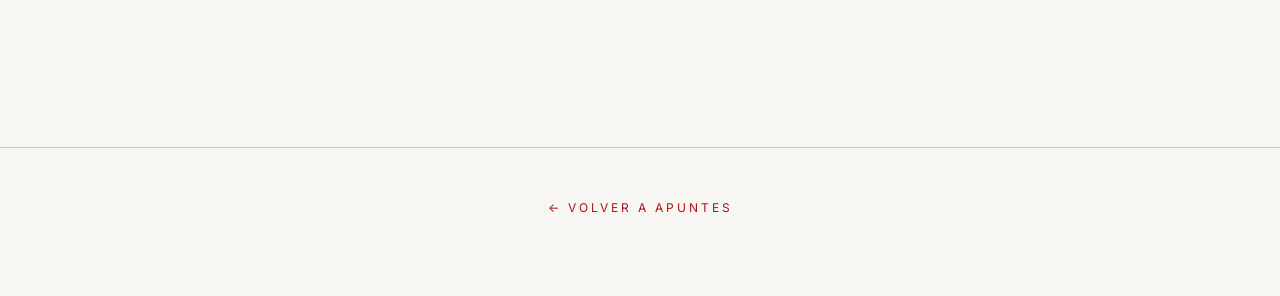
<file: columnas/medio-oriente.html>
<!DOCTYPE html>
<html lang="es">

<head>

    <meta charset="UTF-8">

    <meta name="viewport" content="width=device-width, initial-scale=1.0">

    <title>Medio Oriente no está al Oriente | Cuadernos de la Comuna</title>


    <!-- Google Fonts -->

    <link rel="preconnect" href="https://fonts.googleapis.com">

    <link rel="preconnect" href="https://fonts.gstatic.com" crossorigin>

    <link
        href="https://fonts.googleapis.com/css2?family=Cormorant+Garamond:wght@300;400;500;600;700&family=Inter:wght@300;400;500;600&display=swap"
        rel="stylesheet">


    <!-- CSS -->

    <link rel="stylesheet" href="../css/style.css">
    <link rel="stylesheet" href="../css/articulo.css">

        <!-- =========================================
         GOOGLE ANALYTICS
         ========================================= -->

    <!-- Google tag (gtag.js) -->

    <script async src="https://www.googletagmanager.com/gtag/js?id=G-1JS4JSB5B4"></script>

    <script>

        window.dataLayer = window.dataLayer || [];

        function gtag() {
            dataLayer.push(arguments);
        }

        gtag('js', new Date());

        gtag('config', 'G-1JS4JSB5B4');

    </script>
    
</head>


<body>


    <!-- =========================================
         CABECERA DEL ARTÍCULO
         ========================================= -->

    <header class="articulo-header">


        <a
            href="../columnas/index.html"
            class="volver">

            ← Últimas columnas

        </a>


        <p class="articulo-etiqueta">

            CUADERNOS DE LA COMUNA

        </p>


        <h1>

            MEDIO ORIENTE NO ESTÁ AL ORIENTE

        </h1>


        <p class="articulo-bajada">

            Una mirada desde el Caribe colombiano a una región
            contada casi siempre desde Europa y Estados Unidos.

        </p>


        <div class="articulo-info">

            <span>

                Por Mario Valencia

            </span>


            <span>

                16 de agosto de 2026

            </span>

        </div>


    </header>

    <!-- =========================================
        IMAGEN PRINCIPAL
        ========================================= -->

    <div class="articulo-imagen">

        <img
            src="../assets/img/columna-01-medio-oriente.jpg"
            alt="Medio Oriente no está al Oriente">

    </div>

    <!-- =========================================
         CUERPO DEL ARTÍCULO
         ========================================= -->

    <main class="texto-articulo">


        <p class="entradilla">


            <span class="capitular">T</span>al vez nunca te hayas preguntado por qué esta región
            del mundo se llama Medio Oriente. Si eres como yo, es
            muy probable que tampoco lo hubieras hecho. No por
            desinterés, sino porque rara vez cuestionamos los
            nombres con los que aprendemos a entender el mundo.
            Los aceptamos como si fueran verdades inmutables.

        </p>


        <p>

            Pero el nombre Medio Oriente no describe una realidad
            geográfica; describe una perspectiva histórica. Surgió
            desde la mirada de las potencias europeas, especialmente
            del mundo angloparlante, para nombrar una región que
            quedaba entre el Cercano Oriente —los territorios más
            próximos a Europa— y el Lejano Oriente, representado
            por China, Japón y el resto de Asia oriental [1].

        </p>


        <p>

            Era el "oriente" visto desde Londres, París o Berlín.
            En otras palabras, el Medio Oriente no está "al oriente"
            para todos; está al oriente de Europa [2].

        </p>


        <p>

            Por ello, algunos geógrafos y diversas publicaciones
            académicas prefieren utilizar expresiones como Asia
            Occidental o Sudoeste Asiático, ya que describen la
            ubicación de la región sin tomar a Europa como punto
            de referencia y se apartan de una visión geográfica
            heredada de la perspectiva colonial. [3].

        </p>


        <p>

            El debate no es solo semántico: los nombres también
            revelan quién mira el mapa y desde dónde lo hace [4].

        </p>



        <!-- =========================================
             SEGUNDA PARTE
             ========================================= -->

        <h2>

            Desde nuestra orilla caribeña

        </h2>


        <p>

            Esta perspectiva geográfica distante contrasta de
            manera profunda cuando miramos el mapa desde nuestra
            propia orilla caribeña. Mirar hacia Asia Occidental
            desde Barranquilla no es observar un territorio
            abstracto o ajeno, sino mirar directamente hacia el
            espejo de nuestra propia identidad.

        </p>


        <p>

            Nuestra ciudad, desde finales del siglo XIX y durante
            todo el siglo XX, abrió sus puertos y sus brazos a
            miles de migrantes provenientes de Palestina, Líbano
            y Siria —entonces bajo dominación otomana o en
            profundos procesos de reconfiguración nacional— que
            huían de la crisis, la persecución y la guerra [5].

        </p>


        <p>

            Aquellos hombres y mujeres no llegaron como extranjeros
            distantes, sino que participaron activamente en el
            desarrollo comercial y urbano de Barranquilla [6].

        </p>


        <p>

            Sembraron comercio y vida en el Paseo Bolívar,
            integraron ingredientes ancestrales a nuestra
            gastronomía —el quibbe, el arroz con almendras,
            la berenjena— y tejieron una red de afectos que hoy
            hace imposible separar lo local de lo levantino [7].

        </p>


        <p>

            Familias enteras encontraron en las brisas del río
            Magdalena y del mar Caribe un segundo hogar [8].

        </p>


        <p>

            Por esta razón, cuando los conflictos armados estallan
            en aquellas tierras, el dolor no se observa con la
            fría indiferencia de un noticiero internacional. Se
            siente como una bofetada en el pecho, un recordatorio
            doloroso de que en cada apellido que resuena
            trágicamente en las noticias hay un abuelo, un tío o
            un amigo que alguna vez cruzó el océano atlántico
            buscando un refugio de paz [9].

        </p>



        <!-- =========================================
             TERCERA PARTE
             ========================================= -->

        <h2>

            La geopolítica también llega al bolsillo

        </h2>


        <p>

            Ese vínculo indeleble entre el Caribe y el mundo
            levantino adquiere hoy una dimensión económica tan
            compleja como dolorosa, pues la tragedia contemporánea
            de Asia Occidental ya no viaja únicamente en la memoria
            y el afecto de los migrantes, sino que navega a través
            de los corredores logísticos globales, impactando de
            manera directa el bolsillo del barranquillero de a pie.

        </p>


        <p>

            Las tensiones geopolíticas, el genocidio perpetuado
            por Israel, la confrontación abierta entre Estados
            Unidos e Irán, sumada a la escalada en el mar Rojo,
            el canal de Suez y el golfo Pérsico han trastornado
            por completo la cadena de suministro internacional
            [10].

        </p>


        <p>

            Cuando los buques portacontenedores se ven obligados
            a evitar las rutas tradicionales del Mediterráneo y a
            rodear todo el continente africano por el Cabo de Buena
            Esperanza para eludir misiles y bloqueos derivados de
            estas hostilidades, los tiempos de navegación se
            disparan entre 10 y 14 días adicionales por trayecto,
            elevando los costos operativos de manera drástica [11].

        </p>


        <p>

            En términos financieros, esta disrupción provocó que
            el costo promedio spot de un contenedor de 40 pies en
            rutas Asia-Europa y hacia el Caribe registrara alzas
            superiores al 150% en los momentos más críticos de la
            crisis, impulsando los fletes globales desde rangos
            cercanos a los 1,500 dólares hasta picos que superaron
            los 4,000 o 5,000 dólares por unidad [12].

        </p>


        <p>

            Para un puerto estratégico como el de Barranquilla,
            que depende profundamente de las importaciones de
            materias primas e insumos, esta presión asfixiante
            sobre los fletes portuarios se traslada de inmediato
            a los costos de importación, desatando una cadena
            inflacionaria que golpea sin piedad la economía urbana
            [13].

        </p>



        <!-- =========================================
             CUARTA PARTE
             ========================================= -->

        <h2>

            De la guerra lejana a la mesa

        </h2>


        <p>

            La consecuencia más tangible de esta tormenta
            geopolítica se refleja directamente en la canasta
            familiar y en el plato de comida de cada hogar.

        </p>


        <p>

            La distancia entre un conflicto bélico a miles de
            kilómetros y el costo de un mercado diario en un
            barrio popular de Barranquilla como Rebolo, El Bosque
            o Las Malvinas es mucho más corta de lo que aparenta
            [14].

        </p>


        <p>

            Los fertilizantes nitrogenados y la urea, altamente
            dependientes de las cadenas energéticas y petroquímicas
            de potencias en disputa como Irán y sus vecinos en
            Asia Occidental, sufrieron incrementos en sus precios
            internacionales de hasta un 30% en los periodos de
            mayor escalada del conflicto, impactando directamente
            los costos de producción agrícola en Colombia [15].

        </p>


        <p>

            A esto se suma que los precios internacionales del
            trigo experimentaron alzas estimadas entre el 15% y
            el 20% debido a la congestión portuaria y a los desvíos
            de rutas marítimas, encareciendo de manera directa
            derivados de consumo masivo como el pan y las harinas
            [16].

        </p>


        <p>

            Al dispararse el costo del transporte y de los insumos,
            cada bulto de abono y cada tonelada de grano llega más
            caro al país, elevando el valor de los alimentos en
            las góndolas de los supermercados y tiendas de barrio
            [17].

        </p>



        <!-- =========================================
             QUINTA PARTE
             ========================================= -->

        <h2>

            El impuesto invisible

        </h2>


        <p>

            Lo verdaderamente crítico de esta dinámica es su
            profunda asimetría estructural.

        </p>


        <p>

            Por un lado, resulta desgarrador atestiguar la
            destrucción sistemática de comunidades en Asia
            Occidental —pueblos hermanos, palestinos, libaneses
            y árabes en general, cuya cultura está soldada
            al ADN cultural del Caribe colombiano—,
            convertidos en trágicos peones de intereses
            geopolíticos ajenos a su bienestar [18].

        </p>


        <p>

            Por otro lado, en Barranquilla, el ciudadano común
            —el taxista que recorre incansablemente la Vía 40,
            la madre cabeza de hogar que rebusca el sustento diario
            en el suroccidente, el tendero que lucha contra el gota
            a gota y las asfixiantes tarifas de energía— paga
            incuestionablemente las consecuencias de una guerra
            lejana que no declaró y que no comprende del todo,
            pero cuyos estragos económicos absorbe íntegramente
            en el costo de la vida cotidiana [19].

        </p>


        <blockquote>

            Como bien se advierte en el pulso diario de nuestras
            calles, la geopolítica global no es una abstracción
            de despachos diplomáticos; es un impuesto invisible
            que se cobra cada mañana en la caja registradora de
            las tiendas de barrio de nuestra ciudad [20].

        </blockquote>


        <p>

            Los fletes portuarios caros, la devaluación del poder
            adquisitivo y el encarecimiento de los alimentos
            básicos demuestran que vivimos en un mundo
            hiperconectado donde el dolor ajeno y la inestabilidad
            de los mercados internacionales terminan vaciando la
            mesa del trabajador caribeño [21].

        </p>



        <!-- =========================================
             REFERENCIAS
             ========================================= -->

        <section class="referencias">

            <h2>

                Referencias

            </h2>


            <ol>

                <li>
                    Centro de Estudios Históricos del Medio Oriente.
                    (2024). <em>Perspectivas eurocéntricas en la
                    cartografía global y la invención del "Medio Oriente".</em>
                    Editorial Universidad del Norte.
                </li>


                <li>
                    Said, E. W. (2008).
                    <em>Orientalismo.</em>
                    Debolsillo.
                </li>


                <li>
                    Organización de las Naciones Unidas [ONU].
                    (2023). <em>Geographical regions and composition
                    of groups: Standard country or area codes for
                    statistical use.</em> Departamento de Asuntos
                    Económicos y Sociales.
                </li>


                <li>
                    Leimgruber, W. (2001).
                    <em>Between global and local: Marginality and
                    region in the 21st century.</em> Ashgate.
                </li>


                <li>
                    Bell Lemus, R. (Ed.). (2018).
                    <em>Caribe soy: Cultura, migración e identidad
                    en el Caribe colombiano.</em>
                    Ediciones Uninorte.
                </li>


                <li>
                    Posada Carbó, E. (1996).
                    <em>The Colombian Caribbean: A regional history,
                    1870-1950.</em>
                    Oxford University Press.
                </li>


                <li>
                    Viloria De la Hoz, J. (2009).
                    <em>Los libaneses en el Caribe colombiano:
                    Migración, ruta y aportes económicos y culturales.</em>
                    Documentos de Trabajo sobre Economía Regional,
                    114, 1-45.
                </li>


                <li>
                    Solano D'Lima, S., & Flórez Bolívar, A. (2018).
                    <em>Inmigración sirio-libanesa y dinámicas
                    comerciales en Barranquilla a principios del
                    siglo XX.</em>
                    Memorias: Revista Digital de Arqueología e
                    Historia desde el Caribe, 35, 60-88.
                </li>


                <li>
                    Centro de Memoria y Paz de Barranquilla.
                    (2024). <em>Memorias compartidas: Lazos históricos
                    entre el Caribe y el Levante.</em>
                    Alcaldía de Barranquilla.
                </li>


                <li>
                    Conferencia de las Naciones Unidas sobre Comercio
                    y Desarrollo [UNCTAD]. (2024).
                    <em>Navigating crisis: Maritime transport in the
                    context of geopolitical tensions in the Red Sea.</em>
                    UN.
                </li>


                <li>
                    International Chamber of Shipping [ICS].
                    (2024). <em>Annual shipping review: Supply chain
                    disruptions and Cape of Good Hope rerouting impacts.</em>
                    ICS Publications.
                </li>


                <li>
                    Drewry Maritime Research. (2025).
                    <em>World Container Index: Annual review of spot
                    freight rate fluctuations and port congestions.</em>
                    Drewry.
                </li>


                <li>
                    Cormagdalena & Sociedad Portuaria Regional de
                    Barranquilla. (2025).
                    <em>Informe de competitividad logística y
                    sobrecostos en el comercio exterior del Caribe
                    colombiano.</em>
                    Puerto de Barranquilla.
                </li>


                <li>
                    DANE. (2025).
                    <em>Boletín técnico: Índice de Precios al
                    Consumidor (IPC) y su impacto en las ciudades
                    de la región Caribe.</em>
                    Departamento Administrativo Nacional de Estadística.
                </li>


                <li>
                    Banco Mundial. (2025).
                    <em>Commodity Markets Outlook: Fertilizer price
                    trends and geopolitical shocks in the Middle East.</em>
                    World Bank Group.
                </li>


                <li>
                    Organización de las Naciones Unidas para la
                    Alimentación y la Agricultura [FAO]. (2025).
                    <em>Food Outlook: Biannual report on global food
                    markets, grain prices and supply chain vulnerabilities.</em>
                    FAO.
                </li>


                <li>
                    Sociedad de Agricultores de Colombia [SAC].
                    (2025).
                    <em>Costos de producción agrícola y crisis
                    logística global: Un análisis de coyuntura.</em>
                    SAC Ediciones.
                </li>


                <li>
                    Pappé, I. (2017).
                    <em>The modern Middle East.</em>
                    Routledge.
                </li>


                <li>
                    Fals Borda, O. (2002).
                    <em>Historia doble de la Costa.</em>
                    Universidad Nacional de Colombia.
                </li>


                <li>
                    Centro de Estudios Económicos Regionales [CEER].
                    (2025).
                    <em>Costo de vida y vulnerabilidad socioeconómica
                    en los sectores populares de Barranquilla.</em>
                    Banco de la República.
                </li>


                <li>
                    Banco de la República. (2025).
                    <em>Informe de inflación y transmisión de choques
                    externos a la canasta familiar en Colombia.</em>
                    BanRep.
                </li>

            </ol>

        </section>


    </main>



    <!-- =========================================
         PIE
         ========================================= -->

    <footer class="articulo-footer">

        <a href="../columnas/index.html">

            ← Volver a Apuntes
        </a>

    </footer>


</body>

</html>
</file>
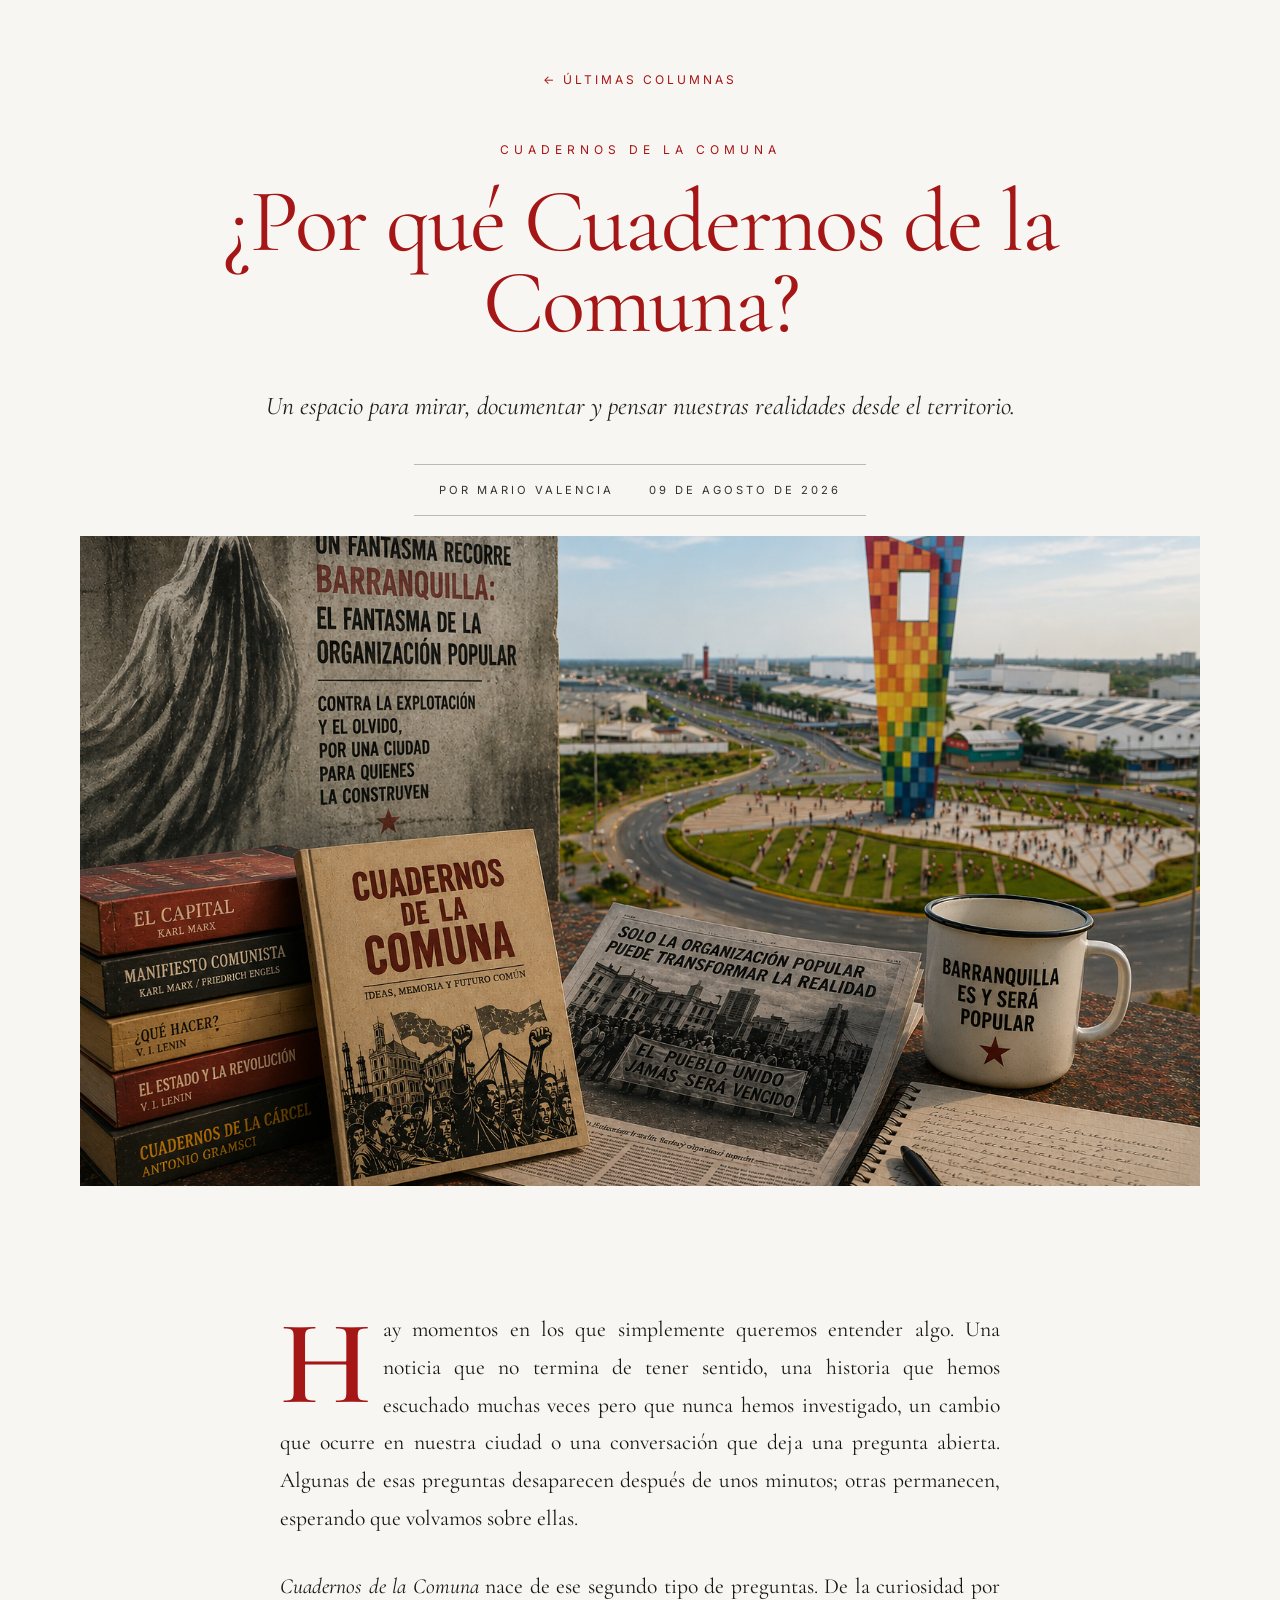
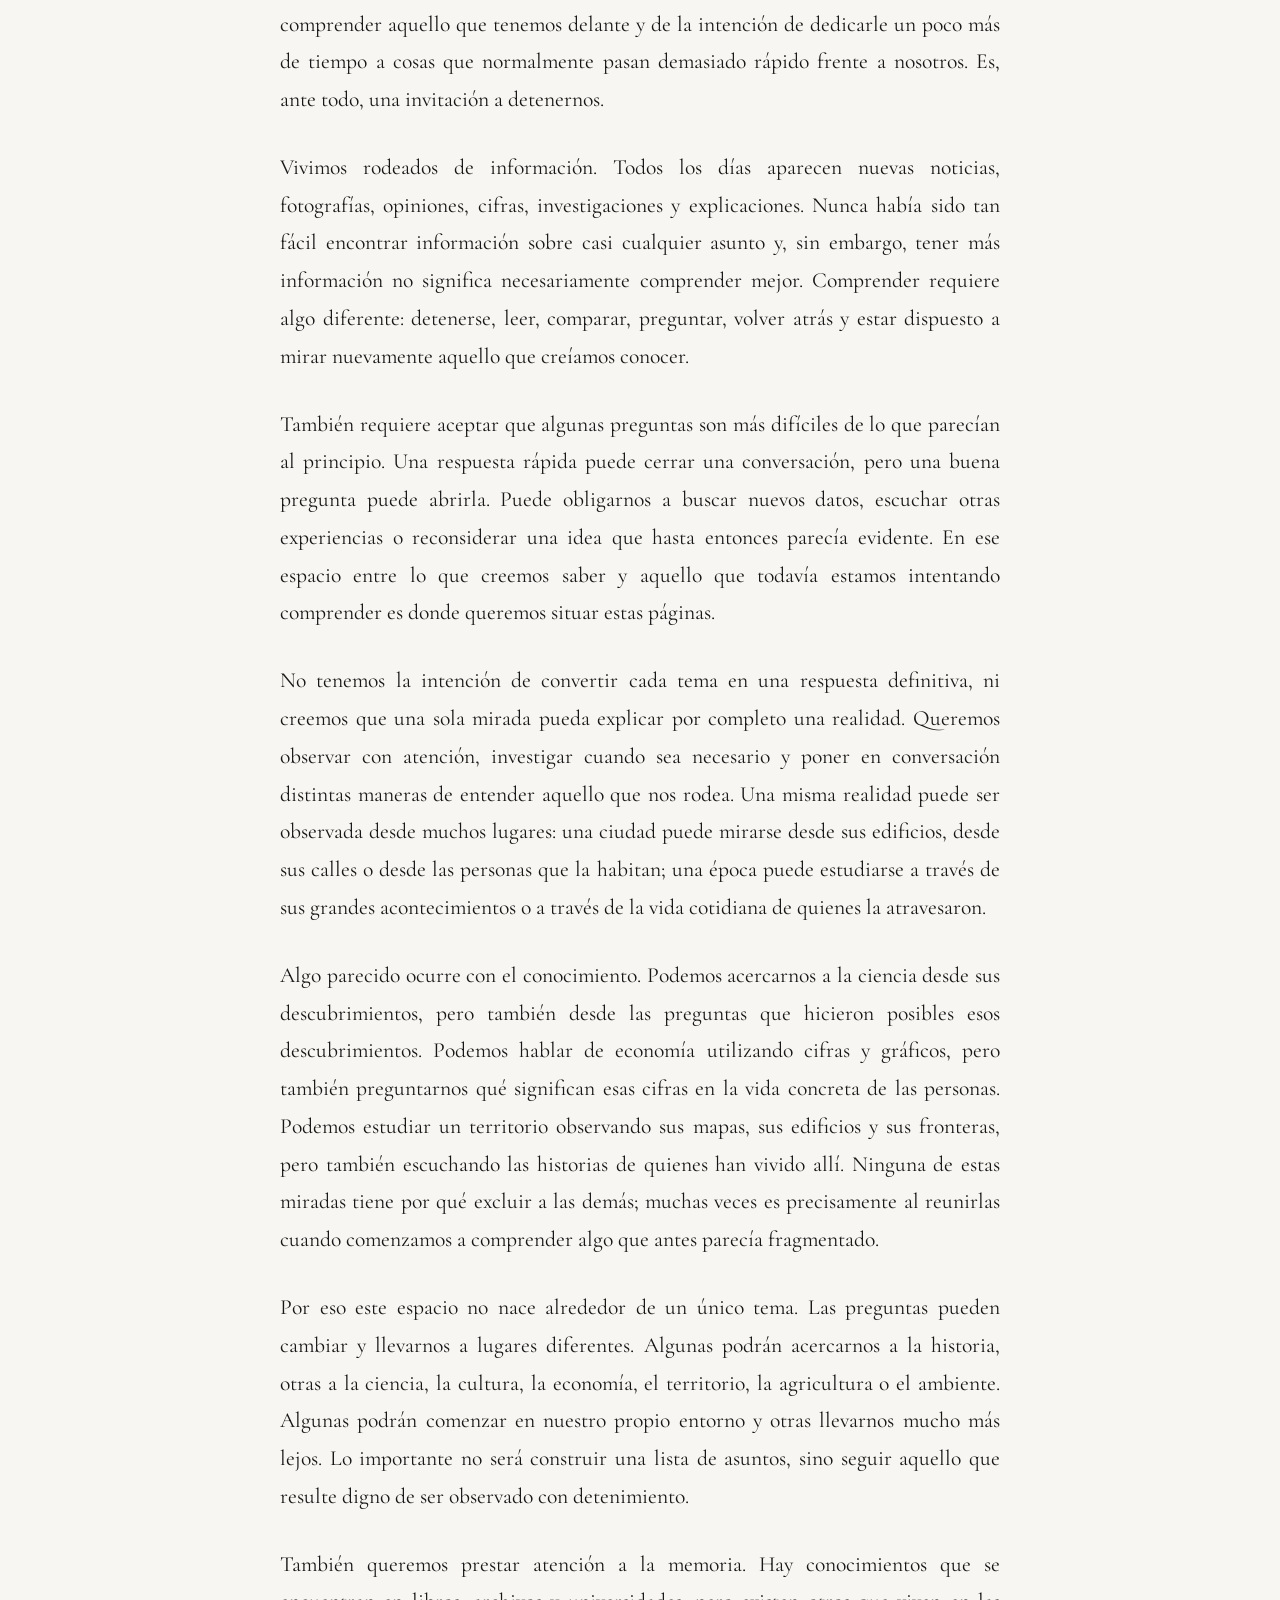
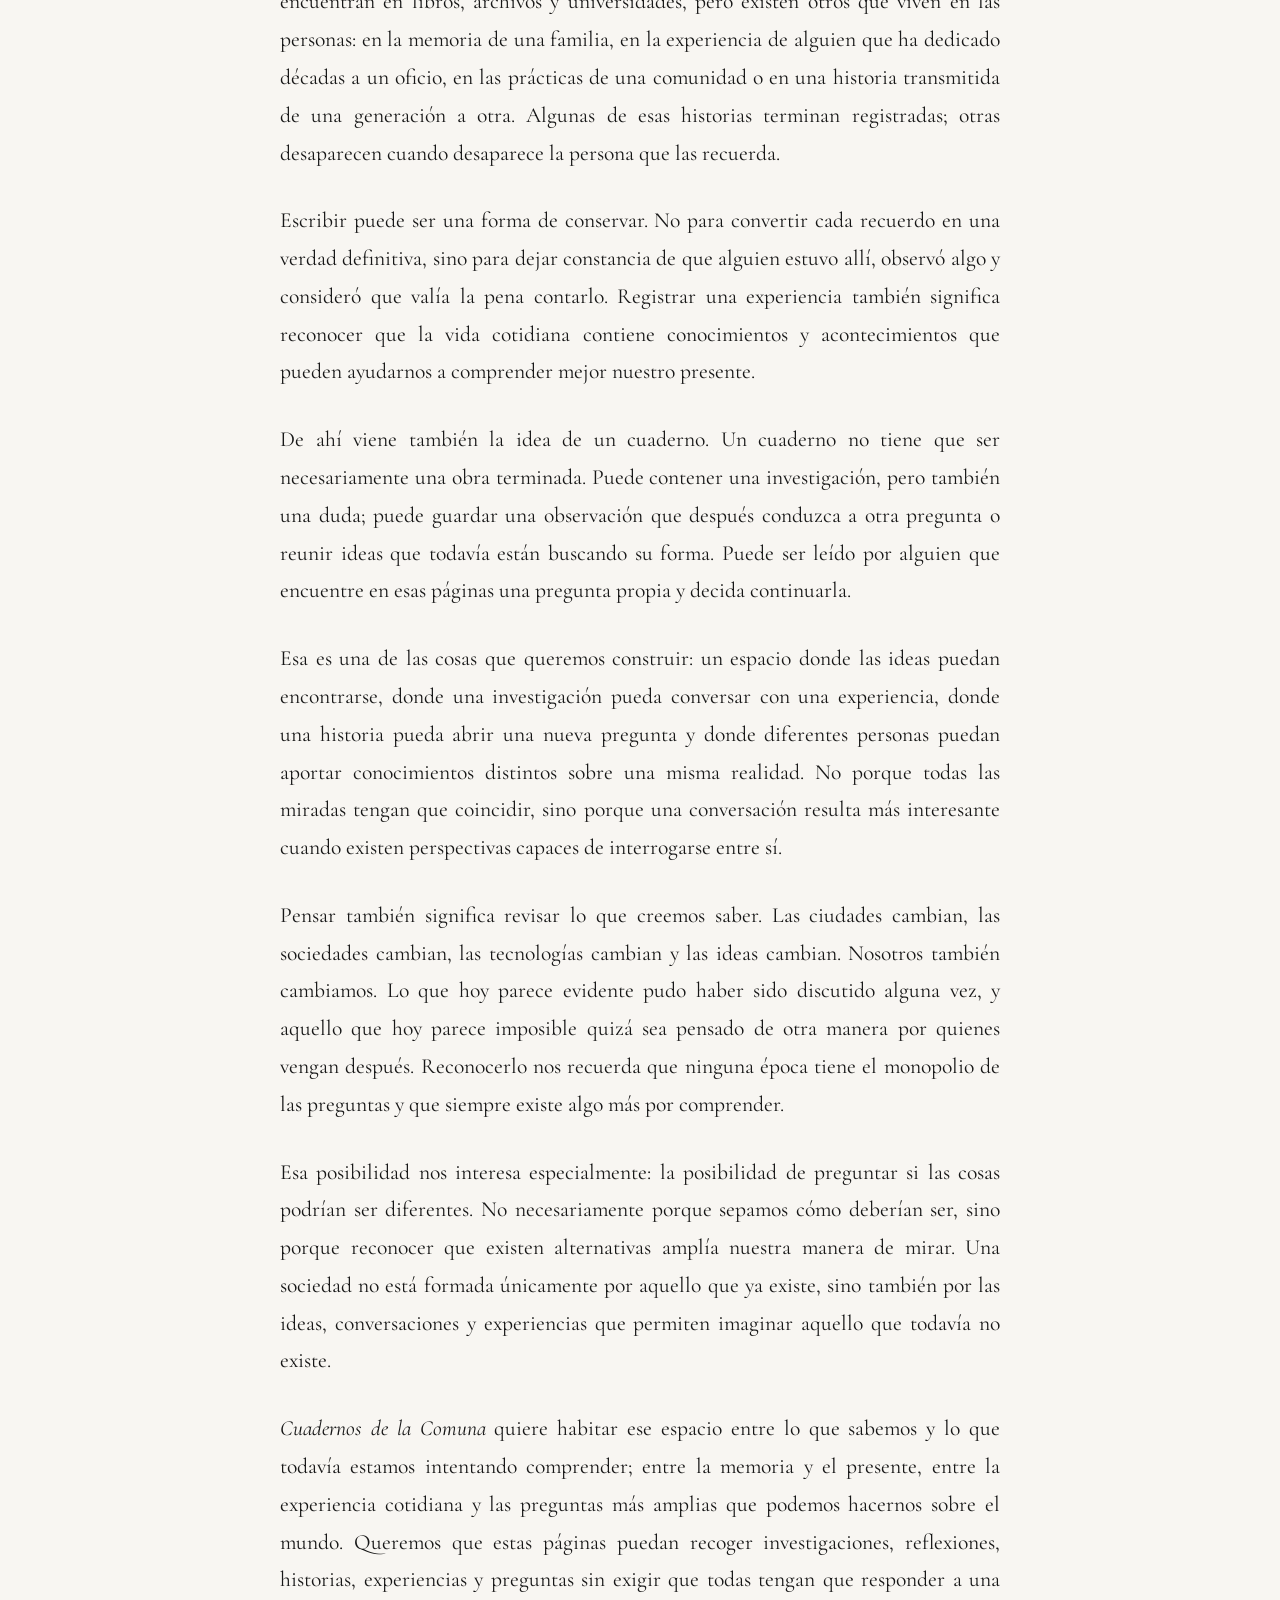
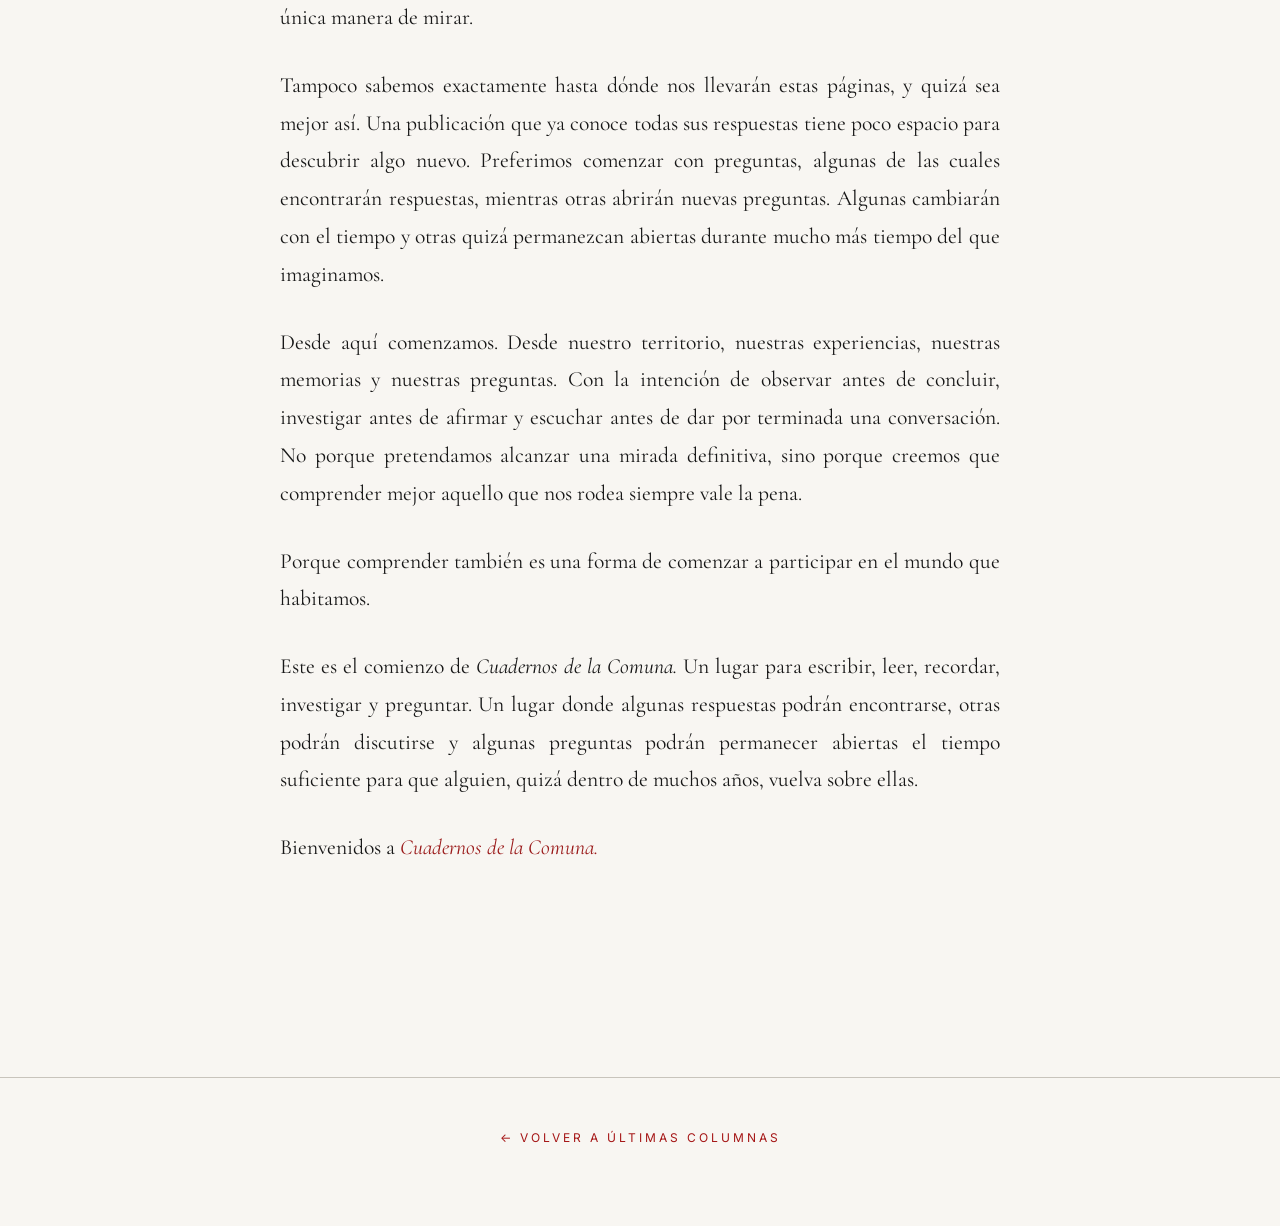
<file: columnas/por-que-cuadernos.html>
<!DOCTYPE html>
<html lang="es">

<head>

    <meta charset="UTF-8">

    <meta name="viewport" content="width=device-width, initial-scale=1.0">

    <title>¿Por qué Cuadernos de la Comuna? | Cuadernos de la Comuna</title>


    <!-- =========================================
         GOOGLE FONTS
         ========================================= -->

    <link rel="preconnect" href="https://fonts.googleapis.com">

    <link rel="preconnect" href="https://fonts.gstatic.com" crossorigin>

    <link
        href="https://fonts.googleapis.com/css2?family=Cormorant+Garamond:wght@300;400;500;600;700&family=Inter:wght@300;400;500;600&display=swap"
        rel="stylesheet">


    <!-- =========================================
         CSS
         ========================================= -->

    <link rel="stylesheet" href="../css/style.css">

    <link rel="stylesheet" href="../css/articulo.css">

        <!-- =========================================
         GOOGLE ANALYTICS
         ========================================= -->

    <!-- Google tag (gtag.js) -->

    <script async src="https://www.googletagmanager.com/gtag/js?id=G-1JS4JSB5B4"></script>

    <script>

        window.dataLayer = window.dataLayer || [];

        function gtag() {
            dataLayer.push(arguments);
        }

        gtag('js', new Date());

        gtag('config', 'G-1JS4JSB5B4');

    </script>

</head>


<body>


    <!-- =========================================
         CABECERA DEL ARTÍCULO
         ========================================= -->

    <header class="articulo-header">


        <!-- VOLVER -->

        <a
            href="index.html"
            class="volver">

            ← Últimas columnas

        </a>


        <!-- ETIQUETA -->

        <p class="articulo-etiqueta">

            CUADERNOS DE LA COMUNA

        </p>


        <!-- TÍTULO -->

        <h1>

            ¿Por qué Cuadernos de la Comuna?

        </h1>


        <!-- SUBTÍTULO -->

        <p class="articulo-bajada">

            Un espacio para mirar, documentar y pensar
            nuestras realidades desde el territorio.

        </p>


        <!-- AUTOR Y FECHA -->

        <div class="articulo-info">

            <span>

                Por Mario Valencia

            </span>


            <span>

                09 de agosto de 2026

            </span>

        </div>


        <!-- =========================================
             IMAGEN
             AHORA APARECE DESPUÉS DE LA INFORMACIÓN
             ========================================= -->

        <div class="articulo-imagen">

            <img
                src="../assets/img/columna-00-cuadernos.jpg"
                alt="¿Por qué Cuadernos de la Comuna?">

        </div>


    </header>



    <!-- =========================================
         CUERPO DEL ARTÍCULO
         ========================================= -->

    <main class="texto-articulo">


        <p>

            <span class="capitular">H</span>ay momentos en los que simplemente queremos
            entender algo. Una noticia que no termina de tener
            sentido, una historia que hemos escuchado muchas
            veces pero que nunca hemos investigado, un cambio
            que ocurre en nuestra ciudad o una conversación que
            deja una pregunta abierta. Algunas de esas preguntas
            desaparecen después de unos minutos; otras permanecen,
            esperando que volvamos sobre ellas.

        </p>


        <p>

            <em>Cuadernos de la Comuna</em> nace de ese segundo
            tipo de preguntas. De la curiosidad por comprender
            aquello que tenemos delante y de la intención de
            dedicarle un poco más de tiempo a cosas que normalmente
            pasan demasiado rápido frente a nosotros. Es, ante
            todo, una invitación a detenernos.

        </p>


        <p>

            Vivimos rodeados de información. Todos los días
            aparecen nuevas noticias, fotografías, opiniones,
            cifras, investigaciones y explicaciones. Nunca había
            sido tan fácil encontrar información sobre casi
            cualquier asunto y, sin embargo, tener más información
            no significa necesariamente comprender mejor. Comprender
            requiere algo diferente: detenerse, leer, comparar,
            preguntar, volver atrás y estar dispuesto a mirar
            nuevamente aquello que creíamos conocer.

        </p>


        <p>

            También requiere aceptar que algunas preguntas son
            más difíciles de lo que parecían al principio. Una
            respuesta rápida puede cerrar una conversación, pero
            una buena pregunta puede abrirla. Puede obligarnos a
            buscar nuevos datos, escuchar otras experiencias o
            reconsiderar una idea que hasta entonces parecía
            evidente. En ese espacio entre lo que creemos saber
            y aquello que todavía estamos intentando comprender
            es donde queremos situar estas páginas.

        </p>


        <p>

            No tenemos la intención de convertir cada tema en
            una respuesta definitiva, ni creemos que una sola
            mirada pueda explicar por completo una realidad.
            Queremos observar con atención, investigar cuando
            sea necesario y poner en conversación distintas
            maneras de entender aquello que nos rodea. Una misma
            realidad puede ser observada desde muchos lugares:
            una ciudad puede mirarse desde sus edificios, desde
            sus calles o desde las personas que la habitan; una
            época puede estudiarse a través de sus grandes
            acontecimientos o a través de la vida cotidiana de
            quienes la atravesaron.

        </p>


        <p>

            Algo parecido ocurre con el conocimiento. Podemos
            acercarnos a la ciencia desde sus descubrimientos,
            pero también desde las preguntas que hicieron posibles
            esos descubrimientos. Podemos hablar de economía
            utilizando cifras y gráficos, pero también preguntarnos
            qué significan esas cifras en la vida concreta de las
            personas. Podemos estudiar un territorio observando
            sus mapas, sus edificios y sus fronteras, pero también
            escuchando las historias de quienes han vivido allí.
            Ninguna de estas miradas tiene por qué excluir a las
            demás; muchas veces es precisamente al reunirlas
            cuando comenzamos a comprender algo que antes parecía
            fragmentado.

        </p>


        <p>

            Por eso este espacio no nace alrededor de un único
            tema. Las preguntas pueden cambiar y llevarnos a
            lugares diferentes. Algunas podrán acercarnos a
            la historia, otras a la ciencia, la cultura, la economía,
            el territorio, la agricultura o el ambiente. Algunas
            podrán comenzar en nuestro propio entorno y otras
            llevarnos mucho más lejos. Lo importante no será
            construir una lista de asuntos, sino seguir aquello
            que resulte digno de ser observado con detenimiento.

        </p>


        <p>

            También queremos prestar atención a la memoria. Hay
            conocimientos que se encuentran en libros, archivos
            y universidades, pero existen otros que viven en
            las personas: en la memoria de una familia, en la
            experiencia de alguien que ha dedicado décadas a un
            oficio, en las prácticas de una comunidad o en una
            historia transmitida de una generación a otra.
            Algunas de esas historias terminan registradas;
            otras desaparecen cuando desaparece la persona que
            las recuerda.

        </p>


        <p>

            Escribir puede ser una forma de conservar. No para
            convertir cada recuerdo en una verdad definitiva,
            sino para dejar constancia de que alguien estuvo allí,
            observó algo y consideró que valía la pena contarlo.
            Registrar una experiencia también significa reconocer
            que la vida cotidiana contiene conocimientos y
            acontecimientos que pueden ayudarnos a comprender
            mejor nuestro presente.

        </p>


        <p>

            De ahí viene también la idea de un cuaderno. Un
            cuaderno no tiene que ser necesariamente una obra
            terminada. Puede contener una investigación, pero
            también una duda; puede guardar una observación que
            después conduzca a otra pregunta o reunir ideas que
            todavía están buscando su forma. Puede ser leído por
            alguien que encuentre en esas páginas una pregunta
            propia y decida continuarla.

        </p>


        <p>

            Esa es una de las cosas que queremos construir:
            un espacio donde las ideas puedan encontrarse, donde
            una investigación pueda conversar con una experiencia,
            donde una historia pueda abrir una nueva pregunta y
            donde diferentes personas puedan aportar conocimientos
            distintos sobre una misma realidad. No porque todas
            las miradas tengan que coincidir, sino porque una
            conversación resulta más interesante cuando existen
            perspectivas capaces de interrogarse entre sí.

        </p>


        <p>

            Pensar también significa revisar lo que creemos saber.
            Las ciudades cambian, las sociedades cambian, las
            tecnologías cambian y las ideas cambian. Nosotros
            también cambiamos. Lo que hoy parece evidente pudo
            haber sido discutido alguna vez, y aquello que hoy
            parece imposible quizá sea pensado de otra manera
            por quienes vengan después. Reconocerlo nos recuerda
            que ninguna época tiene el monopolio de las preguntas
            y que siempre existe algo más por comprender.

        </p>


        <p>

            Esa posibilidad nos interesa especialmente: la
            posibilidad de preguntar si las cosas podrían ser
            diferentes. No necesariamente porque sepamos cómo
            deberían ser, sino porque reconocer que existen
            alternativas amplía nuestra manera de mirar. Una
            sociedad no está formada únicamente por aquello que
            ya existe, sino también por las ideas, conversaciones
            y experiencias que permiten imaginar aquello que
            todavía no existe.

        </p>


        <p>

            <em>Cuadernos de la Comuna</em> quiere habitar ese
            espacio entre lo que sabemos y lo que todavía estamos
            intentando comprender; entre la memoria y el presente,
            entre la experiencia cotidiana y las preguntas más
            amplias que podemos hacernos sobre el mundo. Queremos
            que estas páginas puedan recoger investigaciones,
            reflexiones, historias, experiencias y preguntas sin
            exigir que todas tengan que responder a una única
            manera de mirar.

        </p>


        <p>

            Tampoco sabemos exactamente hasta dónde nos llevarán
            estas páginas, y quizá sea mejor así. Una publicación
            que ya conoce todas sus respuestas tiene poco espacio
            para descubrir algo nuevo. Preferimos comenzar con
            preguntas, algunas de las cuales encontrarán respuestas,
            mientras otras abrirán nuevas preguntas. Algunas
            cambiarán con el tiempo y otras quizá permanezcan
            abiertas durante mucho más tiempo del que imaginamos.

        </p>


        <p>

            Desde aquí comenzamos. Desde nuestro territorio,
            nuestras experiencias, nuestras memorias y nuestras
            preguntas. Con la intención de observar antes de
            concluir, investigar antes de afirmar y escuchar antes
            de dar por terminada una conversación. No porque
            pretendamos alcanzar una mirada definitiva, sino
            porque creemos que comprender mejor aquello que nos
            rodea siempre vale la pena.

        </p>


        <!-- =========================================
             TEXTO DESTACADO
             ========================================= -->

        <p class="texto-destacado">

            Porque comprender también es una forma de comenzar
            a participar en el mundo que habitamos.

        </p>


        <p>

            Este es el comienzo de <em>Cuadernos de la Comuna.</em>
            Un lugar para escribir, leer, recordar, investigar
            y preguntar. Un lugar donde algunas respuestas podrán
            encontrarse, otras podrán discutirse y algunas
            preguntas podrán permanecer abiertas el tiempo
            suficiente para que alguien, quizá dentro de muchos
            años, vuelva sobre ellas.

        </p>


        <!-- =========================================
             CIERRE
             ========================================= -->

        <p class="cierre-articulo">

            Bienvenidos a

            <span class="nombre-revista">

                <em>Cuadernos de la Comuna.</em>

            </span>

        </p>


    </main>



    <!-- =========================================
         PIE DEL ARTÍCULO
         ========================================= -->

    <footer class="articulo-footer">

        <a href="index.html">

            ← Volver a Últimas columnas

        </a>

    </footer>


</body>

</html>
</file>
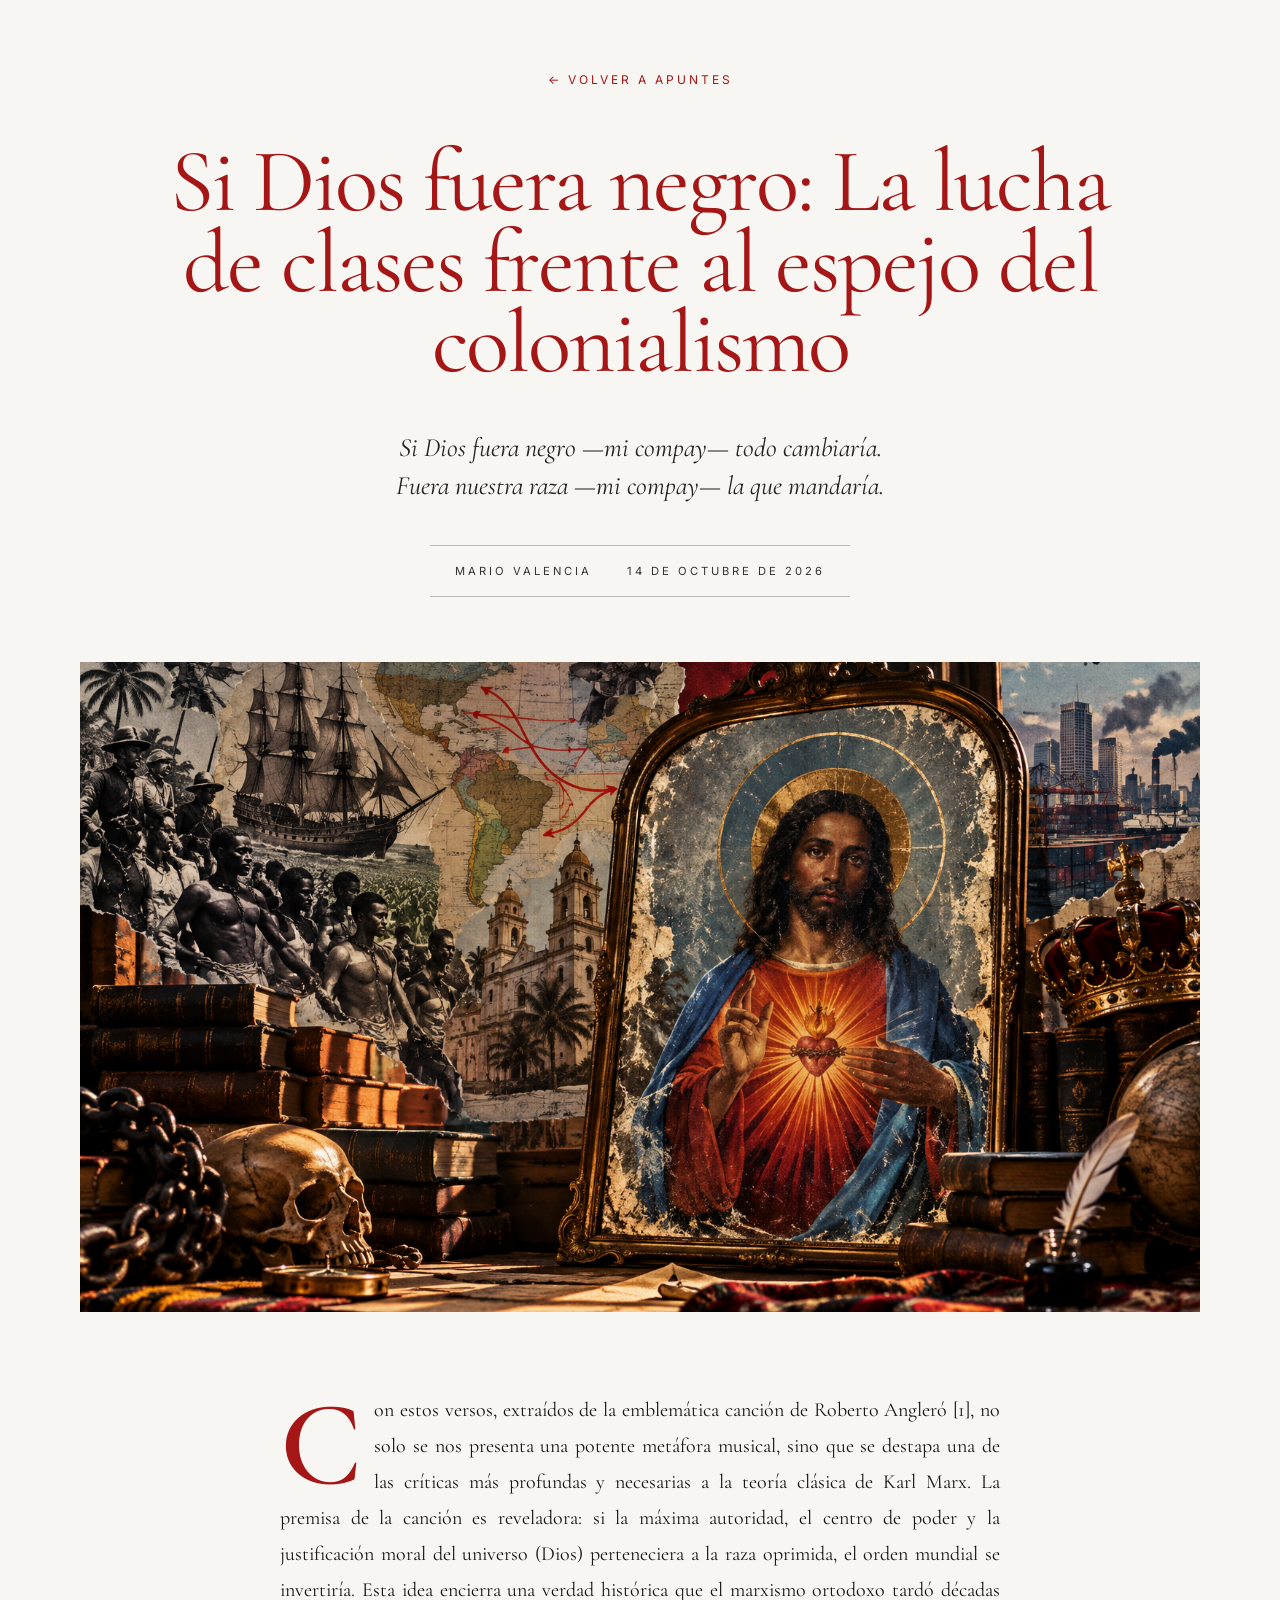
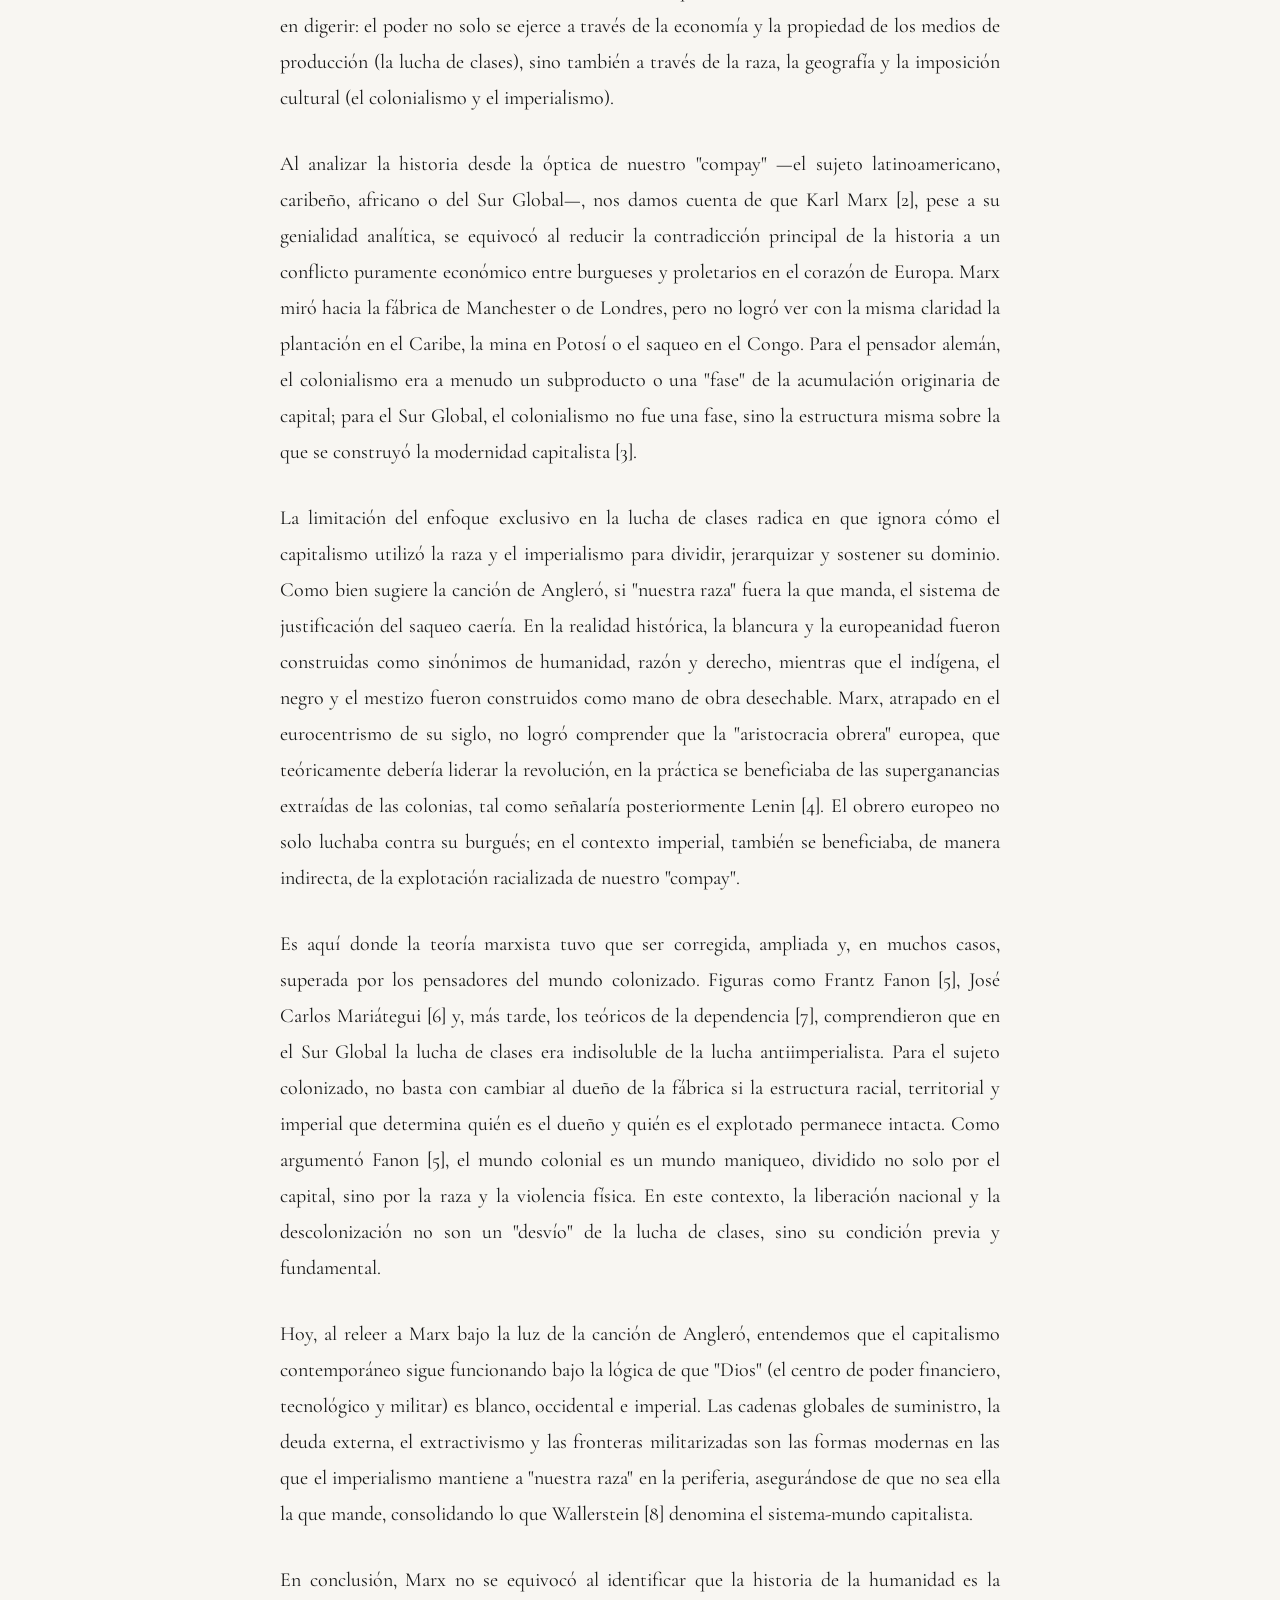
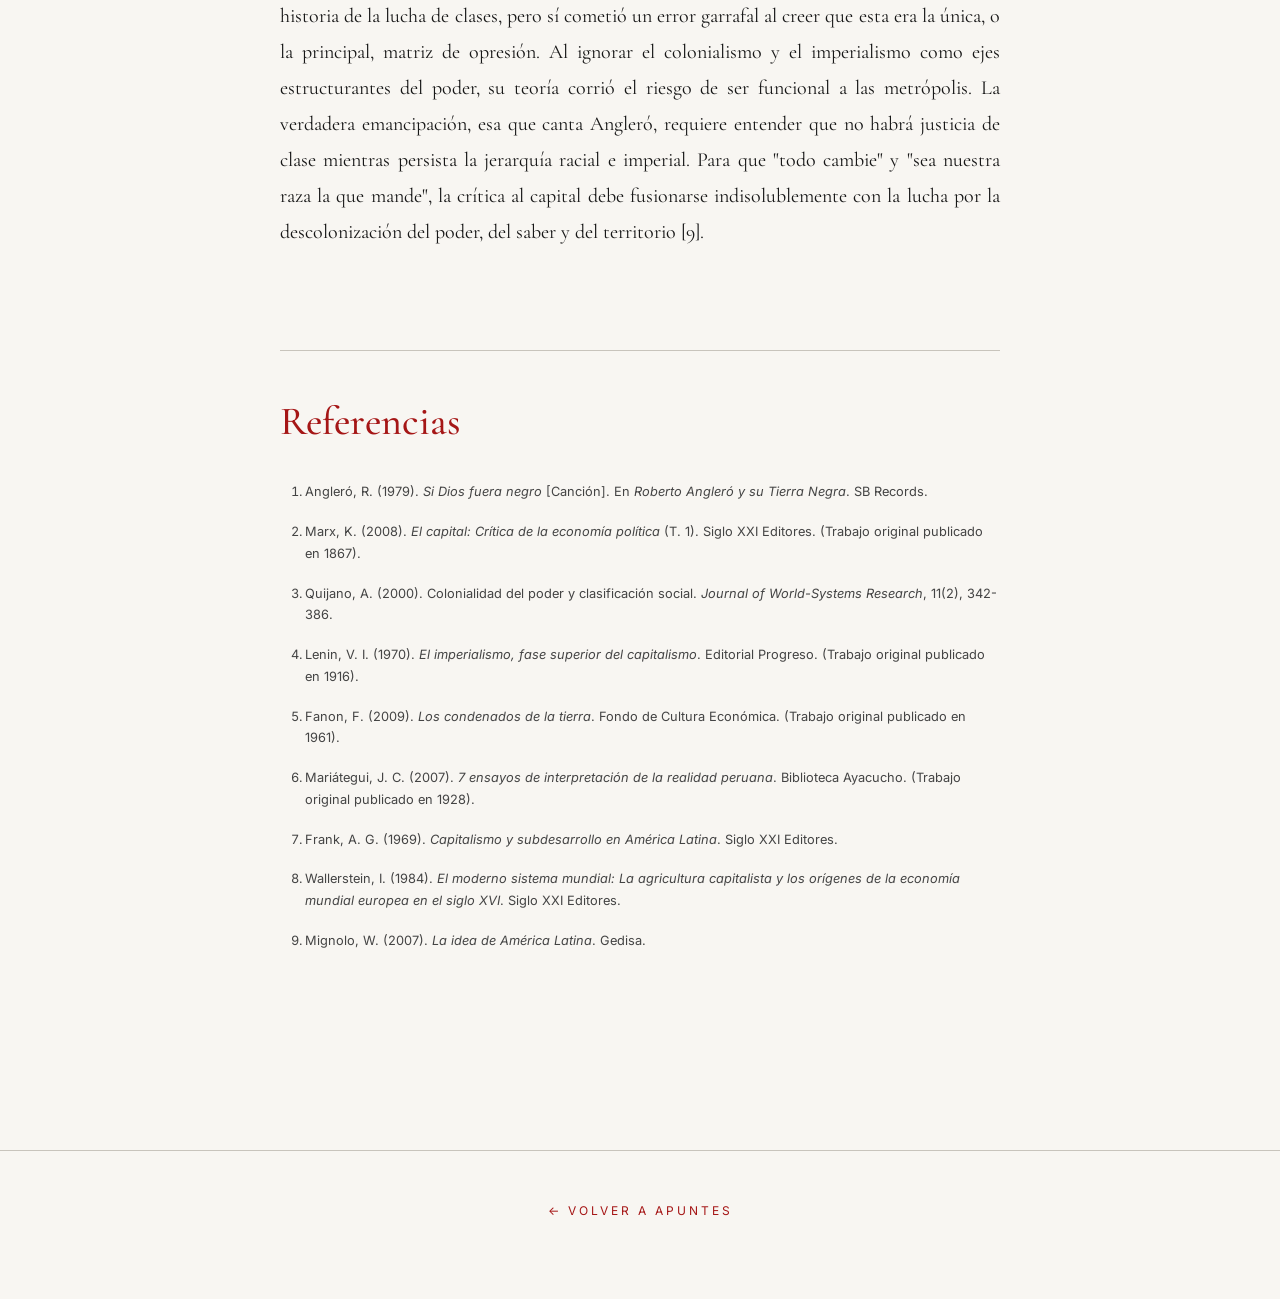
<file: columnas/si-dios-fuera-negro.html>
<!DOCTYPE html>
<html lang="es">

<head>
    <meta charset="UTF-8">
    <meta name="viewport" content="width=device-width, initial-scale=1.0">

    <title>Si Dios fuera negro: La lucha de clases frente al espejo del colonialismo | Cuadernos de la Comuna</title>

    <!-- GOOGLE FONTS -->
    <link rel="preconnect" href="https://fonts.googleapis.com">
    <link rel="preconnect" href="https://fonts.gstatic.com" crossorigin>
    <link href="https://fonts.googleapis.com/css2?family=Cormorant+Garamond:wght@300;400;500;600;700&family=Inter:wght@300;400;500;600;700&display=swap"
          rel="stylesheet">

    <!-- CSS DEL SITIO -->
    <link rel="stylesheet" href="../css/style.css">
    <link rel="stylesheet" href="../css/articulo.css">

    <!-- ESTILOS ESPECÍFICOS -->
    <style>
        /* Unificar el tamaño de todos los párrafos del artículo */
        .texto-articulo p,
        .texto-articulo p.entradilla {
            font-family: "Cormorant Garamond", serif;
            font-size: 1.25rem !important;
            line-height: 1.8;
            font-weight: 400;
        }

        /* Letra capitular */
        .capitular {
            float: left;
            font-family: "Cormorant Garamond", serif;
            font-size: 7.5rem;
            line-height: 0.72;
            font-weight: 600;
            color: #a51616;
            margin: 0.08em 0.10em 0 0;
        }

        /* Estribillo de la canción */
        .articulo-header .articulo-bajada {
            font-family: "Cormorant Garamond", serif;
            font-size: 1.65rem;
            line-height: 1.45;
            font-style: italic;
            font-weight: 400;
        }

        /* Títulos interiores */
        .texto-articulo h2 {
            color: #a51616;
        }

        /* Referencias */
        .referencias a {
            color: #a51616;
            text-decoration: none;
        }

        .referencias a:hover {
            text-decoration: underline;
        }

        /* Adaptación para móviles */
        @media (max-width: 768px) {
            .texto-articulo p,
            .texto-articulo p.entradilla {
                font-size: 1.1rem !important;
                line-height: 1.8;
            }

            .capitular {
                font-size: 5.5rem;
            }

            .articulo-header .articulo-bajada {
                font-size: 1.3rem;
            }
        }
    </style>

    <!-- GOOGLE ANALYTICS -->
    <script async src="https://www.googletagmanager.com/gtag/js?id=G-1JS4JSB5B4"></script>
    <script>
        window.dataLayer = window.dataLayer || [];

        function gtag() {
            dataLayer.push(arguments);
        }

        gtag('js', new Date());
        gtag('config', 'G-1JS4JSB5B4');
    </script>
</head>

<body>

    <!-- ENCABEZADO -->
    <header class="articulo-header">

        <a href="index.html" class="volver">
            ← VOLVER A APUNTES
        </a>

        <h1>
            Si Dios fuera negro: La lucha de clases frente al espejo del colonialismo
        </h1>

        <p class="articulo-bajada">
            Si Dios fuera negro —mi compay— todo cambiaría.<br>
            Fuera nuestra raza —mi compay— la que mandaría.
        </p>

        <div class="articulo-info">
            <span>Mario Valencia</span>
            <span>14 de octubre de 2026</span>
        </div>

    </header>

    <!-- IMAGEN PRINCIPAL -->
    <figure class="articulo-imagen">
        <img
            src="../assets/img/columna-05-si-dios-fuera-negro.jpg"
            alt="Si Dios fuera negro: La lucha de clases frente al espejo del colonialismo">
    </figure>

    <!-- CUERPO DEL ARTÍCULO -->
    <main class="texto-articulo">

        <p>
            <span class="capitular">C</span>on estos versos, extraídos de la emblemática canción de Roberto Angleró [1], no solo se nos presenta una potente metáfora musical, sino que se destapa una de las críticas más profundas y necesarias a la teoría clásica de Karl Marx. La premisa de la canción es reveladora: si la máxima autoridad, el centro de poder y la justificación moral del universo (Dios) perteneciera a la raza oprimida, el orden mundial se invertiría. Esta idea encierra una verdad histórica que el marxismo ortodoxo tardó décadas en digerir: el poder no solo se ejerce a través de la economía y la propiedad de los medios de producción (la lucha de clases), sino también a través de la raza, la geografía y la imposición cultural (el colonialismo y el imperialismo).
        </p>

        <p>
            Al analizar la historia desde la óptica de nuestro "compay" —el sujeto latinoamericano, caribeño, africano o del Sur Global—, nos damos cuenta de que Karl Marx [2], pese a su genialidad analítica, se equivocó al reducir la contradicción principal de la historia a un conflicto puramente económico entre burgueses y proletarios en el corazón de Europa. Marx miró hacia la fábrica de Manchester o de Londres, pero no logró ver con la misma claridad la plantación en el Caribe, la mina en Potosí o el saqueo en el Congo. Para el pensador alemán, el colonialismo era a menudo un subproducto o una "fase" de la acumulación originaria de capital; para el Sur Global, el colonialismo no fue una fase, sino la estructura misma sobre la que se construyó la modernidad capitalista [3].
        </p>

        <p>
            La limitación del enfoque exclusivo en la lucha de clases radica en que ignora cómo el capitalismo utilizó la raza y el imperialismo para dividir, jerarquizar y sostener su dominio. Como bien sugiere la canción de Angleró, si "nuestra raza" fuera la que manda, el sistema de justificación del saqueo caería. En la realidad histórica, la blancura y la europeanidad fueron construidas como sinónimos de humanidad, razón y derecho, mientras que el indígena, el negro y el mestizo fueron construidos como mano de obra desechable. Marx, atrapado en el eurocentrismo de su siglo, no logró comprender que la "aristocracia obrera" europea, que teóricamente debería liderar la revolución, en la práctica se beneficiaba de las superganancias extraídas de las colonias, tal como señalaría posteriormente Lenin [4]. El obrero europeo no solo luchaba contra su burgués; en el contexto imperial, también se beneficiaba, de manera indirecta, de la explotación racializada de nuestro "compay".
        </p>

        <p>
            Es aquí donde la teoría marxista tuvo que ser corregida, ampliada y, en muchos casos, superada por los pensadores del mundo colonizado. Figuras como Frantz Fanon [5], José Carlos Mariátegui [6] y, más tarde, los teóricos de la dependencia [7], comprendieron que en el Sur Global la lucha de clases era indisoluble de la lucha antiimperialista. Para el sujeto colonizado, no basta con cambiar al dueño de la fábrica si la estructura racial, territorial y imperial que determina quién es el dueño y quién es el explotado permanece intacta. Como argumentó Fanon [5], el mundo colonial es un mundo maniqueo, dividido no solo por el capital, sino por la raza y la violencia física. En este contexto, la liberación nacional y la descolonización no son un "desvío" de la lucha de clases, sino su condición previa y fundamental.
        </p>

        <p>
            Hoy, al releer a Marx bajo la luz de la canción de Angleró, entendemos que el capitalismo contemporáneo sigue funcionando bajo la lógica de que "Dios" (el centro de poder financiero, tecnológico y militar) es blanco, occidental e imperial. Las cadenas globales de suministro, la deuda externa, el extractivismo y las fronteras militarizadas son las formas modernas en las que el imperialismo mantiene a "nuestra raza" en la periferia, asegurándose de que no sea ella la que mande, consolidando lo que Wallerstein [8] denomina el sistema-mundo capitalista.
        </p>

        <p>
            En conclusión, Marx no se equivocó al identificar que la historia de la humanidad es la historia de la lucha de clases, pero sí cometió un error garrafal al creer que esta era la única, o la principal, matriz de opresión. Al ignorar el colonialismo y el imperialismo como ejes estructurantes del poder, su teoría corrió el riesgo de ser funcional a las metrópolis. La verdadera emancipación, esa que canta Angleró, requiere entender que no habrá justicia de clase mientras persista la jerarquía racial e imperial. Para que "todo cambie" y "sea nuestra raza la que mande", la crítica al capital debe fusionarse indisolublemente con la lucha por la descolonización del poder, del saber y del territorio [9].
        </p>

        <!-- REFERENCIAS -->
        <section class="referencias">

            <h2>Referencias</h2>

            <ol>
                <li>
                    Angleró, R. (1979).
                    <em>Si Dios fuera negro</em> [Canción].
                    En <em>Roberto Angleró y su Tierra Negra</em>. SB Records.
                </li>

                <li>
                    Marx, K. (2008).
                    <em>El capital: Crítica de la economía política</em> (T. 1).
                    Siglo XXI Editores. (Trabajo original publicado en 1867).
                </li>

                <li>
                    Quijano, A. (2000).
                    Colonialidad del poder y clasificación social.
                    <em>Journal of World-Systems Research</em>, 11(2), 342-386.
                </li>

                <li>
                    Lenin, V. I. (1970).
                    <em>El imperialismo, fase superior del capitalismo</em>.
                    Editorial Progreso. (Trabajo original publicado en 1916).
                </li>

                <li>
                    Fanon, F. (2009).
                    <em>Los condenados de la tierra</em>.
                    Fondo de Cultura Económica. (Trabajo original publicado en 1961).
                </li>

                <li>
                    Mariátegui, J. C. (2007).
                    <em>7 ensayos de interpretación de la realidad peruana</em>.
                    Biblioteca Ayacucho. (Trabajo original publicado en 1928).
                </li>

                <li>
                    Frank, A. G. (1969).
                    <em>Capitalismo y subdesarrollo en América Latina</em>.
                    Siglo XXI Editores.
                </li>

                <li>
                    Wallerstein, I. (1984).
                    <em>El moderno sistema mundial: La agricultura capitalista y los orígenes de la economía mundial europea en el siglo XVI</em>.
                    Siglo XXI Editores.
                </li>

                <li>
                    Mignolo, W. (2007).
                    <em>La idea de América Latina</em>.
                    Gedisa.
                </li>
            </ol>

        </section>

    </main>

    <!-- PIE DE PÁGINA -->
    <footer class="articulo-footer">
        <a href="index.html">
            ← Volver a Apuntes
        </a>
    </footer>

</body>
</html>
</file>
<file: css/style.css>
/* =========================================================
   CUADERNOS DE LA COMUNA
   STYLE.CSS
   ========================================================= */


/* =========================================================
   1. CONFIGURACIÓN GENERAL
   ========================================================= */

* {
    margin: 0;
    padding: 0;
    box-sizing: border-box;
}

html {
    scroll-behavior: smooth;
}

body {
    background: #f8f6f2;
    color: #1a1a1a;
    font-family: Georgia, serif;
    min-height: 100vh;
}

a {
    color: inherit;
}


/* =========================================================
   2. PORTADA PRINCIPAL
   ========================================================= */

.hero {
    width: 100%;
    display: flex;
    justify-content: center;
    align-items: center;
    padding: 35px 40px;
}


/* ---------------------------------------------------------
   MARCO
   --------------------------------------------------------- */

.marco {
    position: relative;
    width: 100%;
    max-width: 1500px;

    border-top: 3px solid #a51c1c;
    border-bottom: 3px solid #a51c1c;

    padding: 45px 70px;
}


/* ---------------------------------------------------------
   ESQUINAS DECORATIVAS
   --------------------------------------------------------- */

.esquina {
    position: absolute;

    width: 75px;
    height: 75px;

    border-color: #a51c1c;
}


/* Superior izquierda */

.esquina-superior-izquierda {
    top: 0;
    left: 0;

    border-top: 3px solid #a51c1c;
    border-left: 3px solid #a51c1c;
}

.esquina-superior-izquierda::after {
    content: "";

    position: absolute;

    top: 12px;
    left: 12px;

    width: 42px;
    height: 42px;

    border-top: 2px solid #a51c1c;
    border-left: 2px solid #a51c1c;
}

.esquina-superior-izquierda::before {
    content: "";

    position: absolute;

    top: 26px;
    left: 26px;

    width: 7px;
    height: 7px;

    background: #a51c1c;

    border-radius: 50%;
}


/* Superior derecha */

.esquina-superior-derecha {
    top: 0;
    right: 0;

    border-top: 3px solid #a51c1c;
    border-right: 3px solid #a51c1c;
}

.esquina-superior-derecha::after {
    content: "";

    position: absolute;

    top: 12px;
    right: 12px;

    width: 42px;
    height: 42px;

    border-top: 2px solid #a51c1c;
    border-right: 2px solid #a51c1c;
}

.esquina-superior-derecha::before {
    content: "";

    position: absolute;

    top: 26px;
    right: 26px;

    width: 7px;
    height: 7px;

    background: #a51c1c;

    border-radius: 50%;
}


/* Inferior izquierda */

.esquina-inferior-izquierda {
    bottom: 0;
    left: 0;

    border-bottom: 3px solid #a51c1c;
    border-left: 3px solid #a51c1c;
}

.esquina-inferior-izquierda::after {
    content: "";

    position: absolute;

    bottom: 12px;
    left: 12px;

    width: 42px;
    height: 42px;

    border-bottom: 2px solid #a51c1c;
    border-left: 2px solid #a51c1c;
}


/* Inferior derecha */

.esquina-inferior-derecha {
    bottom: 0;
    right: 0;

    border-bottom: 3px solid #a51c1c;
    border-right: 3px solid #a51c1c;
}

.esquina-inferior-derecha::after {
    content: "";

    position: absolute;

    bottom: 12px;
    right: 12px;

    width: 42px;
    height: 42px;

    border-bottom: 2px solid #a51c1c;
    border-right: 2px solid #a51c1c;
}


/* =========================================================
   3. CABECERA DE LA PORTADA
   ========================================================= */

.hero-grid {
    width: 100%;
    max-width: 1400px;

    display: grid;
    grid-template-columns: 40% 60%;

    gap: 20px;

    align-items: center;
}


/* ---------------------------------------------------------
   ILUSTRACIÓN
   --------------------------------------------------------- */

.hero-logo {
    display: flex;
    justify-content: center;
    align-items: center;
}

.hero-logo img {
    width: 100%;
    max-width: 460px;
    height: auto;

    display: block;

    transition: transform 0.4s ease;
}


/* Movimiento al pasar el mouse */

.hero-logo img:hover {
    transform: translateY(-8px);
}


/* ---------------------------------------------------------
   TÍTULO
   --------------------------------------------------------- */

.hero-title {
    text-align: center;
}

.hero-title h1 {
    font-family: "Cormorant Garamond", Georgia, serif;
    font-weight: 500;
    line-height: 0.9;
}


/* CUADERNOS */

.linea1 {
    display: block;

    font-size: clamp(4rem, 7vw, 8rem);

    letter-spacing: 2px;
}


/* DE LA */

.linea2 {
    display: block;

    font-size: clamp(2rem, 3vw, 3.5rem);

    font-style: italic;

    margin: 15px 0;
}


/* COMUNA */

.linea3 {
    display: block;

    font-size: clamp(4rem, 6vw, 7rem);

    letter-spacing: 2px;
}


/* ---------------------------------------------------------
   DIVISOR
   --------------------------------------------------------- */

.hero-divider {
    width: 80%;

    margin: 35px auto;

    border-top: 2px solid #a51c1c;
}


/* ---------------------------------------------------------
   FRASE
   --------------------------------------------------------- */

.hero-title p {
    font-size: 0.85rem;

    letter-spacing: 3px;

    line-height: 1.5;

    text-align: center;

    white-space: nowrap;
}

.hero-title p span {
    color: #a51c1c;

    margin: 0 8px;
}


/* =========================================================
   4. CONTENIDO
   ========================================================= */

.contenido {
    width: 100%;

    padding: 30px 40px 100px;
}

.columnas {
    width: 90%;
    max-width: 1400px;

    margin: 0 auto;
}


/* =========================================================
   5. ENCABEZADO "ÚLTIMAS COLUMNAS"
   ========================================================= */

.encabezado-seccion {
    border-top: 1px solid #d5d0c8;

    padding-top: 50px;

    margin-bottom: 55px;
}

.encabezado-seccion p {
    font-family: "Inter", sans-serif;

    font-size: 0.75rem;

    letter-spacing: 4px;

    color: #a51c1c;

    margin-bottom: 10px;
}

.encabezado-seccion h1,
.encabezado-seccion h2 {
    font-family: "Cormorant Garamond", Georgia, serif;

    font-size: clamp(3rem, 5vw, 5rem);

    font-weight: 500;

    line-height: 1;
}


/* =========================================================
   6. TARJETA PRINCIPAL
   ========================================================= */

.columna-card {
    display: block;

    width: 100%;

    color: #111;

    text-decoration: none;

    margin-bottom: 80px;

    transition: transform 0.4s ease;
}


/* ---------------------------------------------------------
   IMAGEN
   --------------------------------------------------------- */

.columna-imagen {
    position: relative;

    width: 100%;

    overflow: hidden;
}

.columna-imagen > img {
    width: 100%;

    aspect-ratio: 16 / 9;

    object-fit: cover;

    display: block;

    margin: 0;

    transition: transform 0.6s ease;
}


/* ---------------------------------------------------------
   RECUADRO TRANSPARENTE
   --------------------------------------------------------- */

.columna-overlay {
    position: absolute;

    left: 50%;
    bottom: 8%;

    transform: translateX(-50%);

    width: 68%;

    padding: 28px 35px;

    background: rgba(248, 246, 242, 0.66);

    backdrop-filter: blur(2px);

    -webkit-backdrop-filter: blur(2px);

    text-align: center;

    transition:
        background 0.3s ease,
        transform 0.4s ease;
}


/* ---------------------------------------------------------
   TÍTULO PRINCIPAL
   --------------------------------------------------------- */

/*
   IMPORTANTE:
   Este era el problema.

   La tarjeta tenía color #111 heredado de
   .columna-card. Ahora el título queda
   explícitamente en rojo.
*/

.columna-overlay h2 {
    margin: 0;

    font-family: "Cormorant Garamond", Georgia, serif;

    font-size: clamp(2rem, 4vw, 3.5rem);

    font-weight: 400;

    line-height: 1;

    color: #a71919;
}


/* ---------------------------------------------------------
   SUBTÍTULO
   --------------------------------------------------------- */

.columna-overlay p {
    margin: 14px auto 0;

    max-width: 700px;

    font-family: "Cormorant Garamond", Georgia, serif;

    font-size: 1.1rem;

    line-height: 1.35;

    font-style: italic;

    color: #1a1a1a;
}


/* ---------------------------------------------------------
   AUTOR Y FECHA
   --------------------------------------------------------- */

.overlay-info {
    display: flex;

    justify-content: center;
    align-items: center;

    gap: 25px;

    margin-top: 14px;

    font-family: "Inter", sans-serif;

    font-size: 0.7rem;

    letter-spacing: 2px;

    text-transform: uppercase;

    color: #7d1515;
}


/* ---------------------------------------------------------
   LEER COLUMNA
   --------------------------------------------------------- */

.leer-columna {
    display: inline-block;

    margin-top: 15px;

    font-family: "Inter", sans-serif;

    font-size: 0.7rem;

    letter-spacing: 3px;

    text-transform: uppercase;

    color: #a71919;
}


/* =========================================================
   7. EFECTOS DE LA TARJETA PRINCIPAL
   ========================================================= */

.columna-card:hover {
    transform: translateX(10px);
}

.columna-card:hover .columna-imagen > img {
    transform: scale(1.015);
}

.columna-card:hover .columna-overlay {
    background: rgba(248, 246, 242, 0.70);
}


/* =========================================================
   8. PUBLICACIONES ANTERIORES
   ========================================================= */

.columnas-anteriores {
    width: 100%;

    display: grid;

    grid-template-columns: repeat(2, minmax(0, 1fr));

    gap: 28px;

    border-top: 1px solid #cfc9c1;

    padding-top: 35px;

    margin-top: 20px;
}


/* =========================================================
   9. TARJETA PEQUEÑA
   ========================================================= */

.columna-card-pequena {
    position: relative;

    display: block;

    text-decoration: none;

    color: inherit;

    overflow: hidden;

    transition: transform 0.35s ease;
}

.columna-card-pequena:hover {
    transform: translateX(8px);
}


/* ---------------------------------------------------------
   IMAGEN
   --------------------------------------------------------- */

.card-imagen {
    position: relative;

    width: 100%;

    aspect-ratio: 16 / 10;

    overflow: hidden;

    border-top: 1px solid #1a1a1a;
}

.card-imagen img {
    width: 100%;
    height: 100%;

    display: block;

    object-fit: cover;

    transition: transform 0.5s ease;
}


/* ---------------------------------------------------------
   RECUADRO TRANSPARENTE
   --------------------------------------------------------- */

.card-overlay {
    position: absolute;

    left: 8%;
    right: 8%;

    top: 50%;

    transform: translateY(-50%);

    padding: 22px 25px;

    background: rgba(248, 246, 242, 0.66);

    backdrop-filter: blur(2px);

    -webkit-backdrop-filter: blur(2px);

    text-align: center;

    transition: background 0.3s ease;
}


/* ---------------------------------------------------------
   TÍTULO
   --------------------------------------------------------- */

.card-overlay h3 {
    margin: 0 0 8px;

    font-family: "Cormorant Garamond", Georgia, serif;

    font-size: 2rem;

    font-weight: 500;

    line-height: 1.05;

    color: #a71919;
}


/* ---------------------------------------------------------
   SUBTÍTULO
   --------------------------------------------------------- */

.card-overlay p {
    margin: 0 auto 10px;

    max-width: 600px;

    font-family: "Cormorant Garamond", Georgia, serif;

    font-size: 1rem;

    line-height: 1.25;

    font-style: italic;

    color: #1a1a1a;
}


/* ---------------------------------------------------------
   AUTOR Y FECHA
   --------------------------------------------------------- */

.card-info {
    display: flex;

    justify-content: center;
    align-items: center;

    gap: 16px;

    flex-wrap: wrap;

    margin-top: 8px;

    font-family: "Inter", sans-serif;

    font-size: 0.58rem;

    letter-spacing: 0.10em;

    text-transform: uppercase;

    color: #7d1515;
}


/* ---------------------------------------------------------
   LEER
   --------------------------------------------------------- */

.card-leer {
    display: inline-block;

    margin-top: 9px;

    font-family: "Inter", sans-serif;

    font-size: 0.58rem;

    letter-spacing: 0.14em;

    text-transform: uppercase;

    color: #111;

    border-bottom: 1px solid #a71919;

    padding-bottom: 2px;
}


/* ---------------------------------------------------------
   EFECTO
   --------------------------------------------------------- */

.columna-card-pequena:hover .card-imagen img {
    transform: scale(1.03);
}

.columna-card-pequena:hover .card-overlay {
    background: rgba(248, 246, 242, 0.70);
}


/* =========================================================
   10. ESPACIO PARA FUTURA PUBLICACIÓN
   ========================================================= */

.card-vacio {
    min-height: 250px;

    border-top: 1px solid #1a1a1a;

    background: #ebe8e1;
}


/* =========================================================
   11. ESTILOS GENERALES DE ARTÍCULOS
   ========================================================= */

/*
   articulo.css contiene los estilos específicos
   de las publicaciones.
   Aquí solo dejamos compatibilidad básica.
*/

.articulo {
    width: 90%;

    max-width: 1000px;

    margin: 0 auto;

    padding: 60px 20px 100px;
}


/* ---------------------------------------------------------
   ENLACES DE ARTÍCULOS
   --------------------------------------------------------- */

.volver {
    display: inline-block;

    font-family: "Inter", sans-serif;

    font-size: 0.75rem;

    letter-spacing: 2px;

    text-transform: uppercase;

    color: #a51c1c;

    text-decoration: none;
}

.volver:hover {
    text-decoration: underline;
}


/* ---------------------------------------------------------
   PIE
   --------------------------------------------------------- */

.articulo-footer {
    border-top: 1px solid #d5d0c8;

    padding: 35px 30px 80px;

    margin-top: 80px;

    text-align: center;
}

.articulo-footer a {
    font-family: "Inter", sans-serif;

    font-size: 0.75rem;

    letter-spacing: 2px;

    text-transform: uppercase;

    color: #a51c1c;

    text-decoration: none;
}

.articulo-footer a:hover {
    text-decoration: underline;
}


/* =========================================================
   12. SELECCIÓN DE TEXTO
   ========================================================= */

::selection {
    background: #6fa96f;
    color: #111;
}


/* =========================================================
   13. RESPONSIVE
   ========================================================= */

@media (max-width: 1000px) {

    .hero {
        padding: 25px;
    }

    .marco {
        padding: 40px 45px;
    }

    .hero-grid {
        grid-template-columns: 1fr;

        gap: 30px;
    }

    .hero-logo img {
        max-width: 380px;
    }

    .hero-title p {
        white-space: normal;
    }

    .columnas {
        width: 92%;
    }

    .contenido {
        padding-left: 20px;
        padding-right: 20px;
    }
}


/* =========================================================
   TABLET / MÓVIL
   ========================================================= */

@media (max-width: 700px) {

    .hero {
        padding: 15px;
    }

    .marco {
        padding: 35px 25px;
    }

    .esquina {
        width: 50px;
        height: 50px;
    }

    .hero-logo img {
        max-width: 300px;
    }

    .linea1 {
        font-size: 4rem;
    }

    .linea2 {
        font-size: 2rem;
    }

    .linea3 {
        font-size: 3.8rem;
    }

    .hero-divider {
        width: 90%;
        margin: 25px auto;
    }

    .hero-title p {
        font-size: 0.65rem;

        letter-spacing: 2px;
    }


    /* ---------------------------------------------
       CONTENIDO
       --------------------------------------------- */

    .contenido {
        padding: 20px 15px 70px;
    }

    .columnas {
        width: 100%;
    }

    .encabezado-seccion {
        padding-top: 35px;

        margin-bottom: 35px;
    }

    .encabezado-seccion h1,
    .encabezado-seccion h2 {
        font-size: 3.5rem;
    }


    /* ---------------------------------------------
       TARJETA PRINCIPAL
       --------------------------------------------- */

    .columna-card {
        margin-bottom: 55px;
    }

    .columna-overlay {
        width: 85%;

        bottom: 5%;

        padding: 18px 20px;
    }

    .columna-overlay h2 {
        font-size: 2rem;
    }

    .columna-overlay p {
        font-size: 0.9rem;
    }

    .overlay-info {
        flex-direction: column;

        gap: 5px;

        font-size: 0.6rem;
    }


    /* ---------------------------------------------
       TARJETAS ANTERIORES
       --------------------------------------------- */

    .columnas-anteriores {
        grid-template-columns: 1fr;

        gap: 35px;
    }

    .card-overlay {
        left: 5%;
        right: 5%;

        padding: 18px 15px;
    }

    .card-overlay h3 {
        font-size: 1.7rem;
    }

    .card-overlay p {
        font-size: 0.9rem;
    }

    .card-info {
        font-size: 0.55rem;
    }

    .card-vacio {
        min-height: 200px;
    }


    /* ---------------------------------------------
       ARTÍCULO
       --------------------------------------------- */

    .articulo {
        width: 92%;

        padding: 40px 10px 70px;
    }
}

/* =========================================================
   MENÚ PRINCIPAL DE LA PORTADA
   ========================================================= */

.menu-principal {

    display: flex;

    justify-content: center;

    align-items: center;

    gap: 14px;

    width: 100%;

    margin-top: 28px;

}


/* ---------------------------------------------------------
   BOTONES
   --------------------------------------------------------- */

.menu-principal a {

    display: inline-flex;

    align-items: center;

    justify-content: center;

    min-width: 105px;

    height: 34px;

    padding: 0 18px;

    border: 1px solid #a71919;

    background: transparent;

    font-family: "Inter", sans-serif;

    font-size: 0.62rem;

    font-weight: 500;

    letter-spacing: 2.5px;

    text-transform: uppercase;

    text-decoration: none;

    color: #1a1a1a;

    transition:
        background-color 0.3s ease,
        color 0.3s ease,
        transform 0.3s ease;

}


/* ---------------------------------------------------------
   HOVER
   --------------------------------------------------------- */

.menu-principal a:hover {

    background-color: #a71919;

    color: #ffffff;

    transform: translateY(-2px);

}


/* =========================================================
   MENÚ PRINCIPAL DE LA PORTADA
   ========================================================= */

.menu-principal {

    display: flex;

    justify-content: center;

    align-items: center;

    gap: 14px;

    width: 100%;

    margin-top: 28px;

}


/* ---------------------------------------------------------
   BOTONES
   --------------------------------------------------------- */

.menu-principal a {

    display: inline-flex;

    align-items: center;

    justify-content: center;

    min-width: 105px;

    height: 34px;

    padding: 0 18px;

    border: 1px solid #a71919;

    background: transparent;

    font-family: "Inter", sans-serif;

    font-size: 0.62rem;

    font-weight: 500;

    letter-spacing: 2.5px;

    text-transform: uppercase;

    text-decoration: none;

    color: #1a1a1a;

    transition:
        background-color 0.3s ease,
        color 0.3s ease,
        transform 0.3s ease;

}


/* ---------------------------------------------------------
   AL PASAR EL MOUSE
   --------------------------------------------------------- */

.menu-principal a:hover {

    background-color: #a71919;

    color: #ffffff;

    transform: translateY(-2px);

}


/* =========================================================
   RESPONSIVE
   ========================================================= */

@media (max-width: 700px) {

    .menu-principal {

        gap: 8px;

        margin-top: 24px;

    }


    .menu-principal a {

        min-width: auto;

        height: 31px;

        padding: 0 12px;

        font-size: 0.55rem;

        letter-spacing: 1.8px;

    }

}

/* =========================================================
   PÁGINA COLABORA
   ========================================================= */

.pagina-header {

    width: 90%;

    max-width: 1200px;

    margin: 0 auto;

    padding: 35px 0;

    display: flex;

    justify-content: space-between;

    align-items: center;

    border-bottom: 1px solid #c8c4bc;

}


.pagina-marca {

    font-family: "Inter", sans-serif;

    font-size: 0.7rem;

    letter-spacing: 3px;

    text-decoration: none;

    color: #a71919;

}


.pagina-nav {

    display: flex;

    gap: 25px;

}


.pagina-nav a {

    font-family: "Inter", sans-serif;

    font-size: 0.62rem;

    letter-spacing: 2px;

    text-transform: uppercase;

    text-decoration: none;

    color: #222;

    transition: color 0.3s ease;

}


.pagina-nav a:hover,
.pagina-nav .activo {

    color: #a71919;

}


/* =========================================================
   CONTENIDO
   ========================================================= */

.contenido-colabora {

    max-width: 1000px;

    margin: 0 auto;

    padding: 70px 30px 100px;

}


/* =========================================================
   ENCABEZADO
   ========================================================= */

.encabezado-colabora {

    text-align: center;

    margin-bottom: 70px;

}


.encabezado-colabora .separador {

    display: block;

    width: 100%;

    height: 1px;

    background: #c8c4bc;

    margin-bottom: 35px;

}


.etiqueta-colabora {

    margin-bottom: 20px;

    font-family: "Inter", sans-serif;

    font-size: 0.7rem;

    letter-spacing: 4px;

    text-transform: uppercase;

    color: #a71919;

}


.encabezado-colabora h1 {

    margin: 0;

    font-family: "Cormorant Garamond", Georgia, serif;

    font-size: clamp(4rem, 8vw, 7rem);

    font-weight: 400;

    line-height: 0.9;

    color: #a71919;

}


.bajada-colabora {

    max-width: 650px;

    margin: 30px auto 0;

    font-family: "Cormorant Garamond", Georgia, serif;

    font-size: 1.5rem;

    font-style: italic;

    line-height: 1.5;

    color: #333;

}


/* =========================================================
   TEXTO
   ========================================================= */

.texto-colabora {

    max-width: 760px;

    margin: 0 auto;

}


.texto-colabora > p {

    margin-bottom: 30px;

    font-family: "Cormorant Garamond", Georgia, serif;

    font-size: 1.35rem;

    line-height: 1.75;

    text-align: justify;

    color: #171717;

}


/* =========================================================
   FORMAS DE COLABORAR
   ========================================================= */

.formas-colaboracion {

    margin: 70px 0;

    display: grid;

    grid-template-columns: repeat(2, 1fr);

    gap: 50px 60px;

}


.forma-colaboracion {

    padding-top: 18px;

    border-top: 1px solid #a71919;

}


.forma-colaboracion h2 {

    margin-bottom: 10px;

    font-family: "Cormorant Garamond", Georgia, serif;

    font-size: 2.1rem;

    font-weight: 500;

    color: #a71919;

}


.forma-colaboracion p {

    margin: 0;

    font-family: "Cormorant Garamond", Georgia, serif;

    font-size: 1.1rem;

    line-height: 1.6;

    color: #333;

}


/* =========================================================
   CIERRE
   ========================================================= */

.cierre-colabora {

    margin-top: 70px !important;

    padding-top: 40px;

    border-top: 1px solid #c8c4bc;

}


/* =========================================================
   CONTACTO
   ========================================================= */

.contacto-colabora {

    max-width: 500px;

    margin: 80px auto 0;

    padding-top: 35px;

    border-top: 1px solid #a71919;

    text-align: center;

}


.contacto-titulo {

    margin-bottom: 20px;

    font-family: "Cormorant Garamond", Georgia, serif;

    font-size: 2rem;

    font-style: italic;

    color: #a71919;

}


.contacto-nombre {

    margin-bottom: 5px;

    font-family: "Cormorant Garamond", Georgia, serif;

    font-size: 1.5rem;

}


.contacto-correo {

    font-family: "Inter", sans-serif;

    font-size: 0.7rem;

    letter-spacing: 2px;

    text-decoration: none;

    color: #333;

    transition: color 0.3s ease;

}


.contacto-correo:hover {

    color: #a71919;

}


/* =========================================================
   PIE
   ========================================================= */

.pagina-footer {

    padding: 40px 20px 70px;

    text-align: center;

    border-top: 1px solid #c8c4bc;

}


.pagina-footer a {

    font-family: "Inter", sans-serif;

    font-size: 0.7rem;

    letter-spacing: 2px;

    text-transform: uppercase;

    text-decoration: none;

    color: #a71919;

}


.pagina-footer a:hover {

    text-decoration: underline;

}


/* =========================================================
   MÓVIL
   ========================================================= */

@media (max-width: 700px) {

    .pagina-header {

        width: 92%;

        flex-direction: column;

        gap: 20px;

        text-align: center;

    }


    .pagina-nav {

        gap: 16px;

    }


    .contenido-colabora {

        padding: 50px 22px 70px;

    }


    .encabezado-colabora {

        margin-bottom: 50px;

    }


    .encabezado-colabora h1 {

        font-size: clamp(3.5rem, 16vw, 5rem);

    }


    .bajada-colabora {

        font-size: 1.3rem;

    }


    .texto-colabora > p {

        font-size: 1.2rem;

        line-height: 1.7;

        text-align: left;

    }


    .formas-colaboracion {

        grid-template-columns: 1fr;

        gap: 40px;

        margin: 55px 0;

    }


    .forma-colaboracion h2 {

        font-size: 1.9rem;

    }

}
</file>
<file: css/responsive.css>
/* =====================================================
   TABLET
   ===================================================== */

@media (max-width: 900px) {

    .hero {
        padding: 25px 20px;
    }

    .marco {
        padding: 40px 30px;
    }

    .hero-grid {
        grid-template-columns: 1fr;
        gap: 40px;
    }

    .hero-logo img {
        max-width: 400px;
    }

    .hero-title {
        padding-bottom: 20px;
    }

    .hero-title p {
        white-space: normal;
    }

}


/* =====================================================
   CELULAR
   ===================================================== */

@media (max-width: 600px) {

    .hero {
        padding: 15px;
    }

    .marco {
        padding: 35px 20px;
    }

    .hero-grid {
        grid-template-columns: 1fr;
        gap: 25px;
    }

    .hero-logo img {
        max-width: 280px;
    }

    .linea1 {
        font-size: 3.5rem;
    }

    .linea2 {
        font-size: 2rem;
    }

    .linea3 {
        font-size: 3.5rem;
    }

    .hero-divider {
        width: 90%;
        margin: 25px auto;
    }

    .hero-title p {
        font-size: 0.65rem;
        letter-spacing: 2px;
        line-height: 2;
    }

    .esquina {
        width: 45px;
        height: 45px;
    }


    /* Columnas */

    .contenido {
        padding: 20px 15px 70px;
    }

    .columnas {
        width: 100%;
    }

    .encabezado-seccion {
        padding-top: 35px;
    }

    .encabezado-seccion h2 {
        font-size: 3rem;
    }

    .columna-card {
        padding: 30px 10px;
    }

    .columna-card h3 {
        font-size: 3rem;
    }

    .columna-card .subtitulo {
        font-size: 1.05rem;
    }


    /* Artículo */

    .articulo {
        width: 100%;
        padding: 35px 20px 70px;
    }

    .volver {
        margin-bottom: 50px;
    }

    .articulo-header h1 {
        font-size: 3.5rem;
    }

    .articulo-bajada {
        font-size: 1.2rem;
    }

    .articulo-info {
        flex-direction: column;
        gap: 10px;
    }

    .texto-articulo {
        margin: 50px auto;
    }

    .texto-articulo p {
        font-size: 1.1rem;
        line-height: 1.8;
    }

    .texto-articulo h2 {
        font-size: 2.5rem;
    }

}
</file>
<file: css/articulo.css>
/* =========================================================
   ARTÍCULO
   CUADERNOS DE LA COMUNA
   ========================================================= */


/* ---------------------------------------------------------
   SELECCIÓN DE TEXTO
   --------------------------------------------------------- */

::selection {

    background: #6fa96f;

    color: #111;

}


/* ---------------------------------------------------------
   CABECERA
   --------------------------------------------------------- */

.articulo-header {

    max-width: 1200px;

    margin: 0 auto;

    padding: 70px 40px 45px;

    text-align: center;

}


/* ---------------------------------------------------------
   BOTÓN VOLVER
   --------------------------------------------------------- */

.volver {

    display: inline-block;

    margin-bottom: 55px;

    font-family: "Inter", sans-serif;

    font-size: 0.75rem;

    letter-spacing: 3px;

    text-transform: uppercase;

    text-decoration: none;

    color: #a51616;

    transition: transform 0.3s ease;

}


.volver:hover {

    transform: translateX(-5px);

}


/* ---------------------------------------------------------
   MARCA
   --------------------------------------------------------- */

.articulo-etiqueta {

    margin-bottom: 25px;

    font-family: "Inter", sans-serif;

    font-size: 0.75rem;

    letter-spacing: 5px;

    text-transform: uppercase;

    color: #a51616;

}


/* ---------------------------------------------------------
   TÍTULO
   --------------------------------------------------------- */

.articulo-header h1 {

    max-width: 1000px;

    margin: 0 auto;

    font-family: "Cormorant Garamond", Georgia, serif;

    font-size: clamp(4rem, 7vw, 7.5rem);

    font-weight: 400;

    line-height: 0.9;

    letter-spacing: -2px;

    text-align: center;

    color: #a51616;

}


/* ---------------------------------------------------------
   SUBTÍTULO
   --------------------------------------------------------- */

.articulo-bajada {

    max-width: 850px;

    margin: 45px auto 40px;

    font-family: "Cormorant Garamond", Georgia, serif;

    font-size: clamp(1.4rem, 2vw, 2rem);

    font-style: italic;

    font-weight: 400;

    line-height: 1.4;

    text-align: center;

    color: #222;

}


/* ---------------------------------------------------------
   AUTOR Y FECHA
   --------------------------------------------------------- */

.articulo-info {

    display: flex;

    justify-content: center;

    align-items: center;

    gap: 35px;

    width: fit-content;

    margin: 0 auto;

    padding: 18px 25px;

    border-top: 1px solid #bdb9b1;

    border-bottom: 1px solid #bdb9b1;

    font-family: "Inter", sans-serif;

    font-size: 0.7rem;

    letter-spacing: 3px;

    text-transform: uppercase;

    color: #333;

}


/* =========================================================
   IMAGEN PRINCIPAL
   ========================================================= */

/*
   TODAS LAS PUBLICACIONES UTILIZAN
   EXACTAMENTE EL MISMO FORMATO.

   Escritorio:
   1120 px de ancho
   650 px de alto

   object-fit: cover evita que la imagen
   se deforme y recorta los excedentes.
*/


.articulo-imagen {

    width: 100%;

    max-width: 1120px;

    height: 650px;

    margin: 20px auto 80px;

    overflow: hidden;

}


.articulo-imagen img {

    display: block;

    width: 100%;

    height: 100%;

    object-fit: cover;

    object-position: center;

}


/* ---------------------------------------------------------
   CUERPO DEL ARTÍCULO
   --------------------------------------------------------- */

.texto-articulo {

    max-width: 780px;

    margin: 0 auto;

    padding: 0 30px 100px;

}


.texto-articulo p {

    margin: 0 0 30px;

    font-family: "Cormorant Garamond", Georgia, serif;

    font-size: 1.35rem;

    line-height: 1.75;

    text-align: justify;

    color: #171717;

}


/* ---------------------------------------------------------
   ENTRADILLA
   --------------------------------------------------------- */

.texto-articulo .entradilla {

    font-size: 1.65rem;

    line-height: 1.6;

    margin-bottom: 45px;

}


/* ---------------------------------------------------------
   SUBTÍTULOS DEL ARTÍCULO
   --------------------------------------------------------- */

.texto-articulo h2 {

    margin: 80px 0 35px;

    font-family: "Cormorant Garamond", Georgia, serif;

    font-size: 3rem;

    font-weight: 500;

    line-height: 1;

    color: #a51616;

}


/* ---------------------------------------------------------
   CITA DESTACADA
   --------------------------------------------------------- */

.texto-articulo blockquote {

    margin: 60px 0;

    padding: 30px 35px;

    border-left: 3px solid #a51616;

    font-family: "Cormorant Garamond", Georgia, serif;

    font-size: 1.7rem;

    font-style: italic;

    line-height: 1.5;

    color: #333;

}


/* ---------------------------------------------------------
   REFERENCIAS
   --------------------------------------------------------- */

.referencias {

    margin-top: 100px;

    padding-top: 50px;

    border-top: 1px solid #c8c4bc;

}


.referencias h2 {

    margin: 0 0 40px;

    font-size: 2.5rem;

    color: #a51616;

}


.referencias ol {

    padding-left: 25px;

}


.referencias li {

    margin-bottom: 18px;

    font-family: "Inter", sans-serif;

    font-size: 0.8rem;

    line-height: 1.7;

    color: #444;

}


/* ---------------------------------------------------------
   PIE DEL ARTÍCULO
   --------------------------------------------------------- */

.articulo-footer {

    padding: 50px 30px 80px;

    text-align: center;

    border-top: 1px solid #c8c4bc;

}


.articulo-footer a {

    font-family: "Inter", sans-serif;

    font-size: 0.75rem;

    letter-spacing: 3px;

    text-transform: uppercase;

    text-decoration: none;

    color: #a51616;

}


.articulo-footer a:hover {

    text-decoration: underline;

}


/* =========================================================
   RESPONSIVE
   ========================================================= */

@media (max-width: 768px) {


    /* -----------------------------------------------------
       CABECERA
       ----------------------------------------------------- */

    .articulo-header {

        padding: 45px 20px 35px;

    }


    /* -----------------------------------------------------
       BOTÓN VOLVER
       ----------------------------------------------------- */

    .volver {

        margin-bottom: 35px;

    }


    /* -----------------------------------------------------
       TÍTULO
       ----------------------------------------------------- */

    .articulo-header h1 {

        font-size: clamp(3rem, 12vw, 5rem);

        letter-spacing: -1px;

    }


    /* -----------------------------------------------------
       SUBTÍTULO
       ----------------------------------------------------- */

    .articulo-bajada {

        margin-top: 30px;

        font-size: 1.3rem;

    }


    /* -----------------------------------------------------
       AUTOR Y FECHA
       ----------------------------------------------------- */

    .articulo-info {

        flex-direction: column;

        gap: 10px;

        padding: 15px 20px;

    }


    /* =====================================================
       IMAGEN EN MÓVIL
       ===================================================== */

    .articulo-imagen {

        width: 100%;

        max-width: 100%;

        height: 400px;

        margin: 20px auto 50px;

        overflow: hidden;

    }


    .articulo-imagen img {

        width: 100%;

        height: 100%;

        object-fit: cover;

        object-position: center;

    }


    /* -----------------------------------------------------
       CUERPO
       ----------------------------------------------------- */

    .texto-articulo {

        padding: 0 22px 70px;

    }


    .texto-articulo p {

        font-size: 1.2rem;

        line-height: 1.7;

    }


    /* -----------------------------------------------------
       ENTRADILLA
       ----------------------------------------------------- */

    .texto-articulo .entradilla {

        font-size: 1.4rem;

    }


    /* -----------------------------------------------------
       SUBTÍTULOS
       ----------------------------------------------------- */

    .texto-articulo h2 {

        font-size: 2.3rem;

        margin-top: 60px;

    }


    /* -----------------------------------------------------
       CITA
       ----------------------------------------------------- */

    .texto-articulo blockquote {

        font-size: 1.4rem;

        padding: 20px 25px;

    }


}


/* ---------------------------------------------------------
   NOMBRE DE LA REVISTA
   --------------------------------------------------------- */

.nombre-revista {

    color: #9b1c1c;

}

.capitular {
    float: left;
    font-family: "Cormorant Garamond", serif;
    font-size: 7.5rem;
    line-height: 0.72;
    font-weight: 600;
    color: #a51616;
    margin: 0.08em 0.10em 0 0;
    text-transform: uppercase;
}
</file>
